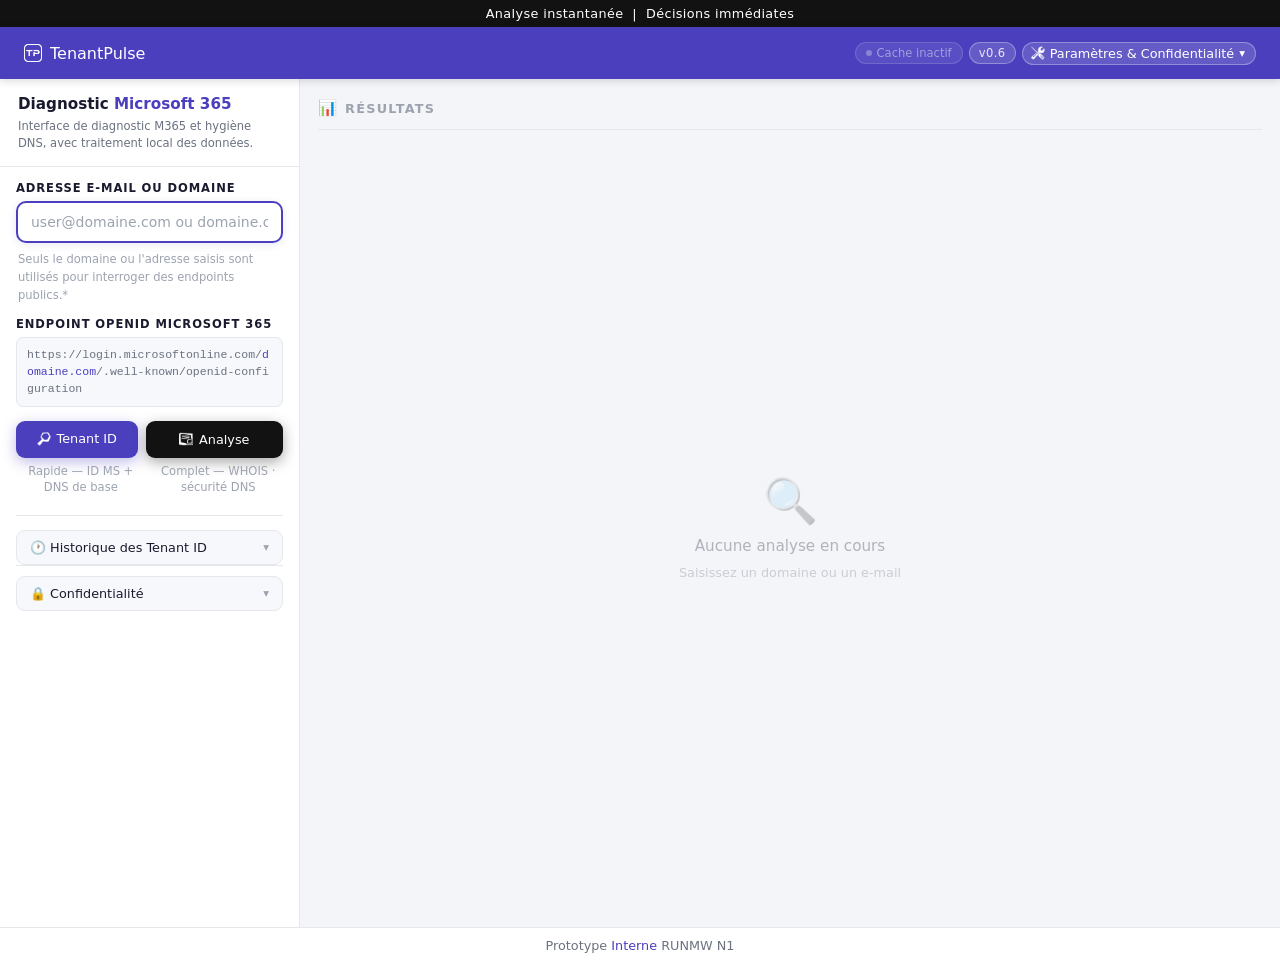
<file: index.html>
<!DOCTYPE html>
<html lang="fr" data-theme="light">
<head>
<meta charset="UTF-8">
<meta name="viewport" content="width=device-width, initial-scale=1.0">
<!--
  CSP : 'unsafe-inline' supprimé — le JS est externalisé dans tenantpulse.js.
  script-src 'self' est actif : seuls les scripts chargés depuis la même origine sont autorisés. "https://rdap..." non intéroger à supprimer
-->
<meta http-equiv="Content-Security-Policy" content="
  default-src 'self';
  script-src 'self';
  style-src 'self';
  img-src 'self' https://www.google.com https://*.gstatic.com data:;
  connect-src 'self'
    https://dns.google
    https://login.microsoftonline.com
    https://accounts.google.com
    https://rdap.org
    https://rdap.publicinterestregistry.org
    https://rdap.verisign.com
    https://rdap.nominet.uk
    https://rdap.nic.fr
    https://rdap.denic.de
    https://rdap.dns.be
    https://rdap.sidn.nl
    https://rdap.switch.ch
    https://rdap.nic.ch
    https://rdap.nic.it
    https://rdap.nic.es
    https://rdap.eu
    https://rdap.cira.ca
    https://rdap.auda.org.au
    https://rdap.centralnic.com
    https://rdap.donuts.co
    https://rdap.afilias.net
    https://rdap.identitydigital.services
    https://rdap.arin.net
    https://rdap.apnic.net
    https://rdap.lacnic.net
    https://rdap.afrinic.net
    https://rdap.ripe.net
    https://lookup.icann.org;
  font-src 'self';
  object-src 'none';
  base-uri 'self';
  form-action 'none';
">
<title>TenantPulse — v0.6</title>
<link rel="icon" type="image/png" href="assets/TP.png" id="favicon">

<link rel="stylesheet" href="tenantpulse.css">
<body>

<div class="confirm-modal-overlay" id="deleteConfirmModal">
  <div class="confirm-modal">
    <div class="confirm-modal-title">Désactiver l'historique</div>
    <div class="confirm-modal-desc">Des entrées sont présentes dans le cache local. Souhaitez-vous les supprimer ?</div>
    <div class="confirm-modal-actions">
      <button class="confirm-btn-delete" id="btnDisableDelete">🗑 Désactiver et supprimer les données</button>
      <button class="confirm-btn-keep"   id="btnDisableKeep">Désactiver sans supprimer</button>
      <button class="confirm-btn-cancel" id="btnDisableCancel">Annuler</button>
    </div>
  </div>
</div>

<div class="cache-clear-bar" id="cacheClearBar"><div class="cache-clear-bar-fill" id="cacheClearFill"></div></div>
<div class="topbar">Analyse instantanée &nbsp;|&nbsp; Décisions immédiates</div>

<nav>
  <a class="nav-logo" href="#">
    <img src="assets/TP.png" class="nav-logo-icon" alt="TenantPulse">
    TenantPulse
  </a>
  <div class="nav-right">
    <div class="cache-indicator state-inactive" id="cacheIndicator">
      <span class="cache-dot"></span>
      <span id="cacheIndicatorLabel">Cache inactif</span>
    </div>
    <div class="nav-badge">v0.6</div>
    <div class="nav-dropdown" id="mainDropdown">
      <button class="nav-drop-btn" id="mainDropBtn">
        <img src="assets/option.png" width="14" height="14" alt="" > Paramètres & Confidentialité <span class="drop-arrow">▾</span>
      </button>
      <div class="drop-menu" id="dropMenu">

        <!-- Apparence -->
        <button class="drop-section-btn open" data-drop-section>
          <span>🎨 Apparence</span><span class="ds-arrow">▾</span>
        </button>
        <div class="drop-section-body open">
          <div class="drop-toggle" id="toggleDarkBtn">
            <div class="drop-toggle-left">
              <span class="drop-toggle-icon">🎨</span>
              <span class="drop-toggle-label" id="darkLabel">Mode sombre</span>
            </div>
            <div class="drop-toggle-switch" id="darkSwitch"></div>
          </div>
        </div>

        <!-- Données -->
        <button class="drop-section-btn open" data-drop-section>
          <span>💾 Données</span><span class="ds-arrow">▾</span>
        </button>
        <div class="drop-section-body open">
          <div class="drop-toggle" id="toggleHistoryBtn">
            <div class="drop-toggle-left">
              <span class="drop-toggle-icon">🕐</span>
              <span class="drop-toggle-label">Historique des Tenant ID</span>
            </div>
            <div class="drop-toggle-switch" id="historyOptSwitch"></div>
          </div>
          <div class="drop-info-row">
            <span>ℹ️</span>
            <span>L'historique utilise le stockage local (localStorage) de votre navigateur. Aucune donnée n'est transmise à un serveur.</span>
          </div>
        </div>

        <!-- Indicateur de cache -->
        <button class="drop-section-btn" data-drop-section>
          <span>🔵 Indicateur de cache</span><span class="ds-arrow">▾</span>
        </button>
        <div class="drop-section-body">
          <div class="cache-legend">
            <div class="cache-legend-row"><span class="cache-legend-dot active"></span><span class="cache-legend-label"><strong>X entrée(s) en cache</strong> — historique activé et données présentes</span></div>
            <div class="cache-legend-row"><span class="cache-legend-dot inactive"></span><span class="cache-legend-label"><strong>Cache vide</strong> — activé, aucune entrée</span></div>
            <div class="cache-legend-row"><span class="cache-legend-dot inactive"></span><span class="cache-legend-label"><strong>Cache désactivé</strong> — désactivé, données encore présentes</span></div>
            <div class="cache-legend-row"><span class="cache-legend-dot inactive"></span><span class="cache-legend-label"><strong>Cache inactif</strong> — désactivé et aucune donnée</span></div>
            <div class="cache-legend-row"><span class="cache-legend-dot clearing"></span><span class="cache-legend-label"><strong>Suppression…</strong> — vidage en cours</span></div>
          </div>
        </div>

        <!-- APIs utilisées -->
        <button class="drop-section-btn" data-drop-section>
          <span>🌐 APIs utilisées</span><span class="ds-arrow">▾</span>
        </button>
        <div class="drop-section-body">
          <div class="proxy-row" data-proxy-key="dnsgoogle"><span class="proxy-row-icon">🌐</span><span class="proxy-row-title">dns.google</span><span class="proxy-row-chev">›</span></div>
          <div class="proxy-row" data-proxy-key="rdap"><span class="proxy-row-icon">🌐</span><span class="proxy-row-title">rdap.org</span><span class="proxy-row-chev">›</span></div>
          <div class="proxy-row" data-proxy-key="mslogin"><span class="proxy-row-icon">🔍</span><span class="proxy-row-title">login.microsoftonline.com</span><span class="proxy-row-chev">›</span></div>
          <div class="proxy-row" data-proxy-key="googleaccounts"><span class="proxy-row-icon">🔵</span><span class="proxy-row-title">accounts.google.com</span><span class="proxy-row-chev">›</span></div>
          <div class="drop-info-row"><span>✅</span><span>Requêtes directes vers APIs officielles Microsoft, Google DNS, Google Accounts et RDAP. Aucun proxy tiers. Aucune donnée stockée côté serveur.</span></div>
        </div>

        <!-- Stockage local -->
        <button class="drop-section-btn" data-drop-section>
          <span>🗄️ Stockage local</span><span class="ds-arrow">▾</span>
        </button>
        <div class="drop-section-body">
          <div class="proxy-row" id="btnShowStorage">
            <span class="proxy-row-icon">💾</span>
            <span class="proxy-row-title">Inspecter les données stockées</span>
            <span class="proxy-row-chev">›</span>
          </div>
        </div>

      </div>
    </div>
    <div class="proxy-detail-overlay" id="proxyOverlay">
      <div class="proxy-detail-panel" id="proxyDetailPanel">
        <div class="proxy-detail-back" id="proxyDetailBack">‹ Retour</div>
        <div class="proxy-detail-title" id="pdTitle"></div>
        <div class="proxy-detail-desc" id="pdDesc"></div>
        <div class="proxy-detail-url" id="pdUrl"></div>
      </div>
    </div>
  </div>
</nav>

<!-- Storage inspector modal -->
<div class="confirm-modal-overlay" id="storageModal">
  <div class="confirm-modal storage-modal" id="storageModalInner">
    <div>
      <div class="confirm-modal-title">💾 Données stockées localement</div><button class="panel-close" id="btnStorageClose">✕</button>
    </div>
    <div id="storageInspectorBody"></div>
    <div>
      <button class="confirm-btn-delete" id="btnClearAllStorage">🗑 Tout vider</button>
      <button class="confirm-btn-keep" id="btnStorageCloseFooter">Fermer</button>
    </div>
  </div>
</div>

<div class="app">
  <aside class="sidebar">
    <div class="sb-head">
      <h1>Diagnostic <span>Microsoft 365</span></h1>
      <p>Interface de diagnostic M365 et hygiène DNS, avec traitement local des données.</p>
    </div>
    <div class="sb-body">
      <label class="flabel">Adresse e-mail ou domaine</label>
      <div class="input-wrap">
        <input type="text" id="emailInput" placeholder="user@domaine.com ou domaine.com" autocomplete="off"/>
      </div>
      <p class="sb-privacy-note">Seuls le domaine ou l'adresse saisis sont utilisés pour interroger des endpoints publics.*</p>
      <label class="flabel">Endpoint OpenID Microsoft 365</label>
      <div class="ep-preview" id="endpointPreview">https://login.microsoftonline.com/<span class="domain">domaine.com</span>/.well-known/openid-configuration</div>
      <div class="btn-row">
        <button class="btn-go" id="checkBtnFast">
          <span id="btnFastText"><img src="assets/LOUPE.png" width="14" height="14" alt="">Tenant ID</span>
          <div class="spinner" id="spinnerFast"></div>
        </button>
        <button class="btn-full-analysis" id="checkBtnFull">
          <span id="btnFullText"><img src="assets/Analyse.png" width="14" height="14" alt="">Analyse</span>
          <div class="spinner-blue" id="spinnerFull"></div>
        </button>
      </div>
      <div class="btn-hints">
        <div class="btn-hint">Rapide — ID MS + DNS de base</div>
        <div class="btn-hint">Complet — WHOIS · sécurité DNS</div>
      </div>
      <button class="btn-export" id="exportBtn">📋 Copier le rapport</button>
      <div class="prog-list" id="progList">
        <div class="p-step" id="step-ms"><span class="p-step-icon"><img src="assets/Microsoft.png" width="14" height="14" alt="Microsoft"></span><span class="p-step-label">Microsoft 365…</span><button class="p-step-cancel" data-step="ms">✕ Annuler</button><button class="p-step-retry" data-step="ms">↺ Relancer</button></div>
        <div class="p-step" id="step-google"><span class="p-step-icon">🔵</span><span class="p-step-label">Google Workspace…</span><button class="p-step-cancel" data-step="google">✕ Annuler</button><button class="p-step-retry" data-step="google">↺ Relancer</button></div>
        <div class="p-step" id="step-dns"><span class="p-step-icon">🌐</span><span class="p-step-label">DNS…</span><button class="p-step-cancel" data-step="dns">✕ Annuler</button><button class="p-step-retry" data-step="dns">↺ Relancer</button></div>
        <div class="p-step" id="step-health"><span class="p-step-icon">🛡️</span><span class="p-step-label">Sécurité…</span><button class="p-step-cancel" data-step="health">✕ Annuler</button><button class="p-step-retry" data-step="health">↺ Relancer</button></div>
        <div class="p-step" id="step-others"><span class="p-step-icon">🔍</span><span class="p-step-label">Autres services…</span><button class="p-step-cancel" data-step="others">✕ Annuler</button><button class="p-step-retry" data-step="others">↺ Relancer</button></div>
        <div class="p-step" id="step-host"><span class="p-step-icon">🏠</span><span class="p-step-label">Hébergeur…</span><button class="p-step-cancel" data-step="host">✕ Annuler</button><button class="p-step-retry" data-step="host">↺ Relancer</button></div>
      </div>
      <div class="err-box" id="errBox"></div>

      <div class="msa-check-block">
        <button class="collapsible-btn" id="btnHistoryToggle">
          <span>🕐 Historique des Tenant ID</span>
          <span class="coll-arrow" id="historyArrow">▾</span>
        </button>
        <div class="collapsible-body" id="historyBody">
          <div id="historyList"><div class="history-empty">Aucune analyse effectuée</div></div>
          <button class="btn-clear-history" id="btnClearHistory">🗑 Effacer l'historique</button>
        </div>
      </div>

      <div class="privacy-block">
        <button class="collapsible-btn" id="btnPrivacyToggle">
          <span>🔒 Confidentialité</span>
          <span class="coll-arrow" id="privacyArrow">▾</span>
        </button>
        <div class="collapsible-body" id="privacyBody">
          <div class="privacy-body">
            <p class="privacy-intro">Cet outil effectue des requêtes <strong>directement depuis votre navigateur</strong> vers des APIs publiques. Aucun serveur intermédiaire ne reçoit ou ne conserve vos données.</p>
            <div>
              <div class="privacy-section-lbl">APIs contactées lors d'une analyse</div>
              <div class="privacy-api-list">
                <div class="privacy-api-item"><span class="privacy-api-item-icon">🌐</span><span class="privacy-api-item-name">dns.google</span><span class="privacy-api-item-tag">DNS</span></div>
                <div class="privacy-api-item"><span class="privacy-api-item-icon">🔍</span><span class="privacy-api-item-name">login.microsoftonline.com</span><span class="privacy-api-item-tag">Microsoft</span></div>
                <div class="privacy-api-item"><span class="privacy-api-item-icon">🔵</span><span class="privacy-api-item-name">accounts.google.com</span><span class="privacy-api-item-tag">Google</span></div>
                <div class="privacy-api-item"><span class="privacy-api-item-icon">🌐</span><span class="privacy-api-item-name">rdap.org</span><span class="privacy-api-item-tag">WHOIS</span></div>
              </div>
            </div>
            <div>
              <div class="privacy-section-lbl">Ressources chargées lors d'une analyse</div>
              <div class="privacy-api-list">
                <div class="privacy-api-item"><span class="privacy-api-item-icon">🖼️</span><span class="privacy-api-item-name">google.com/s2/favicons</span><span class="privacy-api-item-tag">Icônes</span></div>
              </div>
            </div>
            <div class="privacy-storage-row">
              <span class="privacy-storage-icon">💾</span>
              <span>Aucun stockage par défaut. L'historique (optionnel) utilise uniquement le <strong>localStorage</strong> de votre navigateur — jamais transmis.</span>
            </div>
            <button class="privacy-cta" id="btnPrivacyCta">
              ⚙️ Détail de chaque connexion dans Paramètres & Confidentialité
            </button>
          </div>
        </div>
      </div>
    </div>
  </aside>

  <main class="center" id="centerCol">
    <div class="col-header">
      <span class="col-header-icon">📊</span>
      <span class="col-header-title">Résultats</span>
    </div>
    <div class="empty-state">
      <div class="empty-state-icon">🔍</div>
      <div class="empty-state-title">Aucune analyse en cours</div>
      <div class="empty-state-sub">Saisissez un domaine ou un e-mail</div>
    </div>
  </main>

  <aside class="detail-panel" id="detailPanel">
    <div class="panel-head">
      <span class="panel-title" id="panelTitle">Détails</span>
      <button class="panel-close" id="btnPanelClose">✕</button>
    </div>
    <div class="panel-body" id="panelBody"></div>
  </aside>
</div>

<footer><div class="powered">Prototype <span> Interne</span> RUNMW N1</div></footer>

<!--
  Le JS est externalisé dans tenantpulse.js — script-src 'self' est actif.
-->
<script src="tenantpulse.js" defer></script>
<div class="conf-tooltip" id="confTooltip"></div>
</body>
</html>
</file>
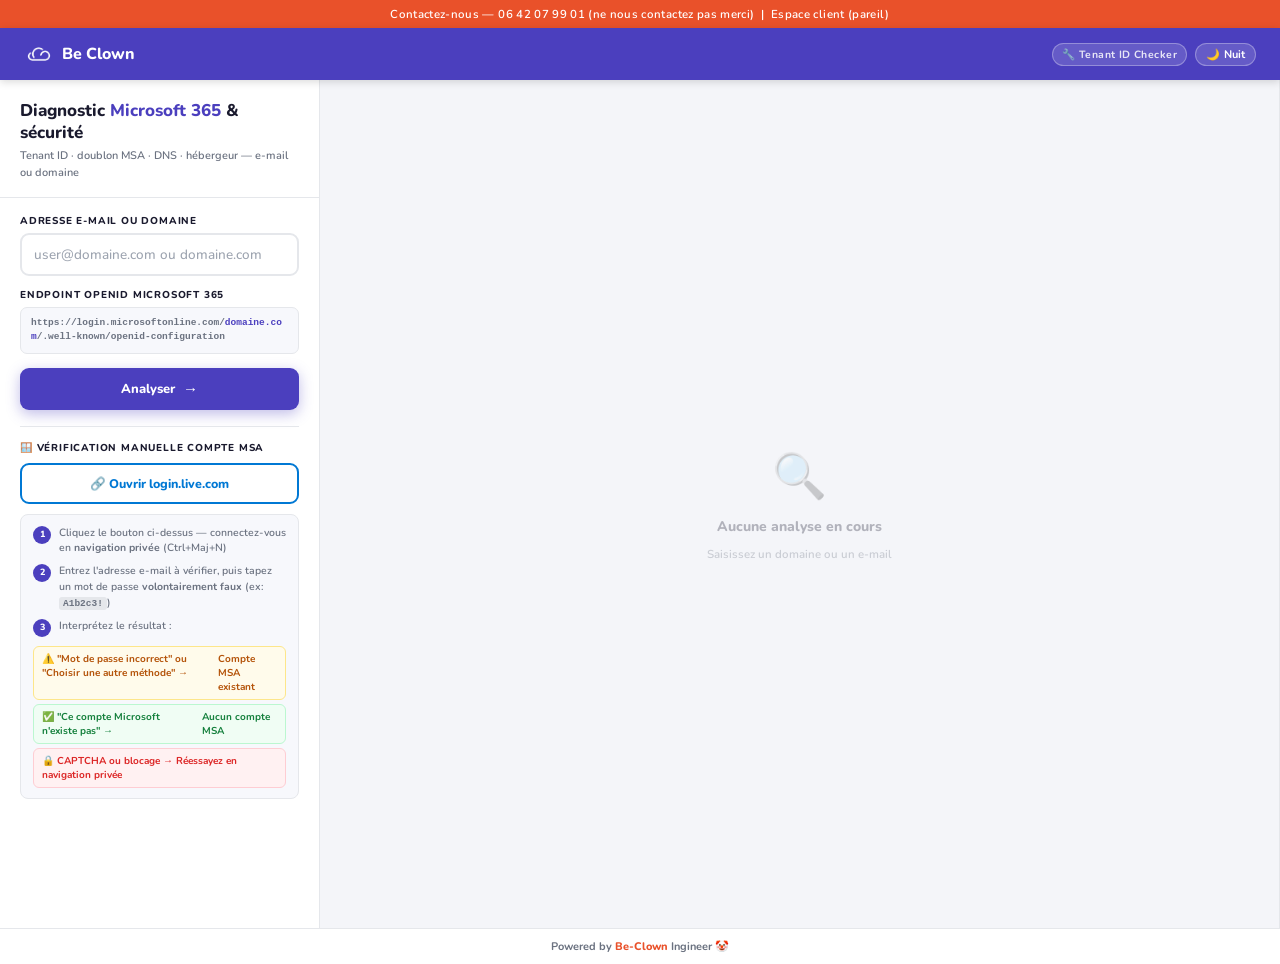
<file: index2.html>
<!DOCTYPE html>
<html lang="fr" data-theme="light">
<head>
<meta charset="UTF-8">
<meta name="viewport" content="width=device-width, initial-scale=1.0">
<title>Diagnostic Microsoft 365 — Be Clown</title>
<style>
@import url('https://fonts.googleapis.com/css2?family=Nunito:wght@400;600;700;800&display=swap');
*,*::before,*::after{box-sizing:border-box;margin:0;padding:0}
 
:root{
  --orange:#e9512a;
  --blue:#4B3FBE;
  --blue-dark:#3730A3;
  --ms:#0078d4;
  --google:#4285F4;
  --bg:#f4f5f9;
  --surface:#ffffff;
  --border:#e5e7eb;
  --text:#1a1a2e;
  --soft:#6b7280;
  --muted:#9ca3af;
  --row:#f7f8fc;
  --acc-hover:#fafbff;
  --step-bg:#f7f8fc;
  --panel-w:420px;
}
[data-theme="dark"]{
  --bg:#383630;
  --surface:#2e2c2a;
  --border:#4a4845;
  --text:#f0ede8;
  --soft:#b0ada8;
  --muted:#7a7874;
  --row:#333230;
  --acc-hover:#333230;
  --step-bg:#333230;
}
 
body{background:var(--bg);font-family:'Nunito',sans-serif;color:var(--text);min-height:100vh;display:flex;flex-direction:column;transition:background .25s,color .25s}
 
/* NAV — topbar orange, nav blue */
.topbar{background:#e9512a!important;color:#fff;text-align:center;font-size:11.5px;font-weight:600;padding:6px 20px;letter-spacing:.03em}
nav{background:#4B3FBE!important;padding:0 24px;height:52px;display:flex;align-items:center;justify-content:space-between;position:sticky;top:0;z-index:300;box-shadow:0 2px 8px rgba(0,0,0,.15)}
.nav-logo{display:flex;align-items:center;gap:8px;font-size:16px;font-weight:800;color:#fff;text-decoration:none}
.nav-logo img{width:30px;height:30px;object-fit:contain;filter:brightness(0) invert(1);}
.nav-right{display:flex;align-items:center;gap:8px}
.nav-badge{font-size:10.5px;font-weight:700;color:rgba(255,255,255,.85);background:rgba(255,255,255,.15);border:1.5px solid rgba(255,255,255,.3);padding:3px 9px;border-radius:20px;letter-spacing:.04em}
.dark-toggle{background:rgba(255,255,255,.15);border:1.5px solid rgba(255,255,255,.3);border-radius:20px;padding:3px 10px;cursor:pointer;font-size:11px;font-weight:700;color:#fff;font-family:'Nunito',sans-serif;display:flex;align-items:center;gap:4px;transition:background .15s}
.dark-toggle:hover{background:rgba(255,255,255,.25)}
 
/* 3-COLUMN LAYOUT */
.app{flex:1;display:flex;min-height:0}
 
/* LEFT — search sidebar */
.sidebar{width:320px;flex-shrink:0;background:var(--surface);border-right:1px solid var(--border);display:flex;flex-direction:column;position:sticky;top:52px;height:calc(100vh - 52px);overflow-y:auto;transition:background .25s}
.sb-head{padding:20px 20px 16px;border-bottom:1px solid var(--border)}
.sb-head h1{font-size:17px;font-weight:800;color:var(--text);line-height:1.3;margin-bottom:4px}
.sb-head h1 span{color:var(--blue)}
[data-theme="dark"] .sb-head h1 span{color:#8b80f8}
.sb-head p{font-size:11px;color:var(--soft);font-weight:600;line-height:1.5}
.sb-body{padding:16px 20px;flex:1}
.flabel{display:block;font-size:10px;font-weight:800;color:var(--text);text-transform:uppercase;letter-spacing:.08em;margin-bottom:5px}
.input-wrap{margin-bottom:12px}
.input-wrap input{width:100%;border:2px solid var(--border);border-radius:9px;padding:10px 12px;font-family:'Nunito',sans-serif;font-size:13.5px;font-weight:600;color:var(--text);outline:none;transition:border-color .2s,box-shadow .2s,background .25s;background:var(--surface)}
.input-wrap input:focus{border-color:var(--blue);box-shadow:0 0 0 3px rgba(75,63,190,.1)}
input::placeholder{color:var(--muted);font-weight:500}
.ep-preview{background:var(--row);border:1.5px solid var(--border);border-radius:7px;padding:8px 10px;font-size:9.5px;font-weight:600;color:var(--soft);word-break:break-all;margin-bottom:14px;font-family:'Courier New',monospace;line-height:1.5;transition:background .25s}
.ep-preview .domain{color:var(--blue);font-weight:800}
[data-theme="dark"] .ep-preview .domain{color:#8b80f8}
.btn-go{width:100%;padding:11px;background:var(--blue);border:none;border-radius:9px;font-family:'Nunito',sans-serif;font-size:13px;font-weight:800;color:#fff;cursor:pointer;transition:background .2s,transform .1s,box-shadow .2s;display:flex;align-items:center;justify-content:center;gap:8px;box-shadow:0 4px 14px rgba(75,63,190,.35)}
.btn-go:hover{background:var(--blue-dark);box-shadow:0 6px 20px rgba(75,63,190,.45)}
.btn-go:active{transform:scale(.99)}
.btn-go:disabled{opacity:.55;cursor:not-allowed;box-shadow:none}
.btn-arrow{font-size:15px;transition:transform .2s}
.btn-go:hover .btn-arrow{transform:translateX(4px)}
.spinner{display:none;width:14px;height:14px;border:2.5px solid rgba(255,255,255,.3);border-top-color:#fff;border-radius:50%;animation:spin .7s linear infinite}
@keyframes spin{to{transform:rotate(360deg)}}
 
.prog-list{margin-top:12px;display:none;flex-direction:column;gap:4px}
.p-step{display:flex;align-items:center;gap:7px;font-size:10.5px;font-weight:700;color:var(--soft);padding:5px 8px;border-radius:6px;background:var(--step-bg);border:1.5px solid var(--border);transition:all .2s}
.p-step.active{color:var(--blue);border-color:#c7d2fe;background:#eef2ff}
.p-step.done{color:#16a34a;border-color:#bbf7d0;background:#f0fdf4}
.p-step.fail{color:var(--muted);text-decoration:line-through;opacity:.6}
[data-theme="dark"] .p-step.active{background:#2a2860;border-color:#5b52cc;color:#a5b4fc}
[data-theme="dark"] .p-step.done{background:#1a2e1a;border-color:#4a7c4a;color:#86efac}
.p-step-icon{font-size:11px;flex-shrink:0}
.err-box{margin-top:10px;background:#fff1f2;border:1.5px solid #fecdd3;border-radius:7px;padding:9px 12px;font-size:11.5px;font-weight:700;color:#dc2626;display:none}
[data-theme="dark"] .err-box{background:#2d1515;border-color:#7f1d1d;color:#fca5a5}
 
/* CENTER — results */
.center{flex:1;padding:24px 20px;overflow-y:auto;display:flex;flex-direction:column;gap:14px;min-height:calc(100vh - 52px)}
 
.empty-state{flex:1;display:flex;flex-direction:column;align-items:center;justify-content:center;gap:10px;opacity:.3;padding:60px 0}
.empty-state-icon{font-size:44px}
.empty-state-title{font-size:14px;font-weight:800;color:var(--text)}
.empty-state-sub{font-size:11.5px;font-weight:600;color:var(--soft)}
 
/* TENANT HERO */
.tenant-hero{background:linear-gradient(135deg,#3730A3 0%,#4B3FBE 55%,#6d5ce8 100%);border-radius:14px;padding:22px 26px 18px;position:relative;overflow:hidden;box-shadow:0 6px 28px rgba(75,63,190,.25);cursor:default}
.tenant-hero::after{content:'🪟';position:absolute;right:16px;top:50%;transform:translateY(-50%);font-size:72px;opacity:.06;pointer-events:none}
.hero-label{font-size:9px;font-weight:800;text-transform:uppercase;letter-spacing:.18em;color:rgba(255,255,255,.55);margin-bottom:8px}
.hero-guid{font-size:19px;font-weight:800;color:#fff;word-break:break-all;letter-spacing:.015em;display:flex;align-items:center;gap:12px;flex-wrap:wrap;text-shadow:0 1px 6px rgba(0,0,0,.18);margin-bottom:6px}
.hero-copy-btn{background:rgba(255,255,255,.14);border:1.5px solid rgba(255,255,255,.32);border-radius:6px;color:#fff;font-size:10.5px;font-weight:700;font-family:'Nunito',sans-serif;padding:4px 12px;cursor:pointer;white-space:nowrap;transition:all .15s;flex-shrink:0}
.hero-copy-btn:hover{background:rgba(255,255,255,.26)}
.hero-copy-btn.copied{background:rgba(22,163,74,.28);border-color:#86efac;color:#86efac}
.hero-domain{font-size:11px;font-weight:700;color:rgba(255,255,255,.45);letter-spacing:.03em}
.hero-none{font-size:13px;font-weight:700;color:rgba(255,255,255,.55);font-style:italic;margin-bottom:6px}
.dup-alert{display:flex;align-items:flex-start;gap:9px;margin-top:12px;padding:10px 12px;border-radius:8px}
.dup-alert.warn{background:rgba(251,191,36,.16);border:1.5px solid rgba(251,191,36,.45)}
.dup-alert.ok{background:rgba(34,197,94,.12);border:1.5px solid rgba(34,197,94,.3)}
.dup-alert.info{background:rgba(56,189,248,.12);border:1.5px solid rgba(56,189,248,.4)}
.dup-icon{font-size:13px;flex-shrink:0;margin-top:1px}
.dup-body{flex:1}
.dup-title{font-size:11px;font-weight:800;margin-bottom:2px}
.dup-alert.warn .dup-title{color:#fef3c7}
.dup-alert.ok .dup-title{color:#bbf7d0}
.dup-alert.info .dup-title{color:#bae6fd}
.dup-desc{font-size:10px;font-weight:600;color:rgba(255,255,255,.6);line-height:1.5}
 
/* PILLS */
.pills-block{display:flex;flex-direction:column;gap:6px}
.pills-label{font-size:9.5px;font-weight:700;text-transform:uppercase;letter-spacing:.1em;color:var(--muted)}
.pills-row{display:flex;flex-wrap:wrap;gap:5px}
.pill{display:inline-flex;align-items:center;gap:4px;font-size:10.5px;font-weight:700;padding:3px 9px;border-radius:20px;border:1.5px solid;white-space:nowrap}
.pill.on{background:#f0fdf4;color:#15803d;border-color:#bbf7d0}
.pill.off{background:var(--row);color:var(--muted);border-color:var(--border);font-weight:600}
[data-theme="dark"] .pill.on{background:#1a2e1a;color:#86efac;border-color:#4a7c4a}
 
/* RESULT CARDS (center column) */
.result-card{background:var(--surface);border:1.5px solid var(--border);border-radius:11px;overflow:hidden;cursor:pointer;transition:border-color .2s,box-shadow .2s,background .25s;user-select:none}
.result-card:hover{border-color:#c7d2fe;box-shadow:0 2px 12px rgba(75,63,190,.1)}
.result-card.selected{border-color:var(--blue);box-shadow:0 0 0 2px rgba(75,63,190,.2)}
.result-card.sel-google{border-color:var(--google);box-shadow:0 0 0 2px rgba(66,133,244,.2)}
.result-card.sel-health{border-color:#10b981;box-shadow:0 0 0 2px rgba(16,185,129,.2)}
.result-card.sel-host{border-color:#ec4899;box-shadow:0 0 0 2px rgba(236,72,153,.2)}
.result-card.sel-dns{border-color:#6b7280;box-shadow:0 0 0 2px rgba(107,114,128,.2)}
 
.card-row{display:flex;align-items:center;justify-content:space-between;padding:12px 14px;gap:10px}
.card-left{display:flex;align-items:center;gap:10px;flex:1;min-width:0}
.card-icon-wrap{width:34px;height:34px;border-radius:8px;display:flex;align-items:center;justify-content:center;flex-shrink:0;font-size:16px}
.card-icon-wrap.ms-clr{background:#eff6ff}
.card-icon-wrap.gg-clr{background:#fef9c3}
.card-icon-wrap.hl-clr{background:#f0fdf4}
.card-icon-wrap.hs-clr{background:#fce7f3}
.card-icon-wrap.dn-clr{background:#f9fafb}
[data-theme="dark"] .card-icon-wrap.ms-clr{background:#1a2040}
[data-theme="dark"] .card-icon-wrap.gg-clr{background:#1e1a00}
[data-theme="dark"] .card-icon-wrap.hl-clr{background:#0d1f0d}
[data-theme="dark"] .card-icon-wrap.hs-clr{background:#1f0d14}
[data-theme="dark"] .card-icon-wrap.dn-clr{background:var(--row)}
.card-title{font-size:12.5px;font-weight:800;color:var(--text)}
.card-sub{font-size:10px;font-weight:600;color:var(--soft);margin-top:1px}
.card-badge{font-size:9.5px;font-weight:800;padding:2px 8px;border-radius:20px;white-space:nowrap;flex-shrink:0}
.card-badge.ms-b{background:#e0e7ff;color:var(--blue)}
.card-badge.gg-b{background:#fef3c7;color:#b45309}
.card-badge.hl-b{background:#dcfce7;color:#15803d}
.card-badge.hs-b{background:#fce7f3;color:#be185d}
.card-badge.dn-b{background:var(--row);color:var(--soft);border:1px solid var(--border)}
[data-theme="dark"] .card-badge.ms-b{background:#2a2860;color:#a5b4fc}
[data-theme="dark"] .card-badge.gg-b{background:#2a2010;color:#fcd34d}
[data-theme="dark"] .card-badge.hl-b{background:#1a2e1a;color:#86efac}
[data-theme="dark"] .card-badge.hs-b{background:#2d1520;color:#f9a8d4}
[data-theme="dark"] .card-badge.dn-b{background:var(--row);color:var(--soft)}
.card-chevron{font-size:10px;color:var(--muted);transition:transform .2s}
.result-card.selected .card-chevron,.result-card.sel-google .card-chevron,.result-card.sel-health .card-chevron,.result-card.sel-host .card-chevron,.result-card.sel-dns .card-chevron{transform:rotate(90deg)}
 
/* MS card SVG logo */
.ms-logo svg,.gg-logo svg{width:20px;height:20px}
 
/* RIGHT PANEL — detail drawer */
.detail-panel{width:0;flex-shrink:0;overflow:hidden;transition:width .28s cubic-bezier(.4,0,.2,1);background:var(--surface);border-left:1px solid var(--border);position:sticky;top:52px;height:calc(100vh - 52px);display:flex;flex-direction:column;transition:width .28s cubic-bezier(.4,0,.2,1),background .25s}
.detail-panel.open{width:var(--panel-w)}
.panel-head{padding:14px 16px 12px;border-bottom:1px solid var(--border);display:flex;align-items:center;justify-content:space-between;gap:10px;flex-shrink:0}
.panel-title{font-size:13px;font-weight:800;color:var(--text);white-space:nowrap;overflow:hidden;text-overflow:ellipsis}
.panel-close{background:none;border:none;cursor:pointer;font-size:16px;color:var(--muted);padding:2px 6px;border-radius:5px;transition:background .15s}
.panel-close:hover{background:var(--row)}
.panel-body{flex:1;overflow-y:auto;padding:14px 16px 20px;display:flex;flex-direction:column;gap:10px;min-width:var(--panel-w)}
 
/* DATA ROWS inside panel */
.d-row{background:var(--row);border:1.5px solid var(--border);border-radius:7px;padding:9px 11px;transition:background .25s}
.d-row.hi-google{border-color:#bfdbfe;background:#fffbeb}
[data-theme="dark"] .d-row.hi-google{background:#1e1a00;border-color:#92781a}
.d-label{font-size:9px;font-weight:800;color:var(--soft);text-transform:uppercase;letter-spacing:.09em;margin-bottom:3px}
.d-value{font-size:11.5px;font-weight:700;color:var(--text);word-break:break-all;display:flex;align-items:center;gap:8px;flex-wrap:wrap}
.copy-btn{background:var(--surface);border:1.5px solid var(--border);border-radius:5px;color:var(--soft);font-size:9px;font-weight:700;font-family:'Nunito',sans-serif;padding:2px 7px;cursor:pointer;white-space:nowrap;transition:all .15s;flex-shrink:0}
.copy-btn:hover{border-color:var(--orange);color:var(--orange)}
.copy-btn.copied{border-color:#16a34a;color:#16a34a}
 
/* HOST SUMMARY */
.host-summary{display:flex;align-items:center;gap:12px;padding:12px 13px;border-radius:9px;background:var(--row);border:1.5px solid var(--border)}
.host-logo{width:36px;height:36px;border-radius:8px;background:linear-gradient(135deg,#f9a8d4,#c084fc);display:flex;align-items:center;justify-content:center;font-size:17px;flex-shrink:0}
.host-name{font-size:13.5px;font-weight:800;color:var(--text)}
.host-sub{font-size:10px;font-weight:600;color:var(--soft);margin-top:2px}
 
/* HEALTH */
.score-block{display:flex;align-items:center;gap:14px;padding:12px 13px;border-radius:9px;border:1.5px solid var(--border);margin-bottom:2px}
.score-ring{position:relative;width:52px;height:52px;flex-shrink:0}
.score-ring svg{width:52px;height:52px;transform:rotate(-90deg)}
.score-ring .trk{fill:none;stroke:var(--border);stroke-width:5}
.score-ring .fll{fill:none;stroke-width:5;stroke-linecap:round;transition:stroke-dashoffset .9s ease}
.score-ring .lbl{position:absolute;top:50%;left:50%;transform:translate(-50%,-50%);font-size:12px;font-weight:800;color:var(--text)}
.score-info{flex:1}
.score-title{font-size:12.5px;font-weight:800;margin-bottom:2px}
.score-desc{font-size:10px;font-weight:600;color:var(--soft);line-height:1.4}
.hc-list{display:flex;flex-direction:column;gap:6px}
.hc-item{display:flex;align-items:flex-start;gap:8px;padding:9px 11px;border-radius:7px;border:1.5px solid}
.hc-item.ok{background:#f0fdf4;border-color:#bbf7d0}
.hc-item.warn{background:#fffbeb;border-color:#fde68a}
.hc-item.error{background:#fff1f2;border-color:#fecdd3}
.hc-item.info{background:#f0f9ff;border-color:#bae6fd}
[data-theme="dark"] .hc-item.ok{background:#1a2e1a;border-color:#4a7c4a}
[data-theme="dark"] .hc-item.warn{background:#2a2010;border-color:#92781a}
[data-theme="dark"] .hc-item.error{background:#2d1515;border-color:#7f1d1d}
[data-theme="dark"] .hc-item.info{background:#0d2030;border-color:#1e5a7a}
.hc-icon{font-size:13px;flex-shrink:0;margin-top:1px}
.hc-body{flex:1;min-width:0}
.hc-title{font-size:11px;font-weight:800;margin-bottom:2px}
.hc-item.ok .hc-title{color:#15803d}
.hc-item.warn .hc-title{color:#b45309}
.hc-item.error .hc-title{color:#dc2626}
.hc-item.info .hc-title{color:#0369a1}
[data-theme="dark"] .hc-item.ok .hc-title{color:#86efac}
[data-theme="dark"] .hc-item.warn .hc-title{color:#fcd34d}
[data-theme="dark"] .hc-item.error .hc-title{color:#fca5a5}
[data-theme="dark"] .hc-item.info .hc-title{color:#7dd3fc}
.hc-desc{font-size:10px;font-weight:600;color:var(--soft);line-height:1.5;word-break:break-all}
.ext-link{display:flex;align-items:center;gap:7px;padding:9px 11px;background:var(--row);border:1.5px solid #c7d2fe;border-radius:7px;font-size:10.5px;font-weight:700;color:var(--blue);text-decoration:none;transition:background .15s}
.ext-link:hover{background:#eef2ff}
[data-theme="dark"] .ext-link{border-color:#3a3580;color:#a5b4fc}
[data-theme="dark"] .ext-link:hover{background:#2a2860}
 
/* FOOTER */
footer{background:var(--surface);border-top:1px solid var(--border);padding:10px 24px;display:flex;align-items:center;justify-content:center;transition:background .25s}
.powered{font-size:11px;font-weight:700;color:var(--soft)}
.powered span{color:var(--orange);font-weight:800}
 
@media(max-width:768px){
  .app{flex-direction:column}
  .sidebar{
    width:100%;height:auto;position:static;
    border-right:none;border-bottom:1px solid var(--border);
  }
  .center{padding:16px 12px;gap:10px}
  .detail-panel{
    width:100%!important;height:auto;position:static;
    border-left:none;border-top:1px solid var(--border);
  }
  .detail-panel.open{display:flex;flex-direction:column}
  .tenant-hero{padding:18px 16px 14px}
  .hero-guid{font-size:15px}
  nav{padding:0 16px}
  .nav-badge{display:none}
}
 
/* MSA manual check block */
.msa-check-block{margin-top:16px;border-top:1px solid var(--border);padding-top:14px}
.msa-check-title{font-size:10px;font-weight:800;text-transform:uppercase;letter-spacing:.08em;color:var(--text);margin-bottom:8px}
.btn-msa{width:100%;padding:10px;background:transparent;border:2px solid var(--ms);border-radius:9px;font-family:'Nunito',sans-serif;font-size:12.5px;font-weight:800;color:var(--ms);cursor:pointer;display:flex;align-items:center;justify-content:center;gap:7px;transition:all .2s;text-decoration:none}
.btn-msa:hover{background:var(--ms);color:#fff}
[data-theme="dark"] .btn-msa{border-color:#3b82f6;color:#3b82f6}
[data-theme="dark"] .btn-msa:hover{background:#3b82f6;color:#fff}
.msa-procedure{margin-top:10px;background:var(--row);border:1.5px solid var(--border);border-radius:8px;padding:10px 12px;display:flex;flex-direction:column;gap:7px}
.msa-step{display:flex;align-items:flex-start;gap:8px;font-size:10.5px;font-weight:600;color:var(--soft);line-height:1.5}
.msa-step-num{width:18px;height:18px;border-radius:50%;background:var(--blue);color:#fff;font-size:9px;font-weight:800;display:flex;align-items:center;justify-content:center;flex-shrink:0;margin-top:1px}
.msa-result{display:flex;flex-direction:column;gap:4px;margin-top:2px}
.msa-result-row{display:flex;align-items:flex-start;gap:6px;font-size:10px;font-weight:700;padding:5px 8px;border-radius:6px;border:1.5px solid}
.msa-result-row.ok{background:#f0fdf4;border-color:#bbf7d0;color:#15803d}
.msa-result-row.warn{background:#fffbeb;border-color:#fde68a;color:#b45309}
.msa-result-row.err{background:#fff1f2;border-color:#fecdd3;color:#dc2626}
[data-theme="dark"] .msa-result-row.ok{background:#1a2e1a;border-color:#4a7c4a;color:#86efac}
[data-theme="dark"] .msa-result-row.warn{background:#2a2010;border-color:#92781a;color:#fcd34d}
[data-theme="dark"] .msa-result-row.err{background:#2d1515;border-color:#7f1d1d;color:#fca5a5}
</style>
</head>
<body>
 
<div class="topbar">Contactez-nous — 06 42 07 99 01 (ne nous contactez pas merci) &nbsp;|&nbsp; Espace client (pareil)</div>
 
<nav>
  <div class="nav-logo">
    <img id="navLogo" alt="Be Clown">
    Be Clown
  </div>
  <div class="nav-right">
    <div class="nav-badge">🔧 Tenant ID Checker</div>
    <button class="dark-toggle" onclick="toggleDark()"><span id="darkIcon">🌙</span><span id="darkLabel">Nuit</span></button>
  </div>
</nav>
 
<div class="app">
 
  <!-- LEFT -->
  <aside class="sidebar">
    <div class="sb-head">
      <h1>Diagnostic <span>Microsoft 365</span> & sécurité</h1>
      <p>Tenant ID · doublon MSA · DNS · hébergeur — e-mail ou domaine</p>
    </div>
    <div class="sb-body">
      <label class="flabel">Adresse e-mail ou domaine</label>
      <div class="input-wrap">
        <input type="text" id="emailInput" placeholder="user@domaine.com ou domaine.com" autocomplete="off"/>
      </div>
      <label class="flabel">Endpoint OpenID Microsoft 365</label>
      <div class="ep-preview" id="endpointPreview">https://login.microsoftonline.com/<span class="domain">domaine.com</span>/.well-known/openid-configuration</div>
      <button class="btn-go" id="checkBtn" onclick="checkTenant()">
        <span id="btnText">Analyser</span>
        <span class="btn-arrow" id="btnArrow">→</span>
        <div class="spinner" id="spinner"></div>
      </button>
      <div class="prog-list" id="progList">
        <div class="p-step" id="step-ms"><span class="p-step-icon">🪟</span><span>Microsoft 365…</span></div>
        <div class="p-step" id="step-google"><span class="p-step-icon">🔵</span><span>Google Workspace…</span></div>
        <div class="p-step" id="step-dns"><span class="p-step-icon">🌐</span><span>DNS…</span></div>
        <div class="p-step" id="step-health"><span class="p-step-icon">🛡️</span><span>Sécurité…</span></div>
        <div class="p-step" id="step-others"><span class="p-step-icon">🔍</span><span>Autres services…</span></div>
        <div class="p-step" id="step-dup"><span class="p-step-icon">⚠️</span><span>Doublon MSA…</span></div>
        <div class="p-step" id="step-host"><span class="p-step-icon">🏠</span><span>Hébergeur…</span></div>
      </div>
      <div class="err-box" id="errBox"></div>
 
      <!-- MSA manual check -->
      <div class="msa-check-block">
        <div class="msa-check-title">🪟 Vérification manuelle compte MSA</div>
        <a id="btnMsa" href="https://login.live.com/login.srf" target="_blank" rel="noopener" class="btn-msa">
          🔗 Ouvrir login.live.com
        </a>
        <div class="msa-procedure">
          <div class="msa-step">
            <div class="msa-step-num">1</div>
            <span>Cliquez le bouton ci-dessus — connectez-vous en <strong>navigation privée</strong> (Ctrl+Maj+N)</span>
          </div>
          <div class="msa-step">
            <div class="msa-step-num">2</div>
            <span>Entrez l'adresse e-mail à vérifier, puis tapez un mot de passe <strong>volontairement faux</strong> (ex: <code style="background:var(--border);padding:1px 4px;border-radius:3px;font-size:9.5px">A1b2c3!</code>)</span>
          </div>
          <div class="msa-step">
            <div class="msa-step-num">3</div>
            <span>Interprétez le résultat :</span>
          </div>
          <div class="msa-result">
            <div class="msa-result-row warn">⚠️ "Mot de passe incorrect" ou "Choisir une autre méthode" → <strong>Compte MSA existant</strong></div>
            <div class="msa-result-row ok">✅ "Ce compte Microsoft n'existe pas" → <strong>Aucun compte MSA</strong></div>
            <div class="msa-result-row err">🔒 CAPTCHA ou blocage → Réessayez en navigation privée</div>
          </div>
        </div>
      </div>
    </div>
  </aside>
 
  <!-- CENTER -->
  <main class="center" id="centerCol">
    <div class="empty-state">
      <div class="empty-state-icon">🔍</div>
      <div class="empty-state-title">Aucune analyse en cours</div>
      <div class="empty-state-sub">Saisissez un domaine ou un e-mail</div>
    </div>
  </main>
 
  <!-- RIGHT PANEL -->
  <aside class="detail-panel" id="detailPanel">
    <div class="panel-head">
      <span class="panel-title" id="panelTitle">Détails</span>
      <button class="panel-close" onclick="closePanel()">✕</button>
    </div>
    <div class="panel-body" id="panelBody"></div>
  </aside>
 
</div>
 
<footer><div class="powered">Powered by <span>Be-Clown</span> Ingineer 🤡</div></footer>
 
<script>
// inject logo
(function(){
  const LOGO_B64 = 'iVBORw0KGgoAAAANSUhEUgAAAk8AAAJPCAYAAABlxzBuAAEAAElEQVR4nOz9abAs6Znfh/2e930zaznb3Xrfu9FodKOBxj4ABpgZgDPD2URyyBElU6IpSrIUDDoc1gfbsmwr7LC/WOEIBW2HQ7bFRaJM0jRpjoYezpAazQpyFgDd2Jfegd6Xu5ytqjLzfd/HH97Mqjrn3tvovhfAnTv3+XWcrnvqZGVlZVVl/vNZ/[base64]/6dtYjV5u3QC4SzxPvsxK3vp5lovKpZc3DONPPuFab4BhGFeI8M4uf9ZP9P2J3+NwQF5bJAO6vGe1+EAvQ8pyx55fLiEmlnfJsdu3u81y6fW65aocCqTjGzjsH+3vHF7c+ka5vFpG1//mlpvpju2LYd0Z006GcaNi4skwrlcudebuxcbAuui49OL5EsKJiwSO9g+Wfpml5NKLlz3OUr/o+i/H/v0WG3k54XQxZcvQvFpAe9G0LoAGMTXcfclQWl7+uhRlvYg7LhgNw7jxsMOAYVynCG4ZORrIa/+Ho3rg4khJPhqdueho4FjGd3LgaEjHUWRFAxJXD1kTWXA0SrW6Jy9vBxGWj91/fCsux/qSlxKHx1+SO3a/Y0SJLWWU1N+u7Zfj+ycHwLMUadpdtL2GYfzJxyJPhnFdMwgZYClBPKAXCaejvzmQtZqf4yJB15aDsuwyYrOe/xqevxcTlxA/cFwAuYtuByl1qaXTkd8uIbKkv9XV1lxOvOmx27S2VOZ4dOr4gwKopxw21wWkiSfDuNGwyJNhXLc45IhU0LX/D1yqXieXdJZc5qT/Ngq6RYf03lp0iiGnpW9RL3SxjDu66kGsHft9+cT98wy3g8jra5akf85L1YGn4zVXsrb9Q81T/+M5Lkul3063ts0ZE0+GcWNikSfDuF6RvCY81k/gFyfyLvVYoIioi+67zEMAt5aWUyAdKZCS/l/[base64]/541qvqf77XFdhxQTX8OwDjfh3rEZx0mdv1lzUsn9fuT2s/638THA6HIPheQK2qnLrl41frdEcE1XK/yFr0rResFnkyjBsTE0+GcZ2yFAHrkSdXMlyqkHO5Q/rKqGGhCg9AQoGK4AIxRzIRhyK9fCil4XrkIOH7W6UIn2n50U2BzTFsT+HkBpzenLA1GjHxFae3ttiebiApkmMiAJULqGbuuPtuDg8P2N8/YL5YlHWHIsciQkqJ18+dJ6VETJlzuxeYLzLzObx4AG8AM5AOaIEGmAeY0Wfg1jd+LRQmOgiqgC7jXaV+Sdf8s1z/gvO68uv3uQB6tJrdMIwbBBNPhnGdIsAIjkROYBU9WU+2eedQ1T7NVXAIHkHJCJlNP4LUkPp+vaEpfzApmILechJuu+UmbrvpDDefnHDrVmIaIuOqZuwClSqjLNTAGMfs3C5bozETF9DYITFTO0HUEXOHG4/[base64]/ltugYNddpww0USYz5G2YSKKzx0uZ6SqmGdQHxDt41w5IQpeBC8OcjHQ1JTJOeOcIwSHqtClFqlqspQibVVFVcmqSxfvMBoTY8T5kj9bLFrUCeOqpssdSERyxmXw6qlzhaiD5IjqiKEijmvayZjDyvNqs+D5N1/j6Zdf4OXzM7743ShDZEqBVmAuJe3XlV1c0BJx8uIgal9IXmw1j4+yMQzjTz4mngzjusVBNeqDSvFIR1oQqCQjKVELhDVbgADceQZ95OYd3jNO/OgjD7Cztc3iYJ9KHD5ltOnYqCrSfM44eAJaapV8QDQVQeMcGY+qIlkhF/HjRPDe45wjtR3OuRIBUyXL4DogJDKtgMoqR6aq4ATnHM45Fm27FF3O9b1z3uHFkTVRSQZNSBoeXyrBNClZPZqFhKAIPoxxVY0idDkV4Tc9yTOvn+VLTz/Ll7/zOk9HOAuyTxFQDb0v5poHVABqBB8Cs9hhZU+GceNh4skwrlscOLdyB0dwOeFypqak4YbI0hi4fxN9/4O38OC9d3DzyR1O+8zN8wu4w11GVU3lPG3TsDGZMqlH7O/[base64]/Fjx61xk+dP/d3LWzyTQ3VHHOhoeJ9zQHCyajKU6LsBEyi8MZOWe2dzZp25aqqkh9b56rPDEnuq5biiqHLMWPXxNAOWe8K51z6sqhJqMkzYhIKViXgFsrYhfKduSc+3WkEnFKZZmq78RLKSHOIcEvH6sKWY8lLnMmUQQeFPElIjiF5JRYZ6JmyIIQcH5CYsQsew4JPPfmHp9/5jv8wXNneRFkjz4iFXrRtDSyMgzjRsLEk2FcBUdMAC437mTNoHJ5nr3oDi79bdSL/7Ru6j3q00iBEmHaAt61jX7g/jt56Pabuf/MSbZIbOSWcTtnkhJTyYTY0jYRptssuvIkwfUT5pxDpER3VBUJQpciUTO+KrVJGSWEAL3IuWi/aBFKDkfSvEzHiQgqRfF5hEql1ENpLCk/5wjilmIn5xLt0pxL5Mv5pTALVU2TY/8sstwuAJEimNIwskaGgSr9707AJTqaUg+WhEo9QQMuB9CK1o1owphZPeGcVHzr3Dk+9+RTfP6Zs7yekYZST37cV+ptRaOOm6SvpVWH9/hy67mUl6lhGD9cTDwZxhUiOHxvqJigjPoQjo456X98f5Yrrt4sv3mSwbsSzUGAUJV2+K4Dhboa0TXNkZNqKk9O0MwZYBO4FfQDd4/5xEMP8tCtN7EliTw/YOwyTiNeMyFn6gQhlx8VaLwjDuPkLnMmXnchz2/ziOFKlmx5+1bLHeedHJTerni41DaoaHltUgrOnbri/9TXTSVxRPV0wdG5QKxruirw+v4e33j6aR5/fo/fPY/sUtJ6g1NURxFVCIj2ac+cltvqK0eWUkRfZjg7iJlaS+TQra2vXd8hOhh+rr0usgkow7gGmHgyjCtkcK5eRgjWxdOacFp2onGxeOLIdJW+fql3utzY3uZw9zyjukJSRGNizGqcyRT49B21Pnr7GT5w7/3ctb3BxnyOm+0xoWNae7q4IC9n4Dl89rjsqHLZ7i5k0uUiZjcAWZZ7HihiB1aiLmag8mRVOjKEilBXxJR4M1V88U144sU3+cKTz/GKFl+pKLCgFz79eipfl5Rl6lbp1sHltFfEta68tQbbhJa1z8sQhdRVhMqyhoZxbTDxZBhXylLo0J/BVuNN/PoiPas5b2t/CK6ERaIiOMZhRI6JOFQZVQq59HNtAlsJbgf9mXfdzgceuJvTp6eMXGRTlWlKTGNHFRtCjiAJ9UrXP0WJBBXxVKIsQ1TJxNPlxJOKx1eBhDJrFjQ54kIg1CPE1YibMgsjnt0/4HNPP8tvPfUaT81KkXnroBrVxA5y1H7CS5+QE6UKjtSV93Y1SqZ4d5UGP1dElNDPMMxHhJawShsahvHDxcSTYVwp6xGE/pzoWRub0nNRLYxQUjUulwV9Da3iVfv6JY+SgEgCJv2iZ4C/8LE79KceeS+3JMUtZkgNopGqi4xSYpQyIUecKCpK6zPRQ3SD67gUQ8lcxJOQjxRs32h8L/GUtNguZC9kVZIrkaA2ZnLbUPcu6e10h4PRlDeo+PobF/jNr3ybP3h2Twa7gwg450kq5H5/e0pXZO6XWUUkHWS3nq07Kp5ysZ4Y0nsWeTKMHz4mngzjalj7Bq2n544zDJtdLd4Pn/WAlJoXT2aMA+KyAPxm0Js9/NRjd/PpRx9i2zW4xQHjCrRbIF1iKoGJ91QZfEzk2Fs3eqV1paYpOkh9obYoeHU4Bac3ungqt4NYGt6f5e/iSX0hehbwIeCCL8HC3BLdDDSRGyAGfNgmj7Z4rck8d9jy333rW3z59X2enpWUngZwYUpsM+RE1Q8mbul9OB3l8wDLIirpx+UMLF3QwZSTYVwjTDwZxlVwuS/QEM9YneOOyqplpq+uIEbIiQ3JVFo8mTaA90zQj957Mz/[base64]/5F7W/7i+QF5aGYiu3L/HlBTdz77/Dn72sfdydwVy7nXqNGNrXNPRsmgaQgjFdbvLtG2LH7tiAplKRbhfq7rKUAbtrm1GlcvY4EE8RSekG/go8L3Ek/eeGCMp9dGmfsZezhlNic0woo0NcyKpAipBNRGSUiXHhAk5BWZScTCe8God+Mr5N/iNr3+V33uu2By0HBPhy/Qdy+iTVwis/pBwpD6vZ7P1DOOHzw182DSMq2SIEniPqIdOcSjDsJLi162loy4Nzj3gpeinESU9dxPoT9xzkp//2Id55NQ28fxrxNk5NqYgdCXW0EeLfA74XE6gWaDzSpLBo6nfIF0XcGVLkFLbFFQRzXjNqDiiuL4W6sYk9/VFS/E0pOvepiApHYulI24oJs+Azw6vUEtFztBmpXHQTgJN8JyPc15aOP6LX/4yz+ciouZAGpfxL4OKkjTIJdc7X0h/O7QggEWeDOOHz4171DSMq0WA0agYWibXD90VBCnCyTuiduAiOKhrBwd5GWnaAT5+m9Mfe+9DfOSee5kuGvL5N5lIYjINSEi0aQGSy8k4Q8gBnwXU9eKpj57oIJbc0fqq3opg6KoTFK9xFdSQgN7Ah4GrEU9D1Gqob1tG+HS1/x0s5/FFjcUA1UPMiQupIp58N7/8h4/zz772HN+liKim935yEqhywOFoi8sUKgk3CqgmtEsrPzHDMH6o3LhHTcO4ahw+1KQYCQgjPEKpfWkA/FqxSgTp4EwuoumxCfoLH30/j54ZcfOGwzlhsVjgcmKzHuO7yHz/gOm4LskZl9E+wuR6x3JRhxJ6C4KC9n5Ow/lU3RDGKNEnUQWJK5GgYa1160bk0v2RS7f1tzAQLeKzPL4U3/ePW3dkVwVfxs2kpEhWvDiCcyRq9mOg3TjBV86d45efeILfey3KLqDB0+SKlEukqXIeKlikWVn/sNmrgKZhGD9EbuSjpmFcFYPDuPTCyeHo6Igo0WkRTyNKa1WEnQh3gP7Se2/jFx77KKfznB3OEhfnaVTxozHeBXKXCdFTS5njtkoL5bVxIopXweW6iChZnUOLgMq9Jlo9hr7dvtxXTvQhDeNIblSuTjxlKWlS10f31v6yFLLiyzI5ZiQWm4iKUAYeB8+b84bFdJvZxgk+/9Lr/Ld/8DhfO8iyD2RGzEj9SJ64MhIb3rKIiSfDuAbcyEdNw7gqPI4KR+iTPJFMIpeszagUFZNgmmEzwwe20X/jow/zI7ffyfa8YUMbZvF16pEwchW5UXJUnFQ4Pyo1SXklgpBMlkx2iSwZp45RV63E05owgrz8vVBEWBFispw7F/Kq8+5GRPr6ML2sSDp2/9oAQOnF67BcdhGVRHZxab6pTlAttWqSPS5VuOQgCeoybb1gsjGFrmY2U2K9w+tU/NOvfZN/+K3n5A1gj+LTNeRaXQ0kyBFL2RnGNcLEk2FcIaXGyVFRsyASB4txVyIMI4UtShfdz7/3DD//kQ9wqyh+9yybKRJcJI1KSs23inZKLRVVNaZTaGIHoSpCp0+95f4kn532kSOPY5iZ15/oj5zgh5P/EJ0Ssri+1icT8o3t9SRafJyuRDyhgs/l8VlyHxnUtUhfxuHJMeE0EFzASU0u/pgkl2ndIcFB3Th8qqjqbZrxFs90Hd88POS//pef56l95JxCK6AeYqJ3h/dkG85iGNcEE0+GcRUIjlBVdLkrM1TGAQ4jWxnuBH23g1/6xIf49AN3M272iIs3EVkgdcTXFXEhaHRUApUP5NjSLhp85RlvTJl37ZGSJFHpfZpKtKQ4FGjvF7ReHN4PkB3GfKhD8ag4krhlnZS7wfM+g3gaGETUyt7h+L45FuqRjK4JUyhzA8vwZQg5o6kXU5WQg9BIpHUJRNioJiwODkldZDKZ4Jxj3kZaPyJu7vBik/nVL36Jf/7tGW+AHABzHMoUQoB4QMndGYbxw8TEk3GDMxT85rUIztqfNfRfkpIz0cGnSVaPl/EIbeeQYeJh3BXh9POP3MVf/MhH2dg/[base64]/8vlv8PgFZA/o2GABFJeo7pil2Krzcvl5OLYr09rfDcN455h4Mm5gHPRTw2q6fqpcX1/St4uTJgRCP2gl0dLP4fCUYvAmgFSEZs4J4ATwAOhf/LH7+ci9dzFpD5mkjpAjXnN/[base64]//vXe1S0ZJLT3sKpPD70Pk7l/ZB+fE5xgc+iLDRz6Cvkplt5er/h7//u5/m9FxvZAw6BKBWtpqKURwGiQlfye46AEvF0+LX5eAlol5YW5lBuGFeCiSfjBmYQT0ogLk8l68W55BGeqhcViY4WGWWyT/3lu0eaxEngFPDZW53++z/3p5jOznPCJ+jmeI3L5ytWA27N1PJqan7dquCZEiVBIira2xKsncR1eFGrlJ0KtLkD37fPq+D6E7imIqhyLifWiJRIjBNwgrqy7VX/mpau6SIIHvq/N/MFIkVADSJoOfoEJWkup24ZxEhP/3vVO3o7MmRFSUjWsm19JC2LwyME5/EiZdtTeXzqGsKopqprxAttSsSUUCd470hd04vMfl+qMHhl5b7LcUjlSf+Mg7gpqTp3xT5Z0ksvoEgbLQNYvGZ87kWwRPzGBi/sHrBfT2lP38k/+6Ov8k++/CK7IOeAzgspD2E0h68niHpi0/RDhRNhTSCV5s/hCsHEk2FcCSaejBsWASqOCaZ8NGIQRhOapkOA2gVSbstU+xpImVGC2ytwHfwPPnqf/tyHHsGffZU7phVp701GweE0L80Y0WINcKnBLe/8Baxcpof5datRKyW95/LK7Xo9DQcl3dWF4oLuoyIp4pPiRHEOnFcIHpz26alMzhHVBKpoFpxMSBmiKlm1RKbEETUTETa3t4hJaVMsM+H6+IcqqGbGfr2onaVoGgSW5gQp40QJziM5kVOicp6qqsixJKCSZlJKqCriK7wU44A6BNoYiW2LquJdhXPFdymqgp+UCIxkVGL//Km3HSimok6l1I6pQ9Tj+n8nV9Kmly82f3vv3zKdKkXQFHEW8SRqD7Nmgd/YoQljXmsd8/FJnnzlAv+ff/WH/P6BSlNDaHvXAhmz0FiMWYND2iHi5EhHhN4qAmoYxjvHxJNxwyKUafWJtVRd38lU02ftvJD6NJMIVKnEChTHmMhJ4CTo//jP/AgfuOtW0msvcNvIE2b71FrqmFZ1VKvIxpCVu+ITL/QtVy1ZlCxS6pj6CJOoI6RStDzUP9FvR3J5OU4kJwhrEaESXRHEg/[base64]/7gX/F7z++LAlUYcTY2xaB18BfLQ31YBQSQITndu2ua1YFhXBEmnowbGs/aMFaA7BAyVf9rB4Spp+tHYYyCp26g0sQp4OEa/bd/7gPcvrnBaHHIndMxHOwRugXb0wnzpjtyclwWqB8RT1ceuciuLe3xCJkA6vtiZUedHFVajRqJLtOERBMy8yrjM0xbpdaAeiF6ISo0KdElJWfYmm4BrowXoZQstaJkcczCiNdlwtk2c2Fvn7O7Fzi3t8/Z/X3OHRyyt4DzMzjsq7EGObI+UWTd73H43a3dDu/RFujNp8ac2tpha3PKqZ0T3LI94c5t4eQINn3FKGUmXcc0Q9205GbGODicz0SJdLR0QZFxIDslZ8GnGp89dSqdcVUeUmlFYLaepbWDU3DZly66UqVP9PmqxBOiZIToShfkMFpHpKXKCW1nbE9HzPYP6CLsnLqNwxb25onxzXfzbBv55ce/xD/55mtyAWg85NrRNhkRKEG9ADpilYuO4Bv6Mj4TUIZxBZh4Mm5cjn/69ejJe0hsyAj60h+qCFsKd4P+qfvv4y/82LupF68zRdkJDn94gI8t02pEM5vjx2MyjiwlGjOotL5P7KrFE8S+m8wto06DePK5jHEZDDajU5oQaUKmDYrPcCrXaFSarLROiKEi12NyNSb5ir39hhxqEhWLmDm/d8iLr7/Bi6++yisHCz5/Icus31erWE0RnYlVjEOB7EBcKN1+mstOHdTTcp5Mv739ezGpK+hKmjAMedX+IWNgAmyC3jaGu06PuP+Wm3nwlpu559RpTo0r2oNzjL0SXEZzQ5YOkUzUSG47Jm5E3RuFhj7FCaVePgu0Xvq6p3K/X0bySuTsiL/WO337AKfa11b5NQEF0hd6V0SkXTCpR5Ay81lkunkCFzZ44c1dJrfcyWsu8P/+ylf4J196RV4FFqXWH1dV5A7oRfXqnelWochBzRqG8Y4w8WTcuIgrg1oVSJFSrlvOJ4mS4pIQ0FQG+zqBzd6G4M8/cBd/5sOPctN0Rtp/lY06wHyBj5HTm5t0Xcdi3iLVmNSn1NYH9g41NVeVtgOGFKDvu7SGWqHsSit9ckpyq+eStYJnpw6VQE6eTiH7MV0YsfAjdkU4L57vHix4+o1zfOWZ7/DUq3NpWRkRBGBOEUiDcFruO1biU/uaHsShKujKMKAUZcnF6aNiAqn97UrQDtNJ1n8f9uBwXwA2gRMB/eSjZ3j49tt45NabOYVQHxwybjq2fGAjCGlxHiGShKV4iU6WBeOXG98CxVzU6ZWbjHpVQv/YhCe6QHR9nFAijsQ0ONr5AUJkOp4AjoPDBUpgY/MUs3nmQobmtjP8/quv8H/9ta/xfIvoZuBgJpBHLPPRa7YGpVvTdJNhXCkmnowbl0E8AcSVeEr0hdfLiE6m8jCJcAvwrz96q/7SYx/gRHeANOfYqCF3cyqBGke3aHDOEeopnZYC6nVjytKjVawEru7k5RANy/Z2YdVtl3rH61wmgax8jdT1PlGlzf3Aj4lhQnaeWYJXdw/5+gsv8sRzr/LtAzgLMmclknwYg3pSUpSOTLfcmlX5etl3Im4ZsVuJEBmsJHFe6FLLRfPj1naKAH1JE6os3yNYeRWlUj2FqyFqWm7EhkCIxeV9B/Q+4OP3nuTD9z/E3SdOMcktY3eAY96Pruk73wbvqbUarEvteyipvqsRT1UunZhJwjI6udqHEWJbhkNrx2JROher0RjF0XVK0IBUNfuinK0rHt895P/1uW/yxHkkjsYcNoPUjECzFJy+381DVNAwjHeGiSfjxkUoAsoVgYQq0jsqqvPlbO2VsYdJk3iXoH/tpz/MR247hZx7mdt2xsTZrMRVNPcCpkeLT5DiLxJOSMYNsZplOuVKcOQoeO9xQUh0pL5jLOeI5kRwgZxgNN6kaRNNctSTTdos7FJxdnyCb75+jq89/RRf/+6rvLJADlml3YYfGKJLoXc7csUw1HVvfRTRi/99sf/RMa+n5b8ubba5/tgSeSrbkoaF1hrKvJaOyhEwpYivGrgtVPrgbTfx4++7jzu2a26ejBl1DeFwjzq3JdXnM7kf9Rx7yacqOBWC1tQhrLoPKYX06/YOzpVascshKF5jL6JDb1yw8v1yy1hesZ7IlCL/UkPXp/dU0Kbj5GTK7mzBYvs0r442+U//wX/H12aUOqh+n0guBvgay37IQMPq/[base64]/rLdw+8fjZLs3BWUgLRuOAeIgx4sUxrsbkqMxmc3wIpXNPhJTKe+q9x7m+diq/RVSqr1lbOqLTWyEsfcBWgntwO09CH00sJqciQp2USROpCOzFzGzrFM+FEf+P3/49fuulJLsAI2haCDoIyGKbOac18WQYV4CJJ+OGZUhhhACdelJyEKZI8GhzyNYoM1p0PDpG/4OfeIyP3HKSzcPzTFziMO7jQoWk0co/SYbaov4JlifE9ahThKEtHijFvFf4NRSlWRww2RhTTcZ0JGZtQ2ojEh2OQB22mUePP3Err0Thc88+z28/+SRfObuQA46mbYba4aHQOw0eosdNqXqVIxnc0AIPffk0JSK1XHj491ERMSST/Npfde32ojY81n6/qMD82PYd+X14b0qELqGQEkMqK4RiGD8GtoH3jNAP3nmaj917B++56RS3TgJ5/zwhN4wCNHHGwWwPX1ds75zk8KClCmOgiCvVYoMAkFJaiqhLkZwSfVymVH0uM/H8mq9UoYjVdZsJ7VOxQRxds2BrMiXN54QMyXvkppt44tx5/sE3v8kvf6OVXcBvVMwPFY+ncp4utyTy2vtlGMbbxcSTccMyiKetKezPADciuRqNLVsjR9XM+fAm+r/5S/[base64]/9ZFHuffEhFvGnpEuGLmW6UiI3YK9vT0mk5MIoTirSx9/VCWlREqJEI4OHl4nOaUJJSLp+s7IoePPZ1m6x6+Lp6EeK/dRP+89h4eHbGxtktuGqXfEdsEsR9LNN/EtDfyjL32bf/jEOdl1oDoCqSG3HC3zNwzjnWDiybhxkdJBJ7mc/gVPRghENoFHN9H/9S/9DJtnX+Lh0xt0e2fZO9jl5E1naDul6cBJTRkiuxJPWbQvzpblUN5CXyS+FE/DzLkrF085t0TNaPZIGEM9ZeZrXlkkXmgin3vqGX7n2+d5o0/LUQltcqQseOfR3ABrzuTHIz75yNNdhF/zrloJn0EkHd3XF52kFWp1y+TUMW12qU1Ysi5HSxJO155yJQiG7Fdaf9AQTRtWHDni7xVY1UmdBO7aRD/x0O382MPv4t6JR86+zriZcWI6pVGlaTtyztR1XaJbvdO59/4t03bFoXwo5i91c4Oh6TDvDjxl7t2l1xFCIKXE4XzG5s4mh4tdQu0Z1RNe2W/Qm+7lOab8J3/3l/lmg6SNrd6sq2VUBZpmftntMwzj8ph4Mm5chtxRhq1RRVp0VJTurHdP0P/pL36Wh2vl5GKf7tzLbG1OyFVg1iamky329+dUYQJksmTU9XPl6AvHdRVBWJ7spUiDlUXBlYunLFCNahYx0WpFqjc4kBHffOMcv/HVb/F7L8/lHLAH6IbQNUOBUI1XIecO77XvzutXeixIRD5qD7AeHeq3frU9HIsYXcSxpRUCa/vmMpvglv8vglOWwnO1/OopVxu+DEb1aa6L0oF93ZWuKyvxfQdmQjTiUknpnQTevYH+2AM386MP3s89G5uMFvtshURqZkdSdDmXWqSqqohxSM9eTIkildLt9bl5y+7Dvukgr1mGrgZDD+LQEUKgbeZUo4pZN8ePJxw0iclNd/HMucjvPPsqf/OL35Q3gdnGGLpYlHBKZpJpGFeIiSfjBqZ02oWNMfHwgNMjGM/hQYf+7/7yT3J3pci5N3DzXU5tb9B1HYdNy2S6RZeEnEu6p8yuy6hL5XZtKK/PAZBl6k4lL0dy9Hdc8dYnccw6wZ04xXnxfPG7L/EvvvokX3gT2QeGAvCuf63lZF5mvCGl0fByXfbDDLiu644dJI7LpXz5l3DEcsAtZZL0/y9jftfEwluhRTxJP9ZlEFPHH3mxDnC9XippNVHt05OuF4WRIA7EM8+xCBVP2aZBaEWYKEy1mHLeDPpjH3g3v/DBhzlz9hnurJW6rmnbtuyvvr7qrTrtoLeNyKE3Mu27JCWhvc1Ecr27+VqE0qG4vOpPnKPU3rHpoZ0tqKqauU54Zj8R7nqIX3n82/yDJ74ue4AfVbzRdGUU0abAXI86mxqG8bYx8WRct6yux4+lnWCZA7p049cQZejTItJRk9nO8Omb0L/+M5/hASL13nm2KikeO7Ej1BVCYN42iAvUYYTrEgKkPuqUJfZddSvxJP1stOVmSXGVVlnGqPoT6LF0leixRn1HlkASR8KzCBWLyQkef/5FfvMrX+WJN+ENitVAEyAmSv1TG6lcIOYOR8RXQsxKHvJkFKPQYWAuWcm6imxwLNKz2s1rJp/HI1fHao/66Xlre7806EeJ79zqYP2u48VNx9blXUVK2te3CdKLNofDIyiL5UMj/efICXhZKcu+ij5QutVqys+toP/hj9zLh249yR2nTqCLQ5gdsFF7glOaZl6aDwRWMwdZdtP5fv6gU3rhVD5Dw8iX5FYDn1HXf6aOGnMuXGRS16QLe0zrDbo84pxMSHc9wv/t136TX3v6JTkLTMcjzi+asosmcJj6fdWPuDMM451h4sm4bvGUupRE72UzOCgOLWMZRhTvHeccSSFqn+qoamLXQRAktpwBPjhB/+Nf/Cz30LKxe44TtSemjuQyjfNLjx0ok+QkO6o0KhkQF3tTykR2sT/BDcW/bimOMvSRhb7dXAXnPKNcIhUx94LECxKgmc8YTaagnqgjOhlxKCPOJXhu0fGPv/xNvvrKWTnf9Z1zHuZ9NsYFT45Hox8XGXMeFz0XcWnxtHo1bw9Zrusoeimrg0txVaml9YjX8b/0xpjrT3OpLr+8EuvDbUXxjnrfiZH+0sc/ykfuOMP0wsvssGBnDPsH5+iCQqhQPCIVtVa4DkLM1HI0OpVc7j2cVv8ej6Y0sSHHiKjiRJHcf/4k06ZDxvWI0AQS2xzWJ3hRRvzacy/zNz//NTlLGdcSdLXtrYAOwxsjJp4M4wow8WRctwziKQOLYV7I0LrViyevR9vhx6MNZk3LMBQjkNmgzKr7n/+ZT/DBrYrtvXPcUjm62R5S1bTe0Xi/nHfmSAhlsK5PZfzFIJ5UEsWZusSUBvG0nrYbTpBZIEXF+4BkQRNUVUU9rujigv3ZPpPJiC5lolScaxz+9B0009P808/9Ef/kK8/weuXltW7l1BNCIOf81v5CxvcNoaTyTgGfvmWi/9anP8pddSSff41bTowJIbFYzEEcIhV0sBEmjKTicP+AUBebz6GTrkSacj8eJjPbnzGe1IyqqhTs51iiVqIIiapWZoct4+kt7OmUl5nw699+nv/nl56SPQe7w0Ymjjroh9X9Jp4M451j4sm4bhHK1X+mtN1f0o8Ihw8BYuyLcvtKnSD4qJygtKX/h//ax3jfTTucWeyxOd9jJzjS/ABCRZRA5zxZhghGxGuZu6a9NBsKwYf6Had52WlXUnauT9OtogqiykaoaZqGxnt8PULbSDubMw7C1vaUWTMjhcCuBpoTN/O7z77GP/yNr/GylvTcOWDBUTdr5xw55+9Zc2NcHevBzs0RaFNsDn7x/Wf0L33iE2wfnmeyv8u2z8Q4Q0QIozF7B3O6NnH6pjPM2xn0glp7s8xSN9d/UrMwrgNeHF3Tol3EI6VOK/XjYybbvJ48FzZ2+NVvPMN//YXvyJvA/vCd0BJ5Gi4iEv33Zb0DwDCMd4SJJ+O6RvozwHD8Xx92knDgAySlqitS2xAoNUpSwaiDe0D/+p/+IA/dvMNtU0f36ne5aRwYayZ2LUggSSBRMaR/vEa8pj5SIEsh5KAM56UUAzOIJtxajZNbRp9EM1UX8d7TVkISR5BSi5MWLbPFnDCdknZO8rJ6/tav/w6/82qZNXdIGa3RAFJViAht2672Sz8qxPjBIUDloKrgsCtRzjNTcIdwP+hf+5kP8/Fbb8KdfZWTlbJRO/Znh7gqEEYjdg8PcHXorS2OemANeHHF+iCVWinvAt6VOinNntgJ8/GUVydj/tGXvso//Oqb8gbQjaDrZ+t4dYS+S3EwcYhDHtI+IoZxRZh4Mq5j3LJlTPqpYIN4UsrAWFxNyoobBXJ7iJfMVg1pUSJOf+XR0/zZjzzG4YXXOTERRtIwFpgf7LMx3qBLoFSgNVA8eISM11Lc24Yi3AZ/Hq8On4Gh+bwfCjwYGypuaaQpmvEKOXZ4yUjtaCUSOxi5KX7zNC/NIn/w0mv81//qSZ7vvZoaIExq9uftZc99zjmcc2/ZKm9cJceinaFk4PCp1ELtAL/03lv1px9+kAengXDhLBtOqZ0yTy1SVbSUbjpH7j8PQ7OBLp+k6zoygaqeouJoYyJlUD/Cj7Z5zQn/v6e/zd/+/PPykoM4AVqKVUZ0vf/70N24bvigvSeX5e0M451i4sm4junFE300iPX65zJkVYdYUwXoDO9h3JQalX//o3fpL77rHrZmFzhxcsq5N19he2dCTAu6LjGqJ6TokFwhGkoKjlxScmSSS3ShiBOXHVWGkPo0nYZlq/lQ3zR0hg1mk46MeE+OLWhEPHTB06hnpmP2wzZ/7zf/gD98bcZ3KENeI+DHFW3bgQensiwKH1yu1wfTWu3TDxa/VmeXIpTPZIk+TrSk8T64g/7SR97Px+6+ldH+BUbxkEnt6bqGHGoUtxws7TWXlDAlJeerIv6TepCaNgltLvfnyTYvd47fePIp/uYTT8rrwGyLIpzw0Agjik1D5ugoHt/Lp0Sy8SyGcQWYeDKuY1bT0XxfxD2UTvtlM3qNOM9C5mWIWYYzEf7iA1v6P/rUJzl57iXuObnBq2++yolbTvD6+ddJmjl5+ib2dg+p3BiXeuGkvceQRESPiqeQHCGHYoqZQ18U7tZmkZUTlNfyM0xxOegOmW5v0WniYNEy3b6JZuMkv/q1J/lvPvc03wE5AFoqCGPaKqPd4bKmK3hIse9l660GBodr4wfLUDbkirtDieh4D05IsRR21xSTzbsq9Cffdxc/+76HuKtWwvk3GGuH+MG/Kq1Fn3Rpgpmi4pwna0VMHldNCPWULiqv5Ipfee4l/vbjT8kF4DBA9oCr8HNlQkCJJEpdXMknS99I4fp68c7Ek2FcASaejOuYlXiSPiGhvVWBV4fHE6hpicTQMN70sJv4xGn0f/uzP8W9i0NOxEPi4VnCtOYwLti+5QxvnD+HdzW1H6NRlkaG0vvx6BEzw0E8BXz2y3lkSi+c3OCFVArMq1zml4UsJFH89pjXDvbowoRq52a+c27OP3v8G/zz7+zxHZBZcHTJ973lCtKBj6uXvx5O6FmfsWb84BAcgUDuGxF87Wna4qU0Go1o2gYfArmLjCjO9R86jf6Zjz7CR26/hfF8nwmJKkecZipNuGX0qaSDo4IbTZmrY5YgTTZpxfHtZ1/g9575Lr/yispBgPPDDEIfoC2CbUKgJdKRaYevSl+L55NFngzjajDxZFzHFONFQcgByN2yDsWnsEyPiWQ6MlOFhzfQv/aTH+ZjvuYu7fDpECQRXSY6lv5LTj2SHWGwGuifUSX2oigdcRIvab0ingbhlKX3fcqRKjjGwdPuL/Ctsj3epCVyOIGXDw7ZvuU9PH0Af+NXf4s/2o9yKI5DXAlRSWYw4q7pu6V8n7JM+fI24cYPmJV4H2w2h9+GWuyhv7NyRTSPKSnjT757Qz/zyEM8NJlyk3NMFNyipWoaJiJ4IGqmDY55XbE/GfOaKF8/+wa//+zTPP5sx0sL5GCY29dvgtdQzDz7uyKRBo56oGWHJI8HE0+GcYWYeDKuW0raJIA4ku9bi6D3IuhnoAkEgUmGM8D/5LOP6sdvOcVdXcN0cYDzmeTKbLckkJ0UN2ddmVuuOzonF4leiX6IOJUoF+rJ/RlK6e0IXMR7OJztsjGdkLqI74QT0226w44LbcfixJhm+zS/8+Xn+Ht/9F2+BbJfb9AMIzvKqa+kWjJUWk7ILSNwrvTHqxWFXxuGmjuBPtXm14SIAtV4zKIpLua+T+NVlNsd4KOb6AOntnjgtju4/eQpbt7cYGc0hqzMYwujmm+//gp/9PyzfPHF83xrhpwHDocJxoPJZV7vqitkMu0wnHB9+nLqxX6/jIknw3jnmHgyrluGkRtJQL30c8hKwXZpyy7OgDs1bM/gf/i+2/Qvf+BD7ByeZ1pnZvtnCXVdnMOh99YpozOkr00qHXTl7JRdmUvX+fJvgCqVESyKL47hvZ+TSgRJdHHOiZ1Nzp07x3g0YTTaYP/CnPFomzTZ5sXs+OXHv8Q/+9Y5XgLZAxqpyomx9tAuoE/1ob0/jwZKPxfAnGF6nfFDZjB6UiA6fF9lV6wAUoka9h149FHDup/6kih/mlDEVOgXO25Vlij6KAISoPNCo9CVDyzkEpUMlDq/Qby3AC6ubMUH37M8NCz0pq0mnAzjigjfexHD+ONJObloX/KjvahweHEoCdefqPwMPnEK/XPvf5QzB3uE+QFRE26jLuNQhsGrOCQPM8RW0aYs9LVO2pthFoY5ZbA8PxYjTcnLv09HNbvnL3Dq5GnO78/YPWiYnL6FVw5aGkb84y98jV9+8py8CfjtMc3+AlzCjUfk+Xx50tPldlBqVvqpeKvXb/zQkaO3fY9juZWVYeogsNquaB1HoGJCCBXn4x5ZEiL9rMFyRbASPV5K4VMEcp9X1rKA9GGnwaKjnyJTpLQDfP9ZXBNOqzFBw+feMIwrwcSTcV2jw/E/A32HHZrIZCot8Zm7QP/az/04t3Zzxs0BVci82hywsX2KNFuUOmztDS7Xhs9m6QuN+oJvPSKcSoSqnCgzSfrxLfQyrI9c1dmj1Fy4cEC1fZpzDey5Mbvb2/zNX/nv+NzZKPuU5Fy3tyiZoJDxiznSZ+OSQFrOmCmFK75P5yWLHFw7BnfuQVxT5icCS7GyFEG9HX6MUGcIZIhNqTtSLXpIWatL6tcTVx9It3QKL515ie7Iu58pkSqlj8JqbyG+JpzWg1CGYVw5Jp6M65c1k0LJUjyPcMQ+KlNRJt//5U/fw/21Z7p3nspFqCC4isPFIRUOp6kv+mYpnnJvL5D7iNN6NAl1q+67YS6Z63uu+miVz+VEV2fPvM2MN7fZTx45cYpnzh/y93/zN/niWZWzQK6mdN2sPC5AakEVNmrPYdvXcfVdfOTcpySznQCvMUOEMuvg4bU25FjLqBViXokiAULA5xqJiUTC+ZLo05RXs+YEcB4Rh3YdKDhxkAebSyH1739a25Z+C1b/6Ov3yHnZPLFaxq2bohmG8Q4x8WRc35SWIWotcac5qzlym8CfeuAUP/+eR0kvPsvGxDNPDZ1T/KhmMV8w8qFkSXTQYr0oEcii5N5uAPo6KFxfC1WKWZKj76xzKHkZkfIKVRKa2Zybz9zMi/tzdrvIt3bf4O/9yy/y+QvILtAIiOvwdUVqO2gdlS8+UXttBkKJjKXcJ4Ty0Vl+Fka4Zqy66UrUckjeDmaopX6ugihrydXEXGbM198/KnBlfh0Zckq4VDzBhQoQosalH3gnuioAl+VqQTN+yPkp5LTaDo4Ibne0gNwwjHeMiSfjjweXa1047mG0ftfwi9DPuANICA2nBO4R9N/61Mfxr73KbSe3Odh9HZ0EWsnkRcf2eIoO8+D6oazDap2uZtHJMrJAqYlSwWWOnCRDkn678nL5zjn8ZJNXDiL51F187bnv8n//3a/zLMjcUzrqPGjXEbVEw4IEmtSV1EsIxbZahzKY3KdlWEXd7OR3DSm2FLKUUIWsLD8LXmpUFRkqkpwnDg6pQ5FSLuGrRCaUxDOrT2KRXQFXapkk93Ng0tE033LIr/bb4/C9XBqygMvPzTKf+P1M+Q7rO377dh53NbyT13Cp57rU448vZ6lx42Ks2864xvQHKslH0nBLUTCUfOhq6SMnggAkGPtNuq4h1MqojdwH+h//1CN84sQmW/GQrvdxUhmiQorTIWrUD13N9J16q+67TC+ipBSQF5dxevGUmceGjY0N0l7D1tYW+80hB+2C7ZM7NBH25g538z38+pMv8nc+9wW+rchsKEWRtcPysrTFXVIPydoBfHUSxMTTNWdwCF+hx/5+9G9rqb3lB211sr78ATkfvWg4vnAfgRTcsVN/PnLqv2gdV0Pftdf723Pl4ulKN+YtZvMdX+WQ9l7+Ydi+1bS/o9u0Tj52axhXL/sN44fCcOgbWB4bk+CrMYuuYWNaQxs5Cfy5957kvac22YiHBO1Q0d5KIICWMSquP/gPXUe5X+kytQGrsSy62oJBUKk4dk6c5sL5fbZ3dtg7f46QlVtOnWJ3f5+zXSTefgf/9BtP8t/80RM8pcg+jlRNwAs6pNzWzrark8HRn4sWtXTdHxPKCfUSb+Xy77r2c2Th5VXA+vt8uZ811h+f19dT1nX0v6MM1yeDHQff6+et+IFdeuslbi+3cY6Ljw6XY31HHdlpa6znQ+XYfWus/9m4IbG0nXGNWTu8Hz9g62CEWbgoS6WAelITQSKzWccJ4P4x+pMf+ygb3YzUzYmUVFulZc4crKfc+i4klWWqDkqn3ar2afW8MqQ9FBTH7v6c7TNneHV2gdHUsTmqWOzNqPMUTt/NrzzzHf7el7/Bkw3SACMy2szJXspzmQAyrpbLh73WuFQkyPXp7tUKLjK+uGh9F0dfVl5Rl7t9K642mlP1P+vRo8zFrvtDqvTY/Xrs70ssrmC8NSaejGvK8rCtR4/Tx0XTcYbokCBUVUWbIrUW1+Zf+vEPMO5aXGqLNU6W4hSeKG1wUtr/Vx1zR7vshvUPHXc6tH33gkqUZe3RImckZ2QUyKnj3N4u2ydvZT5zvLDf8nd/+6t8KyIHAhubY+L+oh+98X3ZfYbxPbhcOmr497r9+GUExxLl6DrWU2ZXIpyOcSWRnD56vHrOSxRJXjWXeC32/b3hMfFk/LFhfS7YxVUHpZstH6kJKsN/K5SkxdPp5x7a1h+97w7ca68Q6uL4ncRR54ygkCGJ9CJJlgJK1yJMRTTp8r5hCwal5VjVK1WTSXEmz8q8WXDixEmePThgcdP9/Gd/51d5LhfhpB4OZgsC5TpZxOPy0HBuGFeGwFueyNe/K5d4ZP//leA5Wkp3fMVvo7boshtyqdTXZQTWW63zojqvtPbLMeH2VutZhpKP/W51TcbbxMSTcU3pm+WWyYOLo00rsXREOPUpr4AndYdsAmdA/9ynPoycfZUTTqlzoqPUJonmVa0HikrpSfLHwvtFOHFMOLESTmsF7A5wlafrOiQmtk7dzEsHDYubb+c//Tu/ylczMgNCHei6CAIaymgNTZF+uIzJJ+MHyOXSUcOn7ipG+8iaSPme9VFDvdeaiBr+PXS6Lpc5/ti1f18yjfh2CsYvs13DAegijheRm6gyjmLiybjmDNeM65GnoetMe3ejZYv+0K3UH7AzLRPgBPDnPn4TJ9oZp2hxbYevapKTIwaBjsFc0B8pDB9qnC4VcRo8oGDdSNORyaTmAK/CdHKSl87Pmd1+J/+nf/zP+UJCFr3TQIiCILRZSTVl1Eafcvz+t4wbxqUL14/errEmHi563PEIzfJ+t7r/UsXTlxVT688fSkh2aMbQS6T+RC9xP0dsSr4ny+/vIIZWA/+UuFrfRdtt30vj8ph4Mq4tawetY7XiS1G18jY6Ho6PeIQR8CN31vrpBx5g2hywUztydrTdguAnxcBy8GkaDqTrJ4y+pim7fFHEaUjrLR3I1zZQRHGitHj2syOduZP/8p//Hn/[base64]/m5OFWX8QojF4iLBrLipFgWuCogztF0DZO6YpYzZ/2Yf/GNZ/m15w7kHP1U++BJbULQ5fDWnECTI0rkis5whrHk4hZ9vUy0xPVH+nyspvpIk4Yr3aQ5Dn8MlFOEwPAJlrD2oBEwpq529OTJk2xubjKqJ4zHYzY2tphMJsSYEBFyAhFhPJ4yGo1o25bDw31CpaRc5jSKKF3XMV/MaJoG1cTLL79IFxsWi4V07YKVgBLEdWjeA4nlALJ8IcP3qjy36tBDWEYbCYL0y6S1Dl+Rsg9Uj67u0lyuyN64UTDxZFx71tJwg2iCfm6XZnCZnJVhQnxzcAgKGx7GCT7z4Bl978kTnOku4HIm50yoHIvZHO/GIGWMCpQIkqMXa0vt4voZdqtNGiJNi4NDTm7tEBcNKSrT6ZSD2YyDRcOZm09zsJjTjjb42rl9/vYffFsWOOZUVHVN1x6Wzj7KayvX2Y5E7/FkVgXG94XLf5CqCrqOtVEtrDR7hqp2pKTkpGh0vcx3iNRIqPv7AlU1ZmO6rTs7Jzlx8jQ3n7mVnZ2bmU5O42WM9x5VLevK5TLIOUfsMt73/vg5E0JNCIGUEs3WIT5ksraIo18OYmxRVZyDT31yQkqRpmn04GCP8+fPc+78m5w/t8t8scsbbz4jaMeq9kn673dCSSXSLBGk7ADNxXNde3UkshJK66JJBJwTUrIvqHFpTDwZ15a1mgnVVRnDqsYpwqiGYYxKL2pGQEhwG+iPP3IfZ1CmMZUaqZwJVUWbEn4ZVcqlSDy5IoxkVfytcvGpRyh/r6qa1LRUrkIkcThrCOMNNsebvHowJ03G7G+e4P/8D36DPeCACmWEi7LMZqiU+bBlNl75ifB2Lm8N46oYMsOujyqlQWM4h6tGdE2R9OLqXlA4vB8zHm2qDyPuuesBTp66mVtvuZNTJ2/C+4p50xGbREJxfkTKlIYISnRJfPnQZwDfR2qlXEXEHNFccueuqvEhIHktHQeEkBERnBd2d2c4F/B+xM6JHU6cvJt7NZEzqEaERtvukLNn3+D555/lu995lkW723+jWzJdn17MILmIJQDp42mumOYi5aKrCL+MKiacjLfExJNxbdHV7cU1m0NxeDnwkcELTJ2QkzIBfvpDt/DAiQn53FlqL0QXSLk4K1ejmpwSWWRpLaBD6aiWIvEll2ibFoVxPWK2e8i4Kgf7xaL4NPnJmIOc2B9t8rd+9Tc4B7KgFKJXrqKNM0ZVTRMXK3HIoJe0jxVYyN+4OoT1ocNr9HeNJmO6riMvJ0n3qb7kyKnCuW1y9mh2bG7u6P333s8D73oPJ3bOkJMAAVyFV8/hIbRtS84Q/Ji6rsvYIO0YwrbO+SKUxPViTFEtkdacIedcokoSSp1h8uQsaBaUtBRwIiW1Nh2fJOdMyh3tIqGaAIdzDudqVEYIY24+fZI7b3+Y6seF/YML+tzzT/HCd5/hzbMvSYqHdGkfNKB0iCRc74gbI/Sx4ZLOw0Of6hNZRagM4zhWdGFcO9a7dPri6mHA7zLy5CnCxpcK7DEw6SM49zv0//jv/AR3pEMm5+acnkxZLGaoRKJkfOWImlEcSQSnjpBLEfiqVqHv5nOZ7CBLmXnnNFNl8FEgK1kdbjQiViPOLg5ZOMHddjd/5/ef4B898YqEGl5voaEmuUDKHau5WRz9pmkZJgsXR7wM453g8CirnJyu/WVVsB3A1SXCogJUOF9Thanedcd7uOe+d3PvXXfjqppm1tAlCL7G+4quzYgPBKmK5QcOEb8UNzE1lEiNLn8GgQQUgdWLkdxHmJwr61BVUuyjVeIZviuy1h4bYyx/d+Vxy9e59nzeexyldirnkqITlxBtSTrj9dde5Lnnv80rr35XDg/PAQ1DO4oXv1xfJjJcYpVInZLSer7z6J4v2AXQjYpFnoxrj6501EWN+5WHmBHRZSpNKGm7n/jAg9waMqP984wnU7JAahQ/qql8ZKEdyZf4js8e0dUBT5RVG7SUVJ6uddMNKb0uJ2pf4cOIw5SYx4b61AkOuoYnnnmWf/[base64]/zVJ2rDyuhrsQ4b0nX05jctj4sm4dqwJiPW+oSOH0pTKsTMqQcsHtgbu3d7Qjzz8EO7Cs4zbQ/JoxEHXMQojJGb8ZMQstrS+1Dz51veDUPu2a0mIFnepQbANTuMytGUr1HXFommo6zFRHbtdy9ZkxKu7Z/mHv/EtzgH7bY3Q4GLG1WVlOTWEjW3iQQc4qtJ/R6d9YXpg5cVgF6/G9xkRh1AhBOpqg1On79IH7n8P9933CCd2bqJtEvt7c8gTkvStDL6P+vafR+dK6k28UIVSrVe61JQYIzG2hDACKT1s5NwXXa+EkPcetHSqDhEkKCJIguD6FBwUMVbSZeVCJpEYj2qypj51V9brvMP36cHFYsFkMmJrtEHXdTTzlna2wHtPCFs0bYNIRXBKHU5w5vStbG/dx733fIy2Oa+//bv/WNpul0U7650XYn8hJ99DOtmX9kbH0nbGNWflHLOyKCj2ASWX5yeBdBAJClvASeBn3n2H/tUf/yC37z3Dti7Y7QLoiDP1SQ72LlBve3bjPnEkZHFMOk9IYZkyc3R9vYbv66EcyQ0dd0qdwKngJNDEROcgT6fMxmOePTjg1x7/Kr/yTJIXccTRDsRdyH1B6tDZHQPkClmKp0Si7/wb7G3WMnuGcTEXDyoCLmNKOXywSh2QY8T7P/Ajeustd3HbbfczqjeZzyKzRaQKNZPJFl3MxJhX6a9eMKmmEiWiRJFSSsTYIuIJwfXLCULoU3Jl20pKb61qsY84DdYAuozqFHGWUjoinkQE74swGh4LLG+PvOS+Iy/nTCzFS1S+dPPlVGwP6qoqz5ozokNN1RAFaxmPF7zy2rM8/fS3+O4Lz8je4VlKWi/i3cpG4Xu/L2vvjXFDYOLJuKYsi8QFSjhmUBXNslyDCmRe47OyJYmbNfNf/dXP6i2HrzLJEZ8hSWmH9rmk4LKLJFHyYFGQS83T6nnXw/JlbooKRB9xWZlEwWcHYcQb+/ucuOUEuyReTcJX9yL/+3/2ZXkdWOCKOQxx1So4oKt4mqyFmJbnueEXyw7cwKwlqi8piIrPkndVX0fXXeTo7ZxHc0BzBUw4sXOnPvTQB7nvnvdQj3f6WidfZjAeH4nyjkwjBzPMVb3galvleOj2jx2rzVpt/yiMWSwOqaoIbsYzz3+JLzz+u3J4+BJVncm6IKV8tLFFPEHq0jk43Nmv17lVahG+9wn2j+eeMt4OlrYzrhkX1TgJvUvd0YMVETQrFR6046c/cLeeTHtsxRlKjeL7GqUSrUr9Ecup4I6UhKyuDJeHNln5I6S+484BvrcWaJMy3dzgoG058J5dX/OPf+eLXADKmN8MGjm24rXnu0xhuF2kGm+Dzc0phwdzUu6tOiiRUxFw3oMbExcZGHHy5B368MMf5b57HmE8OUXqalLuR6BAXzqUVyriHeuct3DpXq7zj68cWPm4DblDz8GhUtcnUJ2TOuXBd32YB971bn3mma/wtW/8oZx98wWgw/[base64]/XS/vgjCVd31NMyWmBxmGgPlY3Nk7z7XZ/krjsf1ZdeeoZvP/kVXn7lKUmpozibJ4TcF7QXC4b1rOKQYuy6YrsAw/ts/EnCxJNxzVkajC8tBAb3ymIV4FSpa0fVRn7k3tu5LQhVm8kql5yM9bafVx1OA0kyyXVkiVR9nq/znmFu16ztSFsn+NLLr/P/feKs7PWP19wdLW43jCtm+CQfa4HvT8o5QY4RGBHqbRwb5FTxpz77M3pi5wzbW6fI6rhwbkHsHOPpDtsnTnBwOFt7jiHqtN6lcCPPestUdWK2OAup2CqgU+YHHcEFJuNN7rpjm7vveIQXX35Kv/jF3+HC/suiecFo4lnM90v0bn0Wpit1YzEOx7H1aN1bDGc2rjtMPBnXlOG44ymHmjQMA5USUfIEhJYQW6bAjz14N5sHuzi3Zt99Nc+v5aCWJKNOcSkj6lgEEM1UUWlz5iUR/v7nv8lZYOZhy0Gyub7GVXO8z3RNNAmMxkLTlNRyNdqia2piO+GRhz+oH/+Rz+BlSopC15bap62NMRlH20bOnTtPPRqtrdNipEeQTJcbcBmhIiPU1ZS6rumajt0LM06cvJ357Bx33fl+7rjjHr715Of1iS//K1nMLyCuRlwHomV+sULKqXQFLuvJSnfi0T3v1mqhTEhdr5h4Mv5YoGvhbV2mMkr3UIXH5cRHbh3pe85scKo7xKdElu/Px3fwfxLt/Z0kEz2gHp89fvsUv/alb/DlXeRQIItn1iXrtjCukuMF20PrZX9CVWjmioQx2gndouK++9+vH/3YT3DqxG1cON/gcARGxbAyKgvtQB1VVbG5WdN23THRZBGndbz3eF+j0dMslGZ+SBUStd9ge2vK7PAAH7ZAFogmHnr3R7nn3nfpU099lS996V+J5kMGnyhxDs1rJQfBLbsAjT95mHgyrimrPpWhbjuvpfBKpUBA2QZ+6oOPsJ0O2WBBp7kUgujVXbmplJNVndyy1iq54dbR1mOePrvHv/jqa+wJaBhDhlYS3vWeOHZBb1wxgkPJg3A60q0ZgDHaTbjllnfpe9/3Ee68436yOnb3Fown29BtINQgxVLAa1mPCsSL3LHX6qsMUIeXKfPDOTlnxqMNJtMxbROZt3uICHVdEVMHmnEywlcV2+Md3vPubXa2b9cnn/oiZ8+/KO1ijuaMBEVTA5qJub3EzKlLFd1b9Ol6xMSTcc0p+uMSs+VYCap7R+iH7rkNee0ZYu5wYQNdpuyu7OBT/J3KY6tUak6SK5EvIZNEmI2m/PoffJHXIhIF0ApySzUJdI1dVRpXQxEzuY82HclAa7EdgC3e+74f1fc+/BEm0x1ycoSquHzPZgsm1RY5Fl+m9XqmTELJxaTy+Pfj6BP9QF/hH28ci0UkhHEZEAzFy8op9Uh6f6s54hTvA4gjthFNwnRyB3ffvcNdd93H41/8V/qNbz0u0KKp620gmoutS6C/2HOX+INxvWHiybhmDIf64ufkISVUy/BfFEQV6AjATzxyLzvNjNpHsrZUfoOuLb4qV04mucxGPWX+Zks9rpFNYW++yzh4clXzR2fP8k+/M5MOCDomxogbBbqmgYrip2cYb0FpW/fEGHtjR7fmBVQEuPe97EkAIybj04xGN+kv/Py/jbKBY4LGGidCjqB0jOoNclqN/Fl16SmufIGW69chRahrw4HJfX3hDSqgVPCuLrVKqT8a9QK06Mu8rONP/WQCkVE/4NghBMSN+LFP/yIPPPAB/cM/+m1ef+NJQTKEDJc12CwO8HDUjd24vrAYrnFNWRpGai4nAKFYEGjGE6mITIAfefA+8rk3GdWCHwcWiwWjqr66JxfFB5gd7LE52YTsaduO6eYWrQYO3Ijfevp53gASjpqKIwW9VjBufA+89+Sc6bpuaZwIKx8g7R3pYwbnJohsAZvcftuj+ud/8d9F2UB0iuoItCJrQLMja41qH1WSCJSBuMvok6yJqUvxjg0y/6SzLiIHEXp83w37LAAOpSI2Y/Z2A7ff8hB/+qf+PA8//HElj8t0AQnLcTRQBLL3JeKUNZOvsuTAuLZY5Mm4pogMiYPVFdgw3aQ3F+d9t4z1gTM78MKLvXu4X45yuFpcTmSU6B1QQ9fiJhOa8Yivn9vjd5+ayQEwpSKQ8GRSaldOzVavYLwFOV/8+VjeJ+B88QkiB2JXMRnfxkc+8hl9+KEPEdsKUUXwvc4ZUj4BSdKf3OMxwTQsV9Ah921cjGgRnBd9h1e+W8cFpsq6IA34sIH3noPDXarRCT75yZ/m9M2n9YnHf1sO918pyw81lAlQ7ecOOhNP1zkmnoxrii7/R59+KHPNXVRGwBT4Ux9+hPb8a9y2tcFhcw7vPXU9om3bq7547rqOra0tds/vM9nYJnQjDhrl/MYG//03vsybCZIXuiRAKuNCUwRXF2dxPeKRbhhHKINuhRDKDLj17isnrqTdCMAmt9z6kP7ox3+Gm07fw+F+RsXhXECkH1IrQ6pPS72fSu8xdFw4vY3CcHmLqNQNw/F9cKyYe7027IiD+tAN6Qi+Zj5vqKoxOULbwbvuf4yT2zv6xJc/x4svPi2kGUMnpYiUlC0d3vsy+sW4LrG4rXFt0WM/CLmfzhKAO0Hff8fNtPtnqYNHo+BTRVVVFMffq+y2U0VFSFWmo4NQ07gJXzs/418+myQB3lc0JBpyKfUcyknsit54G6wG6xbh5JwjhABSg26DnubRRz+rf/pP/5vsnLiL3b2IC1NCNQYny/ob1XUrA4Xem0wlr32FHCqu3OLWoicrOw7RvPy5YeudemT9R4ttiWRBsi//7n840pzSp0qlo4mHbG5PSDkzm7dMxydxbLI5uZ0/9RN/gUce+qROp3cBm3i/xXi0sVxPzpb3v56xyJNx7dG+7En6ZpRccg018PH7N9hOM7YmFfuHh4z9hEoCMSVcGKw1rxwJYy4c7rO9ucHe4QytT7Dvx3zuW9/iTcr1Ytd1aN8dMwk1GpUuDxEEu3I03ppLpe5i7xY+mdyjn/zkz3DP3Q/SNoriGY+mxKz4Ye7iEtfPYsx9Lc2loiaspZQv8belWLJC5VJAv/ZvuIzpbj4acVq7fzL17O69Th0qtrZ2mM9mVPWIna07OJxd4MMf+AynT96u3/jGH3H2wgsyT/PSASmZi5wkjOsKE0/GNUXEgyZ8f2zq1lyWp8DH3/0uxosZoYLF4YJT1Q45KpmM84Mf1JWREQiO2CUqIiId+5XwjXPneOLbb7Ic/akKQUGgSwnB4UlkbK6d8fYJIZBzJudMCIHN6a382I//JUbVrWieEKrEfH7IeCyM6pr9/X1G9YRyki9tX6L9/6R0ci276N5REuEyoutGQwXR6thdQz3aoGzK73JMxGp/nDp34RVOnjiNSMV8tkCkZrFIzA8z0/FJJpPTPPzQDpN6whee+G09t/usOJcJlWO+yBa9vo4x8XSdU66ThoGirr/jqEvxcC21Xp2jqwevDJWGK9b1LpPLFkZ/fwqmVUtMx7EyxhRgU+CkQ+89vcUJaTiYzdmqa1yXifMFTEZEFBEtruBXSCIzHo9pD+b4aoPzowlfePk7vAwScXgEIaFVaQOMOS2/NN55Uk52/DPWOGp+GIIjDnUtTsnRARNuv/Xd+thjn+X0iXtRndIs5mSNVNWInBNN0zCZTIp1gcrS00zWvJxEpLgNiCsBKWF1m+Xo74PoumgbufyIo4tSemvfdcnvoGPvrY4RaxGfK0whvrOHrr+GIfK0fiwbLByGlb71ce7EiW0OZ/uggbqaQC6pUu89Ksr583ts7Ux414OPMd0e8+Uv/Z4+992vStdlfOVI2bzirldMPF3HFNFRDmAJD7i1rpxu6b7tdOheK/7dkUySleWLjAM6z+WLj+AqT04dzkHu+vXKmmeJAkdG8l6hgOqP2S4EYhep/YgqBSoOqRQee8CxITNoZmz6EXVUQmxwtbDnPNFByPHKnx9FNbKYtZyoTnNea17Sml9/8hXZAyKZMYERjkWbe2+7vIx2pXwDX7UbAAwTgga7Hi8VKee+jkaKy7dANYKuTcAm9933Cf3Ih3+e2p8mJoAF3iteeisM9QiD51NJ1S3lzXBC17D8HJb6pbU/U3zLyy0lwgK9tcExcn/Z1XtRJc3EGBERqhCIMZI1gSsXKkpCtYwmct5DqtBcttH1pms5l/oskWI0ebTl/2jUKyfwLiDOk1K39MEaCqvXWXlj9a9RBF972hghFzHpXSnMX4/wIdrvl+OF9Q69qGN3TRAeefp8JBol/euIrVL7PjqYi7B1vpj+Js342tN0iSYlTp6+j0c/UDPrRvraK8+LaoO4N4BYuo7zeiR9Na7qrbALt2uHiafrmCHaVL5ew4FBjywgCqNQQ8pEjctEkw/FW0ZGDl1E6tGk1PK0LbkrfkvO0ZdI/2BFQuoP7ikpQiZQvJU/8OA9VNoQciQzKicJIk5d7w5+9dtVecHVNXuzTD51kt//1tO8soCmj8aVZ3CXGQNj9U43NEON3nIEx1oEmIz3pflhcytwsB9BKz78kZ/[base64]/DqOHPmHj79qR2+8tXH9clv/b5Ahfdpua9Ho6r3BUvFTNUOMX9sMfF0XeNIDF/ovnOjF0wllVUhjGgiZLoSpZbY2wM48AGdtQQF4nyIXTHdqLlw0BKbilUYe+0cgQNZ6xS52sufVFJfiYgUVxtOC/qeu+/D7b5WXukQ7RG37D66WunkAJcU8TUzhAPn+cOvPM1wwU+GpJHlwbQ/Bufvi2wz/qTgXN/llnwfyMkoiaTFAf9gN+Nkh0ce/ZS+9z2fZjS6idkMYtrn6gX4pT+JepHn07BcOnKbJZIloyjeVziRpfu1iCJS6rQ0JTR7EEdKJQKURJmMxqQ4RIR6AZbL+lTBiSzrtVhGeYZEfWY0dnSxJcW8FCw5KSIe7z2CR7WIsJTLMiKC4HDOsVmPaWLDbH+GqhJCTQgBEU+OcW0IiqzSdOs6aWnZMOyfUpB/xN1yfT/qsB539HGDqDqWAi37xRF8RUwNqolbb70dgMPDs/rSC4eSkgNaING0HbL0/1q9d7LcPrOY+OOCiafrHdG+/qAk0nxeFznlINRoSW1p6K+SYp+ii5GxwEYFsVtdC8aDlhPjCQddRZcair/R8FEZZqf0T3SV32NXVeSun0qOUFGMMR+6vWIjKn69/EpKI15ya23XV/HcopAWETeeojs7PPnGm7wwK4dT6dOaaQj3a1heeWp/nzk83eD0J2IBch4uPQZyP8KjBsa895Gf0I99+KdouxF7uw3TzQ0WiwOCH1/[base64]/wObmDj/6ic/yzY2pfuNbfySJA6oQ6dKsjKgKvXnqcvu/D2USxvcVE0/XM7LK4YuuXLmhfL0SkchuUSPDndlRhWmZ5JBmjBRCB1vAPXeh/7P/5b/Jb/3+1/gv/u7XJBNXESYNuP4ZEu3KHOUqWdYwSH/Y1gYPfORdD+IODgiDGOxTEK0vnS5CLh16V0k5iAfmG5v89u8/QUPvf9lfoB85hOajJ0fDGDxTi6JOVHVNzkqKxR9f2eJD7/sJfeThT0E6haZMXZXUVF2H3iTzyuOYqzQhrITAemH4ujhgtdzy/O8Q8eVCIqVl+s4hiFOcgHdFjHjvcSgxtjRtQmXG4eIVZouz7O8ecGHvPOfPnuPchfPSNfP+uS91hbWW3vOBnDpW0ShPqDY4c+qMnj5zK5PRlJ0Tp7n5zG1sbG7jNNDGGbHL5OgYjzbJRNrFAVEzgj9iSOp8OfipHNtHfZxdaC/evuW+GmqfXC+65Nj96xYGl34PRQTnHF2X8L5iZ/sU88UBzSJx6uRtfPzjP03sVL/5zB9JF/epxyO62BBjXzaR1vfY6v2U1RWycY0w8XS903951g8N5TAOcZhzAv3BUpCcce2MGhj1Pz/1o+i/82/8ad71rtvxk0jbnOZv/V2oRokL7Wr90v8fQhFVg4C6ii+wdrFcvYeA5IikUu/03jvvYCftU2m5Sh4OGyq+2EBRiindVRQFOBUqP+EAz/MHh/z+d/dYsOaA40rkqVycC7omTa/ulGf8yWC9NqZcyKSs5KjACMcWjz364/qe93yC6fRWZgcJX09wLtM0h9SjwPf37LcWYYG1brFVpOlSj1EVNKfS+eqU4IXgSkjtcHaOykNdB5DI7u4FXnzhOzz//LOcPf+ixPQaMF+tbjire4fz0keVj9Y4rf+eB33lK0Q82imx2+XV116TV1//dr9/y0WbdxO2tnb0tlvv4J577uOWm28v9U1+jDiHz32tVT/yRlxGcCjSdx2u12860Eg5lh3veDu2ncMx7lIC6nv4ZTnxhFAxnx/StpHNzSnBj1g0c9oGclPzqU/+LKFy+tVvfU7aRYP09nXOD+Ip9/tgPQz/lk9r/BAw8XQ9ow6h6kvGu2LoSP/99pQvfdXf2TlqKSNPxsAdJ9D3PAD/wb/3ER667wy+PWTsn2Rv7yyf+cR7efRB9EtPZfG9gBBiv9KK7/s313s0lu6+ANy/iZ6RwPZQZzS8XHHE/pjllKsSTgNCYEHgC899h1f6nsJuqIuQvtQp9xGqvvT2yAHVuMEJlBxT6cbMOYEEJpObuefOx/QDj32WrhvRLDLVeERKibbtEBdom7wsgr5Shvq/I6JgyRB1ckcd8YVVfVFvSCuUCIkPApJo2n3miwNObI949dXv8MwzT/LCi88ym58XiIDiXcb5hqyxv8JYVpNDZiWM1rdl+fxr9QUAuUPpawcUEMFJQNXhpKZ05s25sHtOLuw+x7e//Yd4N+bO2x/SO+9+gPvuvo96PKVr57RtqTGqR2NitwAJoAHRvBJQ6vr7h312PEJ3iWjUssv4MsscoaxTRMg54/sU5OFBQ6gco3pK7IS93QUP3H8njz32Kc7vndMXX/6qaNoH6Yhx2H8ZtDv2Hlvk+1pj4uk6Zgh0l4471w+h5OjxswEyjDQzVrgpwI9+BP0Lv/AuPv3Jd9G1Z6l5iXHdUoeM1BdoZ0/zF//sbXz7b7xCd2SCwNoQzeOFl1fCEDUbBIqUqNMDt57GH+5Ta0PqL/by8pgcUMmEHJFS1XXFT59xzJNyqMJXX36ZOaVsc1UTQZ9O7LcTSINwgsEI3bih6bu1YFUO6Da4755H9GMf+UnIU5wfgwg5R1QzVVWB88TY9qLjKj5Eg5HTJWOha5GoIXICRz6zTjIqpfXeeQVJLBZ7vP7GS5x94wW+8Y3HpYszYAG0iCRUSzQprQ04Xm6Oc8v5e0P7/UWsv9z1GnItm+gcpKjL8SUpD8JhOOI5Mg05Nzz34pfluRe/zu///oibztyq73rgPdx97wOEsMOimRP8hNwft1TCancNAlJrVkXYaxGyy83+O7K/vxcO52AxbxiNRmxt7bBYLAi+FMMf7h9w26138sJ3X2Pn5Al+8rN/ln/5B5U+9fSXRJijOj8m5tbTieHYfcYPGxNP1zHFZ7uhqselxkIy1BlS7r9TY0LybLNgTOKj70H/w3/3YT7x4duQ7jzSPMf2GOa7b1KNAtIlxq4juEN+4acf5b/4O69od64fgQVEIpX3xNSWmDLpqsVDVdd03QIqR26LTcEnHn03JyqPn3VopaRBrOBWtQuiOC19b1cqoJI4/HSTN5rEF19qZO4pHUVZV8em/[base64]/Wuux7gnrsfRDWgOeLcGNen3mIXSUkQAqPRlBhb2rahqh0hVGRNpNQd9akaok9HCsUvJ17K/Tk7qqrYD7RNxoknJSWlSDUaczCfsbm1Q9PMGE9P8omP/yxdRJ9//stS0oSH4PvmlKEmA4CAc46UF2+xDcYPEhNP1zkq0KZFac+oPHSRjZOnOHzjHCNdcFpgS+Cv/zvv0n/vL/8ouXuS+e43OHFiSmob8jyxOfI4JxATQYTULtiqZ/ylPzfiP/8vGyYOWilF1E2alSfOx9XEldENoa2YGQlsK3rzuKLqWmpXkoVZSlRqeMGCW5neXUXlUXSOAxf49qsvcQA0w5lBpTfB4khhfEna9SeJ4QRi0acbGheUnBRScSc7dfpe/dmf/tfpmjGLNuP6zjY9XoR8yfqjd87h4T6hrhiFEUDfbZbJucE5h3NC13W0XcO4rpic2GCxWNC0C06enLBo3+SZZ7/Bt5/8Om+89opoLhEmlkUAsb/NR74LMFxQDPU4V8LxMPlbsf4lG+qMynYpEPOqNqptG558aleefOrrnDpxm37wQz/Cffc+xOH8AvPDzObWCUb1mMNZZHO6xeHhnJQSGxtTQvDs7Z8jpY6dE9u0bXuJ7/c7fe+OpdnWOvdUE1HBuwntokHzBg+/+0fQhH7nhSckBCWmA9RBqEpzgmZXUppZL1638UPDxNP1jEDYHJdxJRIhRqp6g8XrF7ilqvBdx1/5+Q396//uZ7jjpswbL/w2J09tsXniDGf3XmZzOiEuhMnGDnQtRMH5gGtrKnfIv/7zP87f+tv/gnOpHEJLBKhDQo2oHrsSukJUccGTU6JSuGsMN40CbrEPEskCiiMPdgzZ9a67Vx+yjs5zUI14/LsvscpOrqU21lIKWkrwufhAeFWbYFzn5KyMxmOaeY2TU3zm03+BEG4iBE/KghJXbfCD3QXAMDnxalJ2lG6u2hcvphhj6bp1xdm7qipi2+BcZDIZkbqGc2/usrk5RSXx9a89zree/hznd1+UuFjAcHHg+u9WTheLvGOhpfJdbLhyjp+C8mX+fWnEDy39ZZt90L4Dsoi+3X2V//43/wnT6Wn9kY99igfuf4Q2zmmaQzY2TnD+/Ktsb53BuRGLxYK2y4xGE1RrmkXbR56OdzMOpQuXqDO7yO/pLV5Db8gXc4evJsSuIiXhrrsfIVSON8+9poeH3xHEob1ILKVlxYKmeNAZ1woTT9c5cbboUwZAhtAdMgXuPZH1//C/+Bl+7MMT3OIZ2LvAma2Obn6BRRfY2tpBVamChxzo2gXej3A6ofaew71d7jh1J5/9BPrLnys9NOLKl1cl4pLiddXddzUE52nLnAredaZiUxOSOiIRDbrWZgwuBRwR52CYMH+lV75RHGfF8fVXm2XyRKQf+5vbVf3rMsrVX/FelMMzbli0XHfABp/+1C/oyZ27OJyVAr7pdEzbNf1n9FiE5Xu0uL9d6nqMqtC2LarKqCo1PClFUs74kBBNHOy/QT0STt805jvffZovPfFFXnvzGYE3QA7BO3zlkKzEbpg1w+pz/vbzce+Q4YIE3tbF0DG7pUHbDN/TIpoiSIV3Qkq7QM1s9or81m//t3zly1/Q9z/2Ie66425iTOzsnCblOU3TIVL8mFKK5JwZjUbEGFeFW3KpKM/VvX/eDy7ojuBLgXuOFadP3smHPvij/N7nzpZi8TwvR5/+ok5cApuLd00x8XQ90x8wxl6Ic2UKbDr4K7800r/+V3+c7fAG+WCXkJt+1hTUUwd1TZNgPu/YChNS7OhcMaxs50JdTQhxDw7f4C/+uY/wG7//[base64]/z3vP7Gi1KmXM6px0rMlLEmbT4qjNY/5sv7S6pttdhVnsCX3YLfa5lLkxOwFhzSpXNAR0qJUI2J3SHl6NJy9vzT8lu//Ry3nLld3/PIB7nzrvcRwjbiMymCY0KoKmIHbdv28/rWfZ1c/14eS8MdjyB+r4hiH5lKmvFVIPUCu6oq5vMW7zzvuv99nH3zFX3+u1+V2ewVSB0iCRElazEvNq4dJp6uYwQYe9C5sgXsePhf/UcP6l/4mXexWX2HxYXvUIcxzo+KwaODrJn5wS6dVkzGW+TYkbXFjRKERHOo1Dpma1TRpD0ee+Qu3vsw+srXkNLeC5BLdYEEnHZX9RUuYxwyIlAp3HvzzdSxwzkF11cZyer04jN4heTKTylavbLn7pzjq999kcNh3azqmhxC1gB0yzKocjwcrpTfwdWy8ScUz2wGd932iL7/0R/h8GDBeHoLh7OO0WRKO8v9yXcQ+nF1lj9eA3Ul9I7ZqmUAriA0zRwENrcmiOvI6ZAu7fG7n/sC3/zW4zIUgCsRcUqzaFc1fdL3gVBSYXpR1Gn43K+rmbdbc3Op1/k2vzvf6/utK9HkvCzn9aWYiXFWxJUkqkpIMZJS5rU3n5bXfvcFbrr1KX3ssU9w91330bVCTnMqLwQCi3mHc6Oj274uoL4PxBgZj6ekthSRj+sRMSopNtSjMR/+4KdIudFvP7krsKCuoGkPgUxVC11rIfBrhYmn6xhPcQffFrj/DvQ/+Y9+lE8+dhKdPcfZvRe49e4zLM6+yXinJnaZRROZTLYYuwmubfE0qLa4OrPw+yRpoJqieYFUUKc5I/86P/dzp/ndp86yiCvLW8H1NQ/fH4LAyQq9ZWubUdwtNUbhqB3lMvpEGiZzXdVzZhEef+YFGsqxsO7blzOKkxGNtuiaueAgoEqRbFg7fpqAujGpmda36E9+5hdpY6kxOpzt4tyU+WGkrnZIOYF04BqQtp/R6JAc+H7YrHpf0bVaUs2xpWkaNrfG1F54/c1XefnlZ/n6N/+Ivf3XZDxSum5ROrT6lHRwVYmyivYO431bPysLkRWXEnxv97N/qXTXIELWLAIuuU8udV858tSjUan36opTeI6Q08XRMNVI2x6AltclUtJlb7z6pPzL2b6+/sbDvPvB97G1cYaDg/Norjl54hbms/VuyGMRKFjVNh0xJr3U6z22jn457ys0Qyb1w84TLghZK9qmZWvzDA89+AHmB/v63Ze/KV03X778lE04XUtMPF1TjkUwJC+/eyv/pnw0st/bwniKJ9IO8O//xVv0r/5bP87W6Dyy+A7TqmHn1ptozl5gNN2gW7REPL4KxKSIJryD2DalsDSUDjt1HePxNqlbELQrgyyz4+d/+kf4G//NP2PvteIGTnAQIaHoVXV7lK4R0ZYJcMumsFU56iy0i0zwDkRwSyucTHaDZ8uwfxyI609K+Wi4XIXc/624kZe/JfE0PjALY57dRZJfz9AlFIe6jKa+m+VYms4a7P4kcbkI4lsJhED5Bo75M3/mL7O3n7nltlvZO1iQNFMHR6hqFvOOENzyM3j5KM0V1D5p8TzSLGjOiCjeOXxI1FXH2Quv8vkv/BbfffHbAodAw6JpKNGvPniSKeNYjnkIeVeKkfNlT87f74uF9ePg8f1w3NH7KG3TgSihqkkpon0dkPPlWzqMNxmMz5XeM06LP5erI/O9F+Urj7/Cm2+8pB/+0Ce59ZZ7ia3j8OBNnN/oLSgG0QNHSwa+V73lW7+vdTUqHX2ihMqRctvPEQwgcP78Iffe/V7aectrr71Gk14nhETSdmVCeuRtOv58dmH3g8LE0zXFAVX/heygH5y5GjHqUBdotC1zVHo/virDOMEZgf/sP7lbP/7YDmem36Gdn6f2EUTpmo7RxhYxdqgEPFKEjqbl1Z5zxaMlLjqmfrM3WclkPIkM9Qinjqrr+PM/fa/+jf/qeZklIGcSDn98ZMAVvP6sninCKCvvv2sbH2dF7KRAyDVeOlSUkEA004RyoPE4VCuyE1C3HCCc3Po4CF+EkAiVZjyKtpE8rrlQbfKl13ZpgPbIHLtU5GpKq2PSuh5b/isfuzWuP94q/TqcFPs0blVOwKl1hHqb2Ho+8NhntZ6cph5NODhUxI2oK0fKEXROVQ3PkhHtu+2OPHdpvjh+33oNjUNp25a6Li7bi8WCUT1mNJpweNAgPjMKVRmwG1rG48i3n/wSj3/pc+ztvyylE25NNA0NEIl+6pwCR5xwifmtPtPfr8/75UTk5XiL4gCF2A37sdRtlRE5a4tcUgdmcrtPPRrTtYmXX3hC9i68xEc+9Gm99973MhrtcHCwx87WrTStslgs2DqxQcrK/sE5trZ2iC0cdSgfXsd6ZMotlxFdv8DLdLFFHIhqKQyXIaovoBWj6gRvvH7Avfe+nwdeelG/9dQfSIxv4Kr+mu6YcFqN0DpavLb8bWn5YmUHV8vVx42Nq2PZDr8q1lx+vonEHKnG4+XxzSeoEpwM8F/+X35GP/HYNrefPKTKrxM4oAqKiNLGSBuLEEI9aPFGEj16lVnmtQV89vjciyHRpbP3yAXGJD71wQcZ6WrGcFUF2iKxruqlOxweZQKcnlQ4jaQY8VqRU9lm19c5QSb7RPRxOWYh4/pZd24VnFuLpEtvSkdWgireAS7Q1GOeP7tXxtms/RR9un41/lYmeHbguf6RS/7zyBIiqELqwNcTYpu57bb36Hse/iiqFUoo3yNdS8WVydsgaTnUZ3USvdyJazgBr058qkIIdXHgd47pdEqM8f/P3n9Hy5Jl533gb59zIiIz773vPlP1ynZVdZdpb9AgCEMABAhDSQSNRGlkhhKNFqmhNBQ1ixRntJY0WhxpcTiyI41ENyOCogEXSFAERQCEIRpoNBrd1bbala/qLvPKvKrnrsnMiDjn7PnjRERG5r3P1MvXeC6+Wln5bmZkZmRkxDnf2fvb32Z/f5/R2DEZW5ASl3uMm/O5z32CX//UP5Wd3VebiNMs2Zgc+G6LCf3g7XqgvxhZ5/bO4BxU5R6qM6yt2Nt9jd/8zZ+Xz3zmn3PhwimObhf4uI+vp4zGGdO9XebzOceP38FsumLR0FVQ9r/P5b5v82/pfQdpQkpq0GjZPnKSM2/v8f3f9yMc3b5TjZsQ/SKatrITwIJGHQq9VKRvwJViOHLXE+JJq8IZxIjVtOpo7ekqgSCReubZyDYpKjgS4T3H0L/9v/yEvvvdM06eTE0x5/M5MS56KQFX0DcrNj4tgKYJQIXG0E+RJgalfsoHHnsXW+PFaufAoueq0Va3wd13nEAkVQ+Ju/i+G13+d3s7dFtjkmkg2qUZgygewzMvvHBNvsGAmxmHhhVZtF2JybU7kvRwwZEVR/nwhz7GHXecZL0hdJVMQXc9aKqki0EZFWNiUPb3plhrGY0zIjPqsMPO3qtgL7Cz/yo/9ws/zZPPfE5clqJJSZYzEPxLIfaibCJp+eTDlOde+Kp85vF/ztnzL7M3fZONLVDmZJkltyPeenOH7SMnOTx50ydCmkh0svtdIVgtzAqhgfZkNMawu7vLsaMniBF+6Hf/GKIjkPGisnCJRKVlYFr+Db/9txMDebqeaKIpogsVhWkeDiYFjEyWIURktscR4AMn0Z/7qT/JfcfOMrZvMp++TTmfA3RVJt57RATrriArKwGjsUnppe1bN2SrisQa6n0KU/GB96K2mWCqukqVcmteoNJc+RPQu++4AyeGqIpxfVvxy7xHG7FTg1Gz9Lg0yzNjDCpQE5lHZb+u+dYZHbRLtzUuFbFoquOITSolBwo0ON776Ef0XQ8+zPlzO9dgH1YnzfazWzi8B5EMa1M/vBBLrPM4V7JxJHBu90V+7hd+ijdPPyNZHvH1DsYoGpfTcQer5g777NsLMcbGiT1VviFKlhtinPLa68/IL/zST6N6jiqcR3UfJBBC4I5j97BzYdZLfx367qRzyC8ikV108QrGTUljebsAnM9qThy/h4999LuVOAYzWfn85Shc1xGhj6Xtb+/ffl0MR+86Q0ikaaFzSm0sk6LTEYOynRsmwHe9C/3f//a/xaj8HA8em7MpM0yssNZSFAXOuW4wsNbi6/qin0vzWaYTQ1uiSCJO0nSXUjChZsMJpt7hve85kviMNuubtUvt2oscjuewPR6DBqSxKQiH6BwO2Kk05LP/eCJR6d8hhMZQU4jGUisE6zg3m7N3eTeWAbc6pE2TrJCJphWJdD3rMmDCPfe8Tz/w/u/E2TFlWbH2EJpCvUibVu9Hg5uCiul+iTMZ20eOEEPJfH4e5zw2n3L6zLP88q/8fZnNXhFkj7o6A5TEOMflfUfJ9XbzVoUITTub9pFAXe8D+9i8Zrr/qvyjn/1J+dbLXwWzTwj7jEY502mJJe/GnqUbvd+xO7/STZtGzN342fz+hxPoJIDNRhmzsiIvNpjtRz764e/h7rseVcKITpvXnK9LkoNhdPu2YiBPNxCW1gkxgyi44HGV54c/gv6tv/LHyP0zHBudwe+8ykg8RZ4aRKoq3vvkGp5lOOcWfeMuBWnaR2jSP0WBKLERuQLeU2SQWc9GDkVzxhTjvOmevu539ljgzm3IY4QYmtSjXwqpL+3y6sdKL9WxxOi0a+4ZmzEqWgtFwRs7u/TWgQMGcFgkRhUQi2oGbPBd3/lDbB25m92dko3J9noftyQmpjfJLtC6XosIs9mMqDXHjm+CzHjqyc/zT372b0mUHZApsA9SgtRsbI0WTuHDHHpRpN83kShr+2NHJOoMXImGM3zy135GTr3+HFnh2d09Q5FbrFvxuzqwmlzRMS1Fmw6J+nWpuwXhynLLfD5nVEwIHjI3wVcZP/C7/gVgjEiPQLVoNZ8X/d2Haf9aYDiK1xu6ECq3t/Zxq4EjwO/5rpH+d3/5X2J788uMzGnsfMrIWuq9KRKVuq474hRj0miISGPQdwlIq1xqVt5qUuf3PqKCeiTOsKYmNHysbvterRV9SgOEBU5uT5B5CcFjreC1M2lIw8mqjUr7FVQbK4KDMM3+WyeEUBNUCdYSspxvvfl26te3zu4PuPnRrNgv+pyS8ucUPPrIx/Tuu95NqB3BO6wrLpO2uRIc9vpUldVGMsbFCIKnnO3hjCfUe7z4wtd4/PO/LsicutzFupRizAuLdbC/O8VeNO19IwjEbxBI8n0yRghBMWLI8jxFcYKHWEJeY0c1v/ar/1Ae/+wvU4xrVPbw9V6jW+1Bba9wwPSi4ocQpy7ieBjxSmjTdqX3ZMUGVQ3WbnHkyL184P3fo8oIxK1YKQz47cBAnq4zlNRwt8mMo6R1REHJJpHveAT9S//3P8yJo28ynz5LrM9jnANjyZwj+tBFm4qiQFUpyxLv/RUIxvtYmUXai9GlNiVlWVIUedpSINYBybODb/[base64]/PKPItinyT3Qs13/c9P5K0eJovCFT7kx+6KDisOGE4B64WA3m6npDezTZLIDImJuco8NhR9G/9z7+PY6Mv4vdep3BjbDZOeqjKY03WRZhCCB1hco1Q/GJpr4NYFlkvds6m0IwdkeUbfOrTF5IGpA0Lh2tz4WXAvcePsmkMY+eoqpIo8ZASOrP0UFwZHFKdSa9yRQXrhLquU+rDGqLLCSbj2ddqVIbI020PJdlXNLBmseAQwJgCDZYf/9Hfr6Nim2ouiObE4IiHalXeGQyChog1jjxLTX5DSLo/a4FYkTtlPBa83+Ub3/g8n/3sJ8RXF4CKqiw7nw1f0kll6lrpT9yXCrDd1ljSSyZvOMhAMxqzdcS1G86Afb72jd+QT3/mZxmNpqhMk8mwr6jmJbkryOyI4EHIOhLVRZi69J7h4lFL00mhkk1GkmRkWY6PwnQeGY2PUnnLj/zI71PUYuwEsLg8a7RPXOYHH0jTuhjI0/WGzUgNpdKZfmRUYGLF3RP0f/97f4QteYYJp3A6B80JYvDSXuTS+B1dJdQQe9Gdxkazc0NWDGSbVJWQjY/z9nmoYlPBpjTGblf/8d1uAEfynMwHTJMOTMLKZr+UbqA5bLpS0a5CkG6r5v8hIjEQ1OODUsXIhUYsPrs2uz/gJoZIXxuiqZ0KaQWvMVkT3HPPw7qxeYKgliwfY1xG7QNZVqz9+TF6jEmFDfN5agWSNE6aek7amr3pW1T+PE8/+2U+8/gnpBhBMjMJyyZlkPad1agHDEP9RXBgAOgdt6b6uLVdSuvJORrPc+qNb8gTX/01RkUg6JS8EIqRYzabUVUVzuXUVaT12FvcVolTX9zde3yJWOniMW2iVppBzDh29F7uvudRjd5gs018HbvNs8slBq6k4m/ARTFcUdcTaiAoabCLGInE+R4bwK/9wr/DVv5VNsJ5Cg+iDsXijcUbwYsjyDUwiFdHxAABg29y9OkijViQgmkc8fa+8ub5RiUlNlkMXIPIUysrOT7ZxIWAtss9IwciS91r2rGkc/Nd/B2bVVsLKyltJyKoEYIYzu/PqegK0QfcxmjTNqnf2UL/JyYnNUAa8f73fpzJ+CgaUxWrMY66Dliz5vUnydA2y2wXYbA4MpsjGtBQITLjyBHDS9/6Kp/+7C+I6h7z2Vms0caGw63c2lxTug0Rp3eKfgpOGhLThHIErPEgJXu7p/jaN35Lvv7UZ9G4hzM1vpqS5SkTUM1rJqMNFim6PtrfqMGSkLMXOe9FoFJ1Xlz8LaDi2Dpykkce/SjGbhNiQ9Satw5h8dplIr0qXh9wNRjI0/VEK9gOJSZCHmDLwE/9jX9RdfZVmL+E04jEYsm/KOKIkiJDcU2TPm0jTBIRAjYKEpNxQiCn1AwdHeNTn3uW/Qq8AW2EjitDwFVDgGPjMZmPKfJEJB6IJjV7fKWhIm1omUSMSBMtE8Q4zuzuU0LnLj7g9kVr+prS3+kxIwaNOTDirpOP6r33vic1zzW2KWv3qBG8gq55BWgTdRARjFhELN775NVmajBzdqev85nP/YrALsoUYwMhVl16fjn/36ncWT67h8ny8oikRH6rQIU25dbW1XTpMIH59AyPP/6r8vKrTxF0jyyPOJMIcSLD/Tj5qtZIe/9exSFj+mENh9Vh2OC+ex7lIx/+LiUIkIMaipEjDJqEbysG8nQ9oZBlgcLARGEL+K//84f1o+89x/7Z59mYHIWwBXEDACFgWiNIvXhk5oo/XkCxqEh67ybyZJvVVhRLcBPmbPC//eITlALRAiFRLnuNTp8RMHEuEcVmcLiUDUKfQKlEYuOb0toR9LdTnzrFxxgJGgkIZy5caMT5w+k/oI0K9KvPUkTHsMn7HvsOxqOj+DqZ0PpQE0LNaDQirD07RZSaqp4Som/c9SN1FRCBvBAu7L7BP/4nf1fE7gH7iMyJYU5mHb6ue5RJe7fY84taFgUrh1Or2xcLOUA6Zr4Rgae0qPTTaanwGGuSf6/YSIzn+eKXfp3Tb73I9rGcstol1HM2Nyfs7Oz0Pqc1x2yFVLGxiVkxslwOLS3vale6t/hNq9pQFMd47/s+BiTdE2K5uNx1EIlfKwyzx/WE0BnPjoH/8I88rN/[base64]/26FMSLqKaFl5EMyFA1BJ90choj1nl2d1+Rr3z1cU6deoEsB5cZvK8YjXKWzCpbH69+u5aep9Oy79fqb9P3jGoGQhU0JNuMjclx3v/Bj2ubvq0rn9rzLGnhBlxLDEf0OkIUNEAOfN9H0D/9Rz/OvRs5ZtcQSwgi1LbG2wCxQOI4NfDVCFKB1GvnrhVLFINpXY86o8kUWzqzM+Vn/slnmMcmkC1N9Qj0Gp6uh+NHc7SucSimIU/9yNPFUnWLBVpMUScOWay1pKnRPWEte/vThjwNp//tDm2KI2TJFsOQ2y0+8P6PMSq2qeuItRkh1BgDeg1rNI0B1dBoqdKk6Zxjf3+fr339y7z+xosyGqe0+nS/4siWwdeKsw4jadGzSDNdyWJqtXz+dr8G2v4OLBEnkUaSIEmmoCpYKYACyNCYjlsIc7AVr556Wj77+CfZn+7gHMzm+2xsbHCAIPUJlISLjN990bqw5Ey+dANjcoK3BG94//s/hHMT2kiZXMTqZcC1we1+5awN6f+jp85sCv1Z1NGZRamYAcGQAZsCd+bw3/8/f4JCXqPcP8vkyHFiSFYDalof7JSua+3/TWO8pqZGTUhVd5pKbI2aRg0Vm+q5dnWViE9LONT4hoD1jN4ap/FAQSVbvHJG+aefQIIjWSTIGLCNsed6PjdtzeDmeET0daowMhY1FmmiUH25I9C0j0nfqxW3SxM5O+jQnJokS1RChFoNJYYLVdMNfRAF3PZouxu2E42IRSg4snVCH37kQ9QV+DoRGu891jWl43WdolaXSrscwMGJMsbkLSRN6jzqDHSft85+iy8/8RsCJfPZXsfzd3cjmQMffLPPQwpmfVz8GEpTlLLcBTO1zWn7cmYOYMap15+SF198giqcpxgZ9vbP0wnG22phJelLLxlFv8KMQnPuSVMZeGz7Xkaj40osyIsJMfTdg1e9qC7/9gMujYE8rYHEhUw6eTGLBYMkUtDSFQuIcem5Ij1osNwxgmMKP/nfPKzHsrOE+gLj7Yyd3bfIJjkYh6ggRAw1qfVCaITUiQQFu493MwIZqhuYOEY0w6riNJlOGiyOAmfHiHFEArWUBJlj3AzROfO6gtEGdVXio1CZY1TuXfzbf/rTsm9gGgTiEagsRCHi115/S3M4trOMzAVqPLU1VMGQ4XARDCmqJM3gE4wnmICN4ILDhgwTbUOqaoSAEImSqKMohDogNieYnB0En42bMWWot7vdIY3kOyT1N6o5SsFHPvq9eO/wmpEVY0JjmqghkluH1oIT102Gh6ZdlghUn9w355xafJUxGZ3AClT+AqPxHlV4hV/9tZ+S8agCZkBMnkOaImVVnVLTPoYDGqbL3a4srXe7IGnOlOY46sqNpqCACNQEnUOjh4rqm+pIgy8riiIC5/nSV39Jzu08R1aUOCdYU6TiA81A82TGGRUrJv27tR/ArEgxli0M2kXi8i3idYq4QIiWusz5Xd/z+4Ej+CpVRAttFC3puRbL+p4r+YCrwnD01sQB36FmvFwUDBusZKiE9EBIKxVHjZ/Dn/530A8/MiKXHbSeIRKwmaEOqbeb0Ubrg0fwiwq05oJTXBqkOwFi6LRBikEEgnpKX1LW82TAJ4ITgzOR6f55ipFjtHGM2W5EJndRuruQyWP8i//q32U/QgmgefMFU5ogRZ7WG3oNySBzkmc4J4hNvlXJ6FIRf8hKXUgGmkiqDGydfEWJndt4mia0R7o0WjyWYDLO7e+ln2pYfd3mWHSez/MR4BAK7jhxv548+QCRLBVUrFTU9ZvALnCpobRXGr7S38yanNm0JMS0OArxAr/0K/8IZ+fM5mdYsnHV9nPWHbYH4rTAynG4qKL+IunRZpuqLJvF25TPfeGT7O+dxuWBEJOeDXUYsTjJME2a0HWay97vudpluMPhaVbrFGNJBQ0y4fjR+3jgvg9o1FS5md4Tlk/hdnYa0rbrYDhya6LrYI2B6Lprqn3UY/FiaQdBawSdpojLo/ej//If+AG2tsbUdZUuNALWJsfwRSmyHsgERCHpoPxxJGxhmWPNOazsgJkRJCNIRm0NIfOEbEawM8QojpxCczLvODqZoBrYmdVU+R3Mx49wXh7lB3///49Xd5C50lRulCDnQXbAlE1R7/qnjwNy67pWMq3WaTVffxjPuUg7qOVtmj5/bc8/Ywxnzqy50wNuGbTnWRJ/pwnl0Uffy/b2sea8b6NIq5Ncf8J9B9fBkss0IIEsV2o/ZWOz4Gtfe4LTp09J1CbUdIDgDFGjGwlLuk8RQvC8+for8vwLTxJ1hjJfkkaIpBSe6hX0Hr0ChKCdRjTGyHg85v3v+yCp6s4N1ZXfRgzk6RogQhvfBXUpvE6iSyYbJdfiJkAS58rRPJXn//k/+10c3xb2dncQDYzyDIkpehJ93XTtPnjKx27FYLFhhI0ZVj1CmYTkTRg6iKHEJ8F5phjXCKiDIF7QCqwdce58hYzuZY97+MSXzvITf/R/4dUpsgfMOYQkNd8PWU8y3nKf5J0TU+l3iKlQvDG3hMU801oRqHDFNg2rDZKttVxYY58H3FpQTddKWdYYkzGabPHAA4/ga0XjIZGBDk00qXOMlsXjSymXXqR4tT0HELXE5YHxxHL6jVf48hOfFzFCjPUQGr0JoE01i7HSmGICBL729S/x2hsvYN0MlydxeAihSQmmxfG1qNYMIWBNRp4VBIUQIsfvuION0dHm/D2wxyx8pgYCvg4G8nTNEHvlXi5FZgQqP0t965rq1AkCFfz7f+SI/uB3ncTGPWI1o8gN48I1lTzphA4hNGmq3q33iclaQHGRZDHQ7kmT2grGU2lJkEA0UEelrkJDUlK+/vxbexy/8zEuzO/ib/zUF/lTf+GT8txZ5K0AM5vjMSiNwLGXfUiL8bASDr6qo5ZqwxuhQRspulilSOe2Cwd8nQ5D+17t+/WJ1FCMMiD1D0u6khgtD7/n/ToZH6WcB4xZCH2XSNSSdmlV20STcun5+XToE6dU5GCNp64vYE3Jpz/zCZQZGudYRyrFhcOvsQOpmAHXAy3/CUGZzyrAINYwn78lX/36Z6j8WaydYaQmBp+q4LDNcLc+ObYmAwxZ04tFRCjyMe997AOq/cFysccsBBcDcVoHA3laA/2gehP877qqafug8eRbGxAzJEKO8ujd6H/w7/4LVDsvUNg5mRUIAV+XhLrCGMhyexETPrOw3BdFqDDUSHSgGbEp+G+1UVYcVvKk/QlKRBFrIRuj7jibxz/Ezuwu/vx/9vP81b/7tkwzmKqBYosU+k0DfVsZZ9ov3r9fAxZw1uKMTTYFNJWEUZdWZn2i1BLJd4pVC4SBPA0ATY75kmEY8b7HPoqvBbEjrGl617U9yfqpuwN6FHqPx5WVRrPNEnFK22ZFBDPnmWe/wltvfUvywgE1me3pVQbc0CiK9FtFVUajMRpKbKa8/uqT8sbrzzGvzmLsYlHc2qasbyVgMMZRVRXeJwE7xuHciAceeoxkgpMdQp4G4nQtMJCnNdFfdKaquFZeurAmqPbOgY44ko9xwP/rL/5LhJ3n2c6mmDDDWTriRFQ0xkbvtDjru7z10vXmMTJFpEx+TTomUBDEJg8QhYwCFzJcsFgx2EKIec5UR7w9O8rZ2cP82B/63/jMV5EpsFuD2Z5ArMC1ZgumI06Lj29qCdes2FDA0toSNMexGVQutzK7Uu7WkjBVJYRFEvIaLPwG3CIQybjzjnt1+8hJ0AJnR01U4fAJTjo3/J6Qt0+crgiRqDNCvcsTT3wWqKnLXcBT1VOQw4TpA240pOEqnQNprIkYWwJTvv7k45w98wpKhZjQbG8PyAmuFgZLqBvJg0pTwWfZ2jzOffc9ql15NwxE/BpjIE/rQhOhWawnm3yytKvL5k4DvprxXR9AH7nfcDTfZ2w9Ws/JrMEZIctt407rCU213TIWP1dHopqBOoohiCEaCCZtK+qwpcGWgqsjVgBbMJcRb842eeHsJj/yh/4mr06RnUhaqAjE2V5KGfgaNHJY5vxa5Q2UheZJVTtDzGtp8NaSsFZUmV9m+wG3E1LpdoyGk3e/i3kZsW6SLAGqinQtL+Wqe69tTtb+Y0spvXiozql9TqiIYZ8z505xYed1gTlKSTHKrokeZsBvAwTm84CzOZnLqKoZWW6oy11sobz15jfl3IXX0DhFTEy2CNqSqPXHOGMMzmZkWYa1lroKRAzGjnjvox+hNfXs7+9Aoq4NBvK0Lnqa7nRetiWtbQUejDYKMqaMgf/sP/69mPAyWp4DDan6LtRYUQgB1YhzNnmIWNt1q1r9qbpVbyxQzQgC3npq09gZaPJAKqIjyyfU0x0MipeMc/4IL5zb5g//qV+SUxHZJQnD5xWtpQlED7HEEhp/kIXMMH1nvfLQz2WQZVlXEeecQ0So6/qarMxUFedc937GmK7l5xB5GqAoxqTWGx/64HfizAbgCF7J8ovQbDWXiS4tp0XaczvLMlSVui4pRo7K71PVu/zmb/6KQIkxSY9SV9NE6YZJ7qaBD57aJ9PgujHhDfUcbM3jn/sNmc7OEup9NjZGzOb7iBXq4C/1lleE4GOaJxqtaFEU1FXEB8e9972H1Pgrw9pR9xrTpBCcG6b/dTAcvXUgXILJp8HT5SPKnZINgf/zn3hEH7gbxnaf0cgSp1NMW6V3VUzEECmIZERDY9mfzBOSE3lEQ0U4/zaTO+9iXmdcmG/x4huGf+Pf+0XxG7ALTBlTkSVTyQg2gIvgFGxT29evz0jwwLVoD5MITnsLLETj1wLGmI6Itn8Pa/oBLURyYjQcP3afOrcBZoSQY1yGGG1KzPuTXDNkHpquXtWSGGIEXweszSjLkpTSUUKcMRpbnnr6q8ym54AapQY8Lmti2MOJeuPjcnqiWCF4nnzyCcYbht39tymKtEBsx6S1Pr4XVdcujewQcpQRd9/9HoWs69vYH1aH6OZ6GMjTtYAsyEWnSxJAI2Hq2bZwxxH4N/6VjzKSCxSikGWppUrjgr3MxGQl4tSrENPY3VBJUScKFvb/NrVxIWKkRMY1dsMy260hf4Cnv5XzR/[base64]/EacZf+eJnmHguSg+Q8/MgHgByaXnypl2I6na/V59+uGKaPa4gDQ6hChmfDwR/4MfSOjTNoeQarAcqAHW9d4t2uwP1VdKkKTdRgo8E2vd6iKGojjLc4V27x1edq/ux//Jvs1nBhDuST5mMWK6ZE1xYVdpAKWwN0feXQazeGG1KVigqINcQm+oQ52By4nb9a1/UrReuq/k6I2YDbA1FTUcQDDz6CSmqjEWJbmdk0b11q49Nel/2zv/F0ktVtDNZmoK4xaCVZkUgAKXnhxaeYzc4BPkUEmtd7nzQxnUduX5Q+tNS4sXBI5El6zxkxoIEQ9nnyqS+zuWHxIaX1vF8/bddF7emPbQahQHTEvfc8CFJAT7k6DIHXBsOVuC4aFtFYpS0iM5q8l7YsxDn8mT/x49jyDY6OBVSZVh41OZG+EZ9ZNtPr3dqqm8UjSVsVbYmaElGwwZEHiwupMbA38HYp7Ls7efHcUf7on/mcvD1NNpoaM6hCckXXCFJimKHMCNQEMjxjPAUBtzRniNBrG7MeEs1TEEFaU0zVA7YC3eHuEbc+oboStO+ZXX7TAbcF0rW2sXWCE8fvwVBgJEfEpXJyJyltJ74jNm0z6mSG2ya0D4k8NfYGKYoF81mFc44QSqKWlPUOX/v6FxpLA9Dom8k2yQ2Bpr3G6lgw4MbCwrOrfx5I56/U+Hll8PSzX5EQ93GZUtXzayJNaPMU7WenVjApOiqSMR5tc2T7ZDdztEOqHKKjHfDOMBy9awWhyTlnoEUSbJOK1v7ovz7R+0/kZGEPG+dJGGoL5rUSxCz8i9oTXC79syyIVCSaOdGUCB6nERcDLqbct2cCkwd4bfco//5/8mnOkzROnjFWCjonz7ggIUmymtr+VsTkLt72SOr5O6WLdn2bAg+dR4kxJnk4qaKmZ13Qizh13/0dkKZWW9DeHx3K7Qa0UOX++x5SsUn7FDVp5IK2E+Fqm5RLkZmDmidVsDZL7ZYyi7GKsZ43T7/MdPctAd+YYUZEoC+D8XWrYYHekuHafv8Ba2DlPJDl5wTX6dasRHx1gRe/+QzFSKjrMhlbXkmPqUug84tadTCmIfhY7r//QZJnnxCXxs2BkK+D4chdCywJx5N2CAoMsDWBf/9P/T7OnPoWeRTq+QWMDUhW4E2BYg9Gm5q/D+iLgHaANpDC/2YOJjnYWq1BS1APmuHjHczjw/yJ//[base64]/8ZXqOrZNTLJBHpRJ1icmoppvP8s737oYbAZS9pZWV+sfrtjuCLXRXvudtdQSqc5kp/Q7/wYmvMG24UjyyZkbox6JcSa3Bk6uWHz2qQdb0K/lyMnHelKQvKu67dAxQZTOcFf+7uf4SsvIKf3wU0MUWHsMqBGqFmYejaQ1VtnUEBbydHaA67LPdo9nvvUfRytFz5P2K7NjHYpE4NpvnMUJRglGE+U1D7GxvS8qHTtW2qt0zwXSvLgyeuKo/[base64]/vvvZ9q71lcfhfUBYQNMIHMRsL8PM7YpVYjAosyiEPKISIGI4vuRPgC1UAdPXaU4acezQp08yRf+MoF/t9/5yWZNkQozCIFhugrFE+1+nVgQQTb+/ZBrXvbRUL/NVd7+IASmKvBCRQaKYNgXIb3EXGGKAE0IL5IeXxtvoupUfEEA0YNeZUh6ogmtoUl3b9VA8bXHBnBrCy5bzQiYwZiel96wM0Hs5I6joecj2b53jQMRYBoOH7HIxr8JqNig7r2iC3x1YzMZmhMbVvS/Njo8cT33jOmKjkhVeBp1ntc08QYlKipCssZS5EZPv+Fx4E9iLP0nr2dbv9Z1qtX5+I7Xit/tQHrYoV8dNmCduCsCTE2FW5CrEsMI576+pf5nd95jCTzdqhcZBo+kGJjecUnmsbH1qJAm+tBBFFPauku1FXk2Pb9+vbbUxEMypxA6I3vA64GQ+RpDQiQmwxp6lWr2T55YVOgNkQ+8hh6z52O7Q3BSoSgEB1iLJnV1P3kQLg/rtwfRHvJqhjybMIo3yAGqOYeO9rgfGV4fafgP/kvf5NSAEkrjqRNjZ3pZb9v5NI11D7Q+S/0olpN5dHF1lvvBO27nt+fpSq7UCelgEnpjhCXI0+mncTUdJ5W2gwe/ahUChg0r3EWjOAMSDmj8J4tZ5sjMJz+tyT684tI0zw1RTPN0kRlufPE/VgzIcZEspUaMaEpJZeVlHqL5grsok/QakwihigLAbGxivfz5t9QzWecO/sWyZ7gSr7MO49GDPhtxFLWrk3VLci1se3zaUCNVLz15ms4GxGd07X0abZffu9L/d4Xi6S2WAjIrSm4/753AwVGClDhGlhM3fYYZo81oEAdQ2LxJjar2USeBPjX/tX3sjlyOJMR/Jzgp0QtaUWoQdcvVd3f3yd4ZbJ9AmfHTKMl33oX/8H/[base64]/58ogIrz73e/u/g2QZQN7WhfXf+a8yRGbCyLLky9LqDw5cPed6I/+ng+gfo5WgRg9IiHZdkvE62G96945RIS8KKjOX6AKjr16k8e//jbPvozsNpk2UbBNI9/QCMKTC+2NcQGd94g3hmAztPN3OuzYLDMmIemgFkSprThZ6LRiMz5Za/EaMc5y7OiRNMnJkAK5uXEl188h3l7NpGTdhDvuONlNKNba7pp854Lew/clRo/LLKoRK5FXT72E97N38L4DbmakiCYg4KyjJVcvvPgspmXZLUm6ag+vixEtg6oQQuTY0ROkHo4AQozDwLcuBvK0LmwqE63rNFE7UhvGH/sh2NrcwYYKiyWzYAowTgkmgFWMk7Xn7o2NTfb39ogC+egYwT7Mf/Dnvibn5kCWbAisguAx+C5lrkv+UtcPQmqlN1PwzhFVUodwwIrBqKS06GEOziv/jnJwq0gyEk3mVGAMHNkcJxsJPwwgtwci1qVzSIzDNMaVx46d0NFoQgiKiMUY1xGtNgJ1eRySzms1KCSD1qLIQDxVPeXll1/sthnMCm8RHPgdDy7+VEkFCI0W6ulnvoaYXuTpsrcGrVfLJUuNF5+dIvipuu7Eibu05UxVNUTc18VAntZFjGSTAhRMgDEeC/zE7/0Y1d4rFE5TYb+ki6aONXUMxF6/tauFKPiqoihGjI4c56U3p/ztf/A5SoF9YFoncpYuv5pEUxa4UcZuBc5NK2qbo0aI0TdVSk2JdifWjT2NCYhK5/3U11EuaSpFELH42BpvBorMNe0yr1B2MuAGRj9Ncvhwtuosn1bdluPH7kTjIlXXt8lo03jrIqUNPc4Ezl94izPnTid/QpEb5wIccPVY+g3j6gNL2qK6LgGPE9iZnZbdvbOsp2OLKxGneIBUiVgEi/eBu+++H8E0jbAZdE9rYiBP60AimEiMESNQSJqMH7sPfe9D22TsJsPKAESPNtVzkdSCJFwDybXGinlVcn4Ku/4Yf/V/fV3OVsmvyY0nRMZECmgNBqJpqoIiSM31F6EKAXjjwh4zSZUiRrTzKxFtNU894iRxYWnQ89tJr1kMYGkcSe9ZeQ/GoDEwzgwnihtF8TVgPVzZ+Rsb225VUmUcju3tE83fiaD7OiJYrMm66OflsBwEOKh3cVmyKDDW89bbr6FMMfjGl+CKPmLATYe2oGCha1vw8ICY1FT9m996bqG57AyaLnNb+owGlyBQMUaMSfYZR7ePASkSNZx762OYO9aFhVClKjGrKZrxoz94N5nuM7aKBI/GiGpEnCUrRmRu1KQI1lzZSiQvBFuMKOUkf+l/+C1mgJgNwOHLEsUsbA1aKClM1ms7cT3QBrcD8PZ0zlQN0VpM16alX+0Eyy66dO1hLuU2bkgRBR8D4pIvyji33LkJI7hBVF8D1sPFz+G2+XN7TqVqu9T7a3Nju4s2xRi7aNNCLH4ZdMTdHFjxt3DOMJ/tYaxyYeet1BVA+73yBtwa6NlX9NC2r8syITWOiCg1o9zy0svPL7Z/J32mLosFgfJ1xDQp6Twf0dqvwsKQdcDVYSBP66IRmJqQen7kwI/98IfI8Og8+Ww4AYwQolLVQgwWbQwdrwQiqQLNOde5ZMeGkO3PdwhmxHOnDJ/8MlIKTKOm6JI4kAql7uo6Ello6NQN8Ou3Fp2npxWVG4EI1hqqak7uMkQtRqUzzFx+scFE00SnUtQpNhV0nTRALCEoRdF0tdca4ysevPM4jiFtd+th+aRWAEk2BGnVrYBDMTz04CMprdGkdp3LURW8j6mh7zu4QFLPxYUeRaI0afWaI9ub7E/P89bbrxIpEYk4N1js3bo4SIyrShuNWyTEiqqecubs6xJjwDlDXZcYm0YjY0zyuZMr0aX2npeVyKcKWVYQgqAxne+GHJDmnL8W3/X2xQ0wfd4CMBbbtDp56G705LHAyCiZWmyzoIhd1DWd7EZdb+V6cbSr4rquqapFGxNjDGIso41jnJ9a/vu//glKoJS2AtAkjmQC2Nh5Olkitgkp3yjwwOvn9/A2w+siohRjm9M3ydOJJSnkyv0y2pLxZKOizWOpaUFG5O7tTXKGyNOtg/6E1U4mh22XzqfMjKFtjXTNPn81bWcwBrwvmZc7nDv3pkCNaoX3fkid3HJYJS+Hb5Xa/gQUz2y+ixjtChqUttpTryD6aVZSef39aLGI3os4ii76xFCwsCYG8rQuFDJjESoc8CM/POL4dkTqmkwLoDF6pEeg1CBNxORy0dpWwNqKV1viZIxBySnDBi+emvOpLyIxF8pkO07ucvq5d1hcUjcQb8JZRwBOvT3FZ6Pkxmw09QBTbaJzbTXdYVYF7b8auaaJy8+LdIOQiGBVKTTw0B3HKbixjsWAa4HDh7TlicgymRzRhertHQyD/WqnfqVCk1JeLYRqfaZ2ds/h/S5QJ+NEFinFAbcCLpKG1d790nkRUA28/fZpQiiTKSvJ0gbRJnV8hXm1pQqZuByB0mQ4rA2B2tw8ostGngOuFsMRXBcKdVlhqcmBH/2hj5LJPqEsMW1cQ7QjUJAmbKuCjZc//H0dhrW2IwMxRkpvqTjJP/vE09QCJTmIAQEf5mTpiuw+dCly07mHX7tDcTVQTWutN+YwR/[base64]/uLSqUQKJGsiXZpTYyzNJb37ER886dVkHD9Iy8+BgKwD3JmOiOq4L1PAezYTHZqYMWmABapuRar86A06T8rDmJTIR481nuOFjknzfX//gO+HVhcU23AaTlFIRzZOk5LpN5ZldMyFtHPPhY+T6l9ouell18EPDFUBF+ltmKDYPfWhBz2hzlkG+XcuTOAxzowNjWkVtKCWa+oLc9hkdPF9qramCGn8/zI1tFDth9wNRiO4jrQdEKO8nR6PnA/anSGSE1RZET1XVuRroxeKhKB0is6+G2KDhZ+Na143NotfvVTL3J6l65AX30JmMbNNgVobT/k1cwVllQZeP1PAIOSSN0bZ85hMoc0YWtrs04MfnGkL5V6ii1auBhiGp8CXfWUJflCWY1kUXnwnvEN8P0HXFtcgui0vmEYNje3UuRpXayWia9MdHmec+HCBXZ2zjSG/rExLRwiT7ckVn5SXdK1HiQ5s/kuxqYUrrWCMa2txiHO+FcBVWmE5+nfm5tbKJr6Ng5YC8PcsTYcpqkZ+13fv4VoiROIvsQ2rEXpVYtJsgi4rElsA9MTRhhjyLIM5xwhBPZmkb//M4+3HK6r5kAEWyQbyBSsJTErgbbxnsHgcCtd6a8PhBQNe/m117HWYlpB/Mrk0no9vZPrPvpAZjIkapPKizhVpKp4z/33D5GnWx1tWHgJhsl4c2Vi+/YghMBzzz0DRIhVty/GDGfe7YNDnMIBiEyn+4RQEWLy3DN2WaN5Ze99cSQrDtuJxkfFpHtu4O7rYaiXXQvpggh1OpA/8D3vY5SndiK70122NzcI3qfOII0+pyVMyyko0/3dEarm7+AVVcGowQHWGoJazs48r5yr+Oo3kSmNnimSwkl1oJxOMc1Ire3/Il15WRv3ut4FF4InACVw6q1dfAAfAgFP1Eguo2TuqQZR11vpL45f7P4fu0o9aI+JT2JMVbAWVcEagyv3eeDoFmPSb+f7mkttj0+TegHA03puth93ETnDgOuGlYo77f0tpMrTkB7L3EZj58Gy8PudQAVozsl2cUITXRaPENjdf4MXnv86UINGjEu7FcINIDgccO1x2Z/UsDhPI6E+L1W1pwaHdRmoJE9Ao6mgoP9+7Xm6tOruu+sfJFJJP5rkD6qCuEW+YTC5Xw/XP+xw08NiDUyADz64jaWkrmuOHDlOOa+wBLKomJAhocDEAtRRW09tWm2EIRgIJqJimnE8gNSMJgVgcCHDyQRq5cKsIr/zUT791ClmpJRXTTNXVKQme9REfPcckK6UkO49kZJIvI5mfW0gLHcZJYYXTk+RfBNVJS8Maiu82yeYChsLnB8j2hDNpqIkinYRqSQIN0h0xOaYmkKYVftgLUGFGovEwFYs+cDJo3xwc6KTZl9w6d4ZEAxChlBgyLAtFW09EWHx2IDrBEOK/[base64]/79rb142o0Vd2ndmmgS/tMDfjtQiOG7a6b9nEHWGKQxeMtMwayfELWS2FcTJibGqvGVMTQ9MBrNYd5nuO9xxjHxsYGYiAvLEjNa6ee48y5lzh16lnZ3ztNWuIsv/+gebpdcCnhd00MM0SSV6AR1+lcU+/T1fFuJcK0ZEsgTf3wIjyueLTRT0VMI+0wA3G6BhhG/rURQOGxR0CbhrZRU1XclcC0rsQootppoUyTo3YuT4Os8YQ4J6qQ5Zvs7QvPPntrBD7atNsMeOXtc9RZhoaIRG0cxIXYuocD18rY0Gjk0fvvWfg9SdoXH9thKjb00i+GvSHbcoPhYrHTQx7VxXPOGbI85bDTKn7hu9a/OWMhKhoDRkBQgq+pyjl1OUekZDxWqmoHjVOqchdnAuOx5Vd++RekKncX+yJCE7pKezHMYANQ5vM5IYRFFXVTGHQtzo/++y2/5zCIrYuBPK2FiJhU1fWhD45JqTaFGKjbpkaH0pvlw260eWTF3AwMeZ6n6os4x+bJ72hWCV/7+isp/H8TXwOtVVOq2A7UwDdOnSKMtghBsbVio2v0YhE1/pra8jgNPHb3CY6BujYqZ0DFNOW9kUScQlq9dTs9cKgbC3HxYyz9KMlwtb9ZauiV+osR68sWbXifFkTGQJbZ7pbnjvHIkuWe3f03yFyJMXPGE8Mbp1/iF/7ZP5Gq2gcUYwRjDeiVuEYPuN0wn88BunOjJTrX4lzpRzdbj0Aj2drvO2AgT2siItQ44H2PPURmFcHjMoOxqfS0VRbHfkqORRZBmjRbSu0lzUb6USyopfIBH2uCljA2RGMp65yf/8Vv4G+BcTgo5EVGm2L8yivnmY02EZOTY7DRNmaisettt5y6u3pY9bxra8TDm6knIQDGgqTmxCnxV6MHIk+J2Lb2EAOuJ5Z/gbYN0aWRrtsYkznhcrQpLt2cEZwVrIHgK6pyRjmf4uuSEGeo7pDnc8TssrUlPPHEb/JP/+lPS6j3STqnihgrYqibzwWDYMUtTHQH3LYwxjZGqrZL1clFqo2vBv3OFO2/i6JY+30HDNV2a0ObMOg99xwDdpJFgdFUydA1X2wjSodcDBJ7co2FuV4yhjSoRvLc4esdJBg8R8Ft89TTl7dPu+HRMEhtjlEAXtiFN6vIMeMa4aQhiIEm6hSX9Ee6FntxGpjEGR+67wS/9cwZdgKNAY8jxFZ4nMjvQjdmurThQJxudEQ0hkPKIiM2ixACMdpmudJu1K+GSmh1TzF6VJUss8lnTTxiPD7u8ebpN3n8c5/izNk3xEpNWe/jHHjfVjs11bSNu3NymB7OoAFQlm0xgSJGiLFNtbG2i28iTJLsaZqOE3me62yODOXC62EgT2tAACMwzuD4kQmOc/[base64]/h42mefurzPPnU1yVSk6pca/[base64]/qVxR1RlSDMYp26bNW2K3d31mTfq/rmr35DrPZjOl0yhtvvMFrrz3P7v4rks7aJJqzRhBRqnofiMT2rbpWLIsdzFxG5cur/vYDbg2EkE4OaTIVXVeJ9QLrS+jrqczQkfqaYCBPa8CQLJXe9xg63T3DxmiPUe4oqzmWAjEOpW70TisEoMHCLTtdLNKKxxWCJMF4HffJnKWslUDBL//qbzU96gpgzk1NnmIEayEGlPRtvvHqm/iH7iWYKVIqRpMuBaHThS2I59XDaETCnHEY8cMfv4/nv3AKYtn4KwZkyVslff63IQA2YA2knyN2v88CF4k8KUDgJ//WX5XGHrW5HXzXvpnh8n3/+faWHgsx/[base64]/[base64]/3/165XWJfWsPbi700WV8M59DtDmMMRVEsVdj1K+TWRSJN0qXqVLWxRhhY/7oYyNO6iOAszKd75M5Q5DkxQlXV5PmIyzZubMwfFUNqFcGCZEljlqZCxKKaYeyEV19vbTU9N/1F0PSqMJ27t6EEvvj8S8xGEyobUfFAaklgmuOCGuKalgUqUGsynT4aPT/6kQcYASOaOdD0Gnp2FXYDcbphoav9vWLn1N9BkuYp9TGqWPjzH0KKV197MawWFFyKYA0Y0EOMEedc4yemTVVn7Iwt10VrvNl+VoyR2Ww2hJ2uAQbytCaMwH333EWeOaxNWVCDEIKizaI2Sl/btDygR9oUVNu6xaTqO0mqpuZTiMFhZEyIOVPfjssVN/1E3owPIST5k2AR4PHnXmevKKht6tEEBqMOqxGjTSsbzBWoSy6OiIDLEIUNX/KD73+Eu0BzYJQLqhZDhiFbmpg7nc3NfuxvJywRmn7kqdU8xYO3rjKWi9/gykjSaoSsX8U54DaG4pzrRON9N/Br1b5n9X2q+iaWetxAGMjTGjCkqNP9993DKC+oy5JqNse5HGfznhV+SiMcOsbKYpuI603H2j1njCNGQcmZ7teLt5T6ylfHNyQiVlL/uLZrRZpTcl73yCsXdvA2mWMu2mdEpCGV67qNq4BmjnlVcgQ4mVu+8+GCDBDVhhs5UpPZJqU6THo3MFq/pivANf8dzcrNLd9fo5ZCA249tKaVq4aW16Iqrp8GhMbrqfUcHMaxtTBc0WsiepgUOd5XEGKKnjQnq7XZ8qB5CNFZaCPaho790vy0CnE2Q6NDo+Pc2V2giUndAgbFMQacLDxvHJaaSAl86ZlnqI02lYogmkwCFsdx/au/ikrwykhAdy7wOz7wPraAqm7f3iLdRMjSpDuMPTcQLktO+tfh8j/XuR0kTe1NVu6vZB8H3I5oydO3Q/PUvkcbzWoJ2WBXsD6GI3gtoB5fzclGGaNiQvDJNTadoEJriCm9HHZ74Fu1haCpx13jJdTpeTTgrMEoaICd3XmK0Ci3yK+X0piLqjZLRUqoPPH8W5RmTGUyKgPRpNiUideoSFRTd/EsyzDWo9UFPnTPnXzwJFoARZZj+2mc3o82EKcbFas2A9cL7ySnN+DmxarO7lLbrG4nwAjrJsl13ixSdukmLJ/Hh3xOR8ib91/xUtFo0NhU2MUaJNClqYdTcy3cEtPv9UaIJVluwCebgaqKTCYT6rpkKZokjZ/MygrUAC56XIyNbXiOagbqyCSi1R7WBKy1BLIUdVKwt4goNcTQ1UeV6qkQZsC3dpFnXt2lLo4zHwv7dg4mx5BjxRLqa+CTUyvFKONCdY4899wdPN9/790cAWy1T06JZQ4uNMYeqfqqcPJOkkQDvl1Y0jFdRLfUs7hYeo1eWs50JbeLfu7l9ucWuXZvb6xGGw/fRrBYk3XbGWOwBtKAssV73vMxAgFxFWo8Yg0xJMLT9lzsUhRtRkJoenyufn7rM5akDsQMYkZuLdYFXn7lGaBMbcWGSOhaGI7euhBIJ6xv0kltTqfn0US7TVy85ACBanupGRQBLFEMike0Tg2DrSUrRt2PFla9/W5idEfHRBBDuz56+pW3qYsj7FUVwUTUpL5gsY5kNlvxzHpnEFJ0qZ7OKYqcLBP8hXP8zkfew3tzdBMw1PjWRFEc2AwRS/A6EKcbDtfTRuJyxGnAbYOVgUFEevrXtuoNUqRoolUNdfCE6LvtjHFY04+w99POK4Peqvizp6MVDKigBBRPXe3RmsJeK0H67YqBPK0LPfSfCQfsqC93uA8OspkriBiqOlBVVSppvYrdvBHR1BYCqwvxlMYLwJdfPM/5aIjekKsQqQnGoyGSr2u/S8ShxNpjY4Z6R6U1d915hB/94IMcbfYpiIXooDYgkuwl1vzkAQMG3KLoDdAiLXFZNIiWhWCOEydO4mzeuYwDS9YCCxw24rSWNhefEdom1Ol9A/v7uyzEIgPWwUCergFUTM+KoO8Zw9IqYPGCww778gWwOLUFEZv0U9YQJSyMN427ZfJGEdJ3UQXVTjb/Qg3Pnj5LURzBqsVrABOxohg1a319oyChYpJnhDn4MrC5OWF+/i1++H0P8SioI3lQWckgSErNSto3O6zcBgwYcAmoBlRby5nYVNHZpuGv4dixE6RUnkOa+3Z+aO0LFnNJm8N7Z9FMJWJMEonv7+/39u1WWYZfHwzkaU1E6f+7H6Y/jN0fzI2n8vv2r+XXKMKsrIkKLi8oigyX9T+cmz5v3fkLdquxNmdvqIEdkMeff5VsvIURR9QKMYHMOqLXtb6/[base64]/AG3/ehh3nPCJ0AaCtOly7i5zXeMinUAQMGvFOsju8r02nf1kRARBsTTCGJxR133nE3IhbbaClbM17BLCJDqxGnA6TpMJjmc5UYWz1uYGf3vCwW9wPWwUCe1kBc8mhaeoauBL+xHzBtn6wDNVrNSU6r/1m4WKso1uWIWGKAEGqUavGqWypttFwxEjHUOOYYXi2RJ197g6lYxBo0RnwM14Y8RogBfFvFsr/[base64]/yhR3gwS75P1jTlvanVHpJd7t0HDBhwW6IZxw7KihJxyrIJk8kRLfJxsiUISePUBtONMTjXr7Zb1dBeivgsUnfGgGokqieEkthr6TVU262HgTytC4VXXj3NvPa40QjvPbHrV7TqJdC3Nm5XC5K8nXqriP5lkecFde0JIeCrKcePjamrWydr3am8VnrHJTIDjbkS/+Sp13j6/A5BJgg5psiY+zV7NKkhIMxqj2QBjSUOJbOOaVVT5Ja7jOcPffcjHAdMmGFM4x6fGzod6IABA25TtBrNNsC0XMRi265ObVAICziCNzz4wHtImnCDqjTpu1QcVPuqaUJ+BZ9/QPe0QIg1WS4Yq7zx5uu0KTtr7SAYXxMDeVoTETh/bh/UEeoIkoR+UUPv5FyEUluR8dJl0awS2jRgq5cSIqGOOGNBA8HPca7m5Ak0Mzc/gTpw6bbN7VYymyXCLsgTp96gKraozYiAkI2LJcH+O/58gSBN9EoCiG+ImxARhIibXeA7H7qbj91b6AaQxZosc4QqVbAMGDBgwMXQFsypgnZFJxloxsk771+j4KXV2B5SmNQLx4tAjB7VmrfffoPBe+zaYRj+14QAb7x5liwfU1eBLCtSuDUqTkziAYcRfIlor8eKdpVmLdK/Qwg4l0MMxDincDXvui+5i5tbsd6rHUwkggkYPB5lCvzW829zahop3YS5akNern4QiALBQJCI1ZR89Qa8uOTuHgymnnNyYvjxjzzGCWBETaz2U6HAMP4MGHDbo10WL/5aMUA2TfpODeAwFIwnJ/[base64]/chNiZH16w6uVivu8XjSsBYBQJnzpyWttolxkFzsC4G8rQmFHjjTVDJUSwxKt5HQogrgjyzcmI3rq/SEz33Q1TNv500y5YYyCTipOSB+wRLyp7fOj9gy0SaRsqt4JJIAEpNtgW//tQ3Oa0WiowkOrr6vL3RpgcUEaOOqBneJPG/i4Y8QCGW3Nccr/f4w9/[base64]/[base64]/LRezIsEOJBfcOAAQNudyxGtRBaOz6LavLxe/jhR7Emx5qi95rLNJRWWb5d4bgjIoQQeO2115r3aW0KrvKrDegwjPxrIHm2wr6HMzv7zH3A10qMQgxQVVWqoKNp3SIeQ4p0KBbFIiqLFiW9/y/0UQE1EI0kY8hguO+uO7ljC8077w96xKMNDS8eXni09ctob5yJf7FPvcqRfqFiBIjUWuOBL7w2lW/OlTOMUo851ST+FkNsvn8UiKIEo0TRphVLaocDZlHZ2MB0KdWISiRITM+roXA51YU97t7cZLy/x49+x4eZALmESxrkDRgw4NZGn+IsTGYMnahCwRrTpMvS8+964N3MS8izrTWq7RZWNwmeJaM8beQPREKc8vbZV8B4kNSbU+TGGf9vVgxHbw0oUAG1ha8+/zy1yZFsApoh3pC7AsWk1JOpk2e2Vilioi5tp4YmDU2USOwmbYviEAeVVNSiTLZP4KuM/XMX+IM/dpwJ4IRUztGQJ8OEIjuCkGRBRlqaZBBsE9dJ/5YbSDUlxGZVFFJCvp/Oj5DbiODJgBL46595ktN3Poy4HBdLohh2qojLNvHBgli8jXhbEW2Fi4oLBtuQpGRTAN44FIuNpN9FPMEGaheobESzDB8Nzo0o1DKezvnIyeN8/K5cCy2xA3kaMOC2RbI2WRVPGIQcocBIjvcRjRGTG2xWcOdd9+HcMaq66HWnOETTtFQ5pwdvgCHNIUhAKZMZpldCdElPa0tm5du8+eYzgp4DAWtAY0Yqh+kbcQ54J7gxZs6bFQK4jCDwwstnMaNNYoQiy3HOJb8nSYaPaXsPnU5JllYdrV/RIhqSnvOxBglEK8mI042Y5Jbv/thDTJomcMZmiDO4zBKJeJ/y3HXr0SntO97oq41e76b+ANJrxaQk4fjze1E++fwp9kxGreAVJpMtYoC6ronSdDPvifClV+Kbot+dXDxF57SNVvmOxEYVApIGIh+YAEVV8jsefYgxHGjMM2DAgNsM2sZ8VhvCG6IqCGlsriMf/ch3agxCXmxS+yuQdVwSBo2CqqAExIC1gnMOay1JMxt56+1Xgf3uo2LnN3UjzwU3Poajtw4UCJHg4QtfApEN9mZ7hDjFhzll2TpgG0QNoq7LoS3m9Dbw20vXtSFXbeJF1pIZiy/nGDzBz3j0kfuZjJrAbBVRHzHWAyVBp2R5TtTWvbt5XyB20aaAUnO9Bee9QPOhENMKHxfDUgDOlfBbTzzBGTFU4020FjaMBa2xDpwxWAUXBBMNUQRvU0quv3gzPVLWEVc1GDWIkmwnBKKFKtQ4qxhf8vHHHhvI04ABA1bQjlCeLpWmDmEEMuH97/sYRkaohk7MvQ5UNRGouBBmGFHQgEaPEHn5lZdWXpP0ngPWw0Ce1oRr/Pe/9TJItp2Yf6YYq9jMpFNUDTZYbDRd6xFEm5jHwrRMu9L3dC+ki8MgWDGpNF89hCmjUeCxRyBvd0QhagBTg9T4oCCSXA66d2s1UdLsw2/HEbo4en3C03FqImn9mzSDQlsk0poTeOC5N2t58swOs8kRghr8dIbGOZORSRYEPuJiqpxLKTq63oPSkCOB7vi3+2FoiVWT8LQWNUIVK5SADZ67xiPusak2b8CAAQMSIml0qlFqrBUQQ11ZHnn4Y1rkRyiKCbPZjCy7FmZxBmPSTVWb/njJUVy1pqymnDr1knQDWzOOylKEbMDVYCBPayKEAAIX9pG3zynGCSpzIjXiGhKkgo0OibZxtQ4YjVjVJpW3UlXRg6iiPhB9wBkhN4FJAVb3+AM/8SgCZCiiEGpwGSDJBE3JAIc2xmzpU9pmS1yusva3BV3ER1YfTGJLjbHTjIferQbOAr/8jed5NTjceItY1Wg9xxhPrMom8pSiSMHQRZ6QmCoYFYwqRhetcaKkqJ+NktJ4MSLOUpmAlxorkbFR7M4O7z25NSgGBgwYcADtOKOqoBnWbvOB9/0OfFUgmnqgGrs+eYlJt4ExaSRKxCkZY1oH5869hZ/v0a4Uuyo76S9dB1wNBvK0LlSJmoTjn//KN4lq8bGk9LPG3jFpbWy0GHUESdGPVm0Dkdjm8LTR1kjS4BgFZywaIxoCEhSJNZmpIe7wu3/XR5lkYPCMs6Ra9DUrJXatnWZvl+G6k6YOl9gPoTEIbfLzySc3HWsPzIHPvhrkiy+fJoy2cJMxxggSPCYGclfQfv9O1CmKUW2Of/vxesA2pa3OU1VUItFE1AnGREZGsdN9HrrjjiFtN2DAgCVob/xN+qKM9zz0QT15x7sR2aCulCzLDmgyr+qzYvpAabMVIlgHxnrEeF559UUgNOPeIoIv0o6mA64WA3laA0KqdhPSBfOZzz2HuDEuzzDO4jLTRTkkOkQNatJEDLFxuF69eBpRczObG+OwGKwYrCgaKup6F6P7bG6U/ND3O3UAtSZBeMs1MtcjJqb7lBsq073so3DgqbZKMDeu53winZqgBM4Bv/KVZ3hxZ5e6GKFGkBAoTI4hVSwmCwOzWG0t9XZq/44LYT+JuEqjOQsh4FHUpp/Gl1O2rGHTyHABDRhwG+NA0PzAeCZsbd3JB973XYhuIoyJwSYBudbrf76kkTI2JMpZgzWREGbMZud49ZXnAQ/GLPXiVImNwH2IPF0thrF/TaimU3Cu8MWv7TOtLXUQyuip6t7FoSlHdnimuam+61vuNyuSEOpksW8ynLFkziKhoiiUcv91/g//ynez4VJ8ZWI3GwsEk7RR+OZCbi+S1gukwY0Ufer2Ja62t+xC0orBZHm3vTcQnOFr56J85c03OU1kHgMxKM7l1LUniCGI6dJ0faz+vbQ7zXPWWiJJNI5JVS3z+ZzJaEQoq2t0AAYMGHBzY2UqbSucszEn73qX3n3PQ9SloyoFY3JUdcn76WphrU1V3bF1D48onrLaY2/nNLs7bwiiSbTRRZ3aVw/EaR0M5GlNWGs784HnX0bUHQW3jXWjzn5A2v+pIba97BrB+KVP4PScMQZ8xKgh1h5nIYZ9inyPD713zAN3oxlJfyUUECySmyai0u5dq8KuWKr7vxFwYD+WHXYrX9FZN/gaxIAYohr2PUyBf/CZ53nTGsz2HZTRUtYR63K8JLG4KLjY2BEsfVa/R9QyjEbquibLMkKMYA2zecXG1iazsgQ3JO0GDLidYXpDR1EUHWkqiuSOrCHnYx/9burS4KNlVGwQfMQZS+i8ZNZDCGmRLgZCrMkLQ+4CL7/8LFCDVsQQFsO+NlrdAWthIE9rQIEqeKzJieTUwKc+8zRn9wziNghBeyltISwd7YU9weLhVsGdquHayrDuOU2O5G3yyso+hbzJ/+mP3ksBZFRsZxNQg85983bJW6pNdgkhPXY5j4AbCIcdKbq/C+bAKyD/+HOfZ8fmlNmY89MadQXeplC6VVjVZ8ZDIm+rEaqiKPDeN8J1i8lz5gFCMeLJF18a1m4DBtzGMA17stYmQtKMq2VlQMe87/0f043xcULb2SBGvE+kybn1y01UlTzPERFEhKKwnH37dapql+eef1JSaU2PKN1E4/6NjoE8rQklTcIBhwd+9p99Czu5H5iQmawpd4dglNBGog47efWQCEhXQm/QA86zEUvJZrbLj/3A+3j4TvQINfP6PNL2hut5SS0s0Rbh2xviIupbE/Qeir3/dCUStfxyxQPngV96ppQvvHaacvMYcmSbuSyap3S2BLQGmdq8us0ZNl5cbWJVkoWEEgi1x2KxGNTmlDZjPhnzzekguRwwYEDSHnkfmzE8B5+zeeRe3vfYd5IVRwheGqLVjmdckw4PofkPYmo0YVLF9em3XqGqztOV1wyk6ZpjIE/rwkAdPEgSZf/WFxHPHezPhBikI0pBSEJxTT7fbX9H05bldw1xF31JVHpVYGqJjQC6pQGCp5CSPJzl3/m3PpB04tQYPC63i4ullz7sfvCeceZ1wyUu5gWn6pEmiQd9oFAihrkk8fj//vlneHEWcHfexYX5HEhtVwx01YzNX401QaKWre+T6UhWTM/VHoOQ4QhBmPtIlY/55oVddkgqsgEDBtyeCCHinME30oKNjWOgObDJd3z8B3Vz6y6CTx5M1ipIwFpBxFDX6y+9EmnzSbJhlGq+x+bmmGef/hppdOp/xkrblxtF83qTYiBP60BIXk6SWH8ApgF+/dPPgWwSfHt2pgq70BGhJgbUJzXaiw2JNpVfKWGVJnnTiMFtuieJoGVeU+g+v/9feD/33pW0TxZPrAFJBKofdek+EHNjXDwrZGipAm/p1idQ6SZdTM4hmTAFHj+H/MKTz/BqFahchlXIQkS0abeCLPWiaiN6RtvGwdC37jQGRq7ARCFUStCMMJrwqaef4y2Q9etlBgwYcLNCta14S9jfL4Ex73nPd+pD7/oIxAneO4yzRPH4MMM6bUTe64eCjIE8d/hQE6PHGHjz9Clee/MlEVOn8XJpnG+iXTfC2H+TYyBPa0JjbPw8PBEwFn76Z77AZHKCyWSjjXEQTCQ0YhpR03qLJwK1ajKUNoJO90TSMWGBlkClaIn1lmPjHOFV/vgfuw9I9gnRC9RuQUjoeWLeQOHbS7gVHP6gLrY3jVdWJOKjoxS4IPCJZ97mS9/8JpPjJ7AR8qZGtzXCVJEluwJtIk+mJZrabhc7vy2tIk4c2XiDKYYvv/QKFxgiTwMG3M4wQF2H5AvnMsCwuXWXfsdHvw90DEwwkmOdEGJJiCUQUiTKZIeP/e8AbUGLakAUilHO17/2RPqMuLq0G/rZXUsMR3IdtOe9haA+cRIHT3wNOf3WDtZ2zVO6RrN9LAuW+38sa3yShUfTWkXbPLlBosMxgrpmvv8SP/ETH+MjH0Kta/PpBdCIoK/Vd77muMgFLb17WX7YkNZP6eGGvvj0XtMJvOSRT339Wd7e2cFpJGsi10Fa7dgCceW9aZyBW7F+jJ7oA5kYimyCj4ZnXjrFt84jMwN+vbFvwIABtwCsscQYGeVbfOiDH+fEsfsIdY6hALXJbFfrJnUXqauAc/nl3/iSiIgoZTlrGtErb775Oi+//C3Js6YxMIctUIdB61rgxp1Tbwa0UZ2QtDmejPMl7Ef4wte/ybm9mBrxSsSQWrIYteliatJHi8l8YeC4XH3XIvk0RWmYgEp6r+ioZlPuPzlCy5f4j/709+FqyCjJTOAwG8eOJPQF2BdLlx36tEFwpD551/cUEutQwOIosk1CCWUGnzmN/Pqzz7OXFcxdalHTtmFpEnIr8vPGFqIR7mvjI1VLIDhF8jHejnljz/PZJ1/g7QhxuHoGDLgNsdAOBcA6h48GjQWPPPoxfeyRj7I/jYyKLVSl6zdnrOAKB0bxoaILdR9Ws3sgInVY0YxhMtpgur9PXhgwJU8/+2V83KGq95KE9mIL9EFAvjaG4X8NiIKrYWRJvkNi8JJRF/BXfuo1quJOzOgI0+mUCcooKLE2ZNk2XoSoqZeaimlatoR004hEi8SkYAKIpibaOZgSpEa00UDlBSEELBUb+hbf8YjnT/4f0SMZmLifLnGzAWQYsuRCDiwVeixFecwBAiXSHy5M8z6j5Cm15imkTfWJLh5Y3B9ya4eatm95GSFgyTBIVYPPKAO8Afy1L5+R3zy7w86RY8SsoJxPcQYkt+yFCs1capGgNcaSvmgEISOajKlG/MSxI549Y3m7Nnz6uVN88rWKKZDebK2vP2DAgOuItBA0F187StIVpchOG/duYt9iwWX4IMCYY8cf1g9/6AcQ2Sb49HzqM9culAUfIlEFlztCrJJtTL+/aVtJhOkxn9T9YPUGEIMlt2OCnzGfvc2zz39BkD2ysXRjUxo6DdqNngNruhYYyNMaSNVt0KWWx2MQx7SGU28jX3/uLGenNVtHjqJVJM5Kxk1HbcEmw8wuAtI0H9HY6G7aNi3tT+R7t8XqY393h/Edx6h29rB1SRHe4s/96T/IiQlsZeBIWh2lwOPIizHtx2VF7+pqv5E29a7N463mZzGgJOoSO/PNbwMOI06HPL0QPjbtbgCLgQhzmxoH//3PPc231HDGK5OtE4SyJtdUNlwTEBFcZqjVE6TGGIMva3wZ2No8ynS/JmYblEdO8Pgbb/GPnnyNcyBBoG1ePGDAgFsTeZ7amnjvUVWcc1grdCu5xprg2J0P6e/+oX+Jqs6xsonLJpRlOzH0vPqaW5t56KJJshxRulJoiIRQMxlbvvTEZ4jsAzPqcn6RhV0iUBfVmQ64Ygzk6VoihKYSDM6dh1/+xNeg2CYYB2aMkCPisVLhjCEz2VofFyVSjC1htkcVCoriDo5tHmV69lX+5//qBzSrYQQQ9hvaZZg11XujXPD7mswjMYi6lIdSgZDSgSyV7iekS8+jMkNlxnWVTEtMqzZTU1Pj8Tggx2FDcjj50g7yd37rs+jd93FurhzNtsn369TcV0JyL3eGaCNlPSOzcGRjRIHF73iOuTvxYZPffPVN/j+/8STPgZwDnIKUcSBPAwbcEljWXnb9GMrlBaL3FTHWiHjECAQHZpMPf+h3cvfJB9mYbDOfV2xsbBG8Lt63Wwy3Uodl/eoyDnradYtXNd0NoPZTNjcsZ86+xvMvPCnSFBpdHEM/u2uFgTytgTYAGiGRjqoCIqPC4oF//uvKNG5wfiaIG5HnOeXeeUaFQ+sAUbuL4KogkWg8lfeMx8eYzxT1AVfv8dH3bPOn/s2RjgGDRynJtzYJvqLYHGOwnei6DUb3SZIgCA5pEn2d+5Q0iy17yIuuFwSCeGq0sS8QLCaZZwr84gtz+efPvki5eYz9WSSXHEqP1YizQqhLEI9kyqye42PE5ZvUjNgxE16YRv7bX3qCV0F2M6gMiBgyboyvP2DAgGuFVTPilLIbjUaLTSRVVadK6zEf/OD36Lvue4zz52ZkboLgqEq/4iDee8+2w7i6BZnq9zRtzQH7eqguC2F6qb2IMCcf1Xz5ic+gVGjTbNjmZtA1fZsxkKc1UZPyyUZME3VSMBkeeOUM8iuffIaQHcergAR8PYcYoKniWhfel6hEjC2IlRJnJfef2KQ6+wx/5o/9ON/7EXRiQaSm2j+PmWxR7tdUM9+Teycxumnat0gjY0+e2hkpOdkbCC7GuK4HWtG+BTW+p57K8DjmBbwF/OQnvs6X3jxLPHKCc/sVxzePoPszjhQF1XSGEhiNx0xDxfn5nCAjdvMNPnn+PP/Xn/8NdGSZAnXjn1UTCVaGsWnAgJseptEELW7dM8YRQmDepsGEpjccgOXDH/5e/c7v+CGc2cKZDfb3ayabW+zu7mFt0/tSZREt0v6qs/VOWY0+xYsIyVsdVLO9RCabwqnXn+XFb35DxFQQyjQPhUNeO+CaYjiia6A9vSNgxeAaa4LptGqoCPzkT32LfX+MEvCUbEzGUNVYMZ1d/zrIRwUxRqbTKZsbG2RG2D/zNvfef4wsvMF/9f/4l3EBjm8BlMTpLiZrLAwO+R5JO+RZLFkMQg4NidIV1/Lryh5WzTUN1MRGFdYo0kJOZeFbivz041/iFQzTyQa1WgqbE8qAMxZHTogGii04cRfPxJqf+caT/I+/8nneAnl1HmRz8w6EDIKQTTYIGq4/eRwwYMBV4lIps3SzVpLQWg3OFV20yJiCe+9/RD/yoe9GdIzomMxt4FxOOa8Zj0eL9NlqP64lLeshxGnpvrevKxV4ohHjSr72jc+DTIn1PkhI1jmeRdPidbIbAy6K4aiuiVRFEVEVJMSmbsNQY6ktPP0y8mu/+U1KDNHWMEoVahYht+s3hgxBmUwm+HqKUBOrko3NDaZvnAJ/jhNHLvAzf/dHVPdgw0JmA7EsUVK6via1julS8kLjhN639hcSeSrSLZobomhDaFzBw2Jf1ES8BHw7+NQWZ8bsA1/bRf76pz7J2e1tXjk/Z5Qfo55FRtkmJjjmZUY9OsqzFfztF5/lr37jTfkmyByocJzf22XbbWCR1FpBhstnwICbG33pdI84NQ/XPqXBxJimuW8BTHjooY/od3zshxiN72R3N4AUVHUkz0fM53NGoxEx+uX3pMnKNea+0rbIWrUlkIWAvC0eEpWloh0hgtR881tP8uqrTyc38aaPXZf1k16qb2WV12X+Blw1htF/HbSl/BZU66bLGjiXocAsQAn8w3/6dWZhA29HaFWCFaqqQrsQ7NUjxkgMnlGmGGqcGOrplMnGhHGu+PkrPHiX5y/93x7RowbyShnhGY2EMjQXUD8N11xnoSGFsW8j0Po7abYgUNcZ3RFseZ4FbGwYVcQCWkcqEd4EfumVmfzc08+hJ+7j9DTixtsEU7BTOWbFNm+YDf7xV57i73/pvLzmoNqAvebtDTD1+zjjoPbJ2mDAgAG3CBakacmqxTlUHOotMOH++z6k73/se3ngvg8znwrbR+6kKgPWZuzt7THZGLE/vZBsUCT0BNx9ItUXJLUEaqXqTiLL80P7mgBSY6Tkq1/9LFV9Ho374NJrNab9Dv4GGKBvYQzk6RpAI9CU7itK7UswgSApsvPFJ5GnXtxlHo7gnYM8EBBE1qu2g5QuJHqcNWhdIaKYzFFFT6Bm5OaM4lv867/3w/yFf/c+vTuHHChLTTKmbARZkpXLyC3S6VkyJFACMSl8WCq5jU2PvesaEjYYHBa3kAh0WiyPUDNJrk1Yawl50j/97Jdf4TdeeoNw8iHOBMPZMmJPvotX7Qb/+T/65/z0189L1fw0s7L9ip5ITUWgjGUaw7xe9+jbgAEDrh6KwZissR9IEJMWxJ1PUiRVIDPm/vs/rB//jh/hnrs/xO6uxZgJvk7ESVUpiowQSqwDMS0ZiotoUjtQib9EVVzsdOPe+yaKlYw2rQSMVES/zze/9TSvv/6CoE3Vc+hpaA+MS8NAda0xkKdrgc6voy8AT6uYGoMr4L/4y1+lMvdxduYpQ81k6yg7uzPW/wlaZ+yeDElSI+IoHqMV24Vn+sbX+bd//3fxF/70e/WIwCRvXlp7IANXoPOmj0tu0ACSQ8Cj1CglSomhQlp7ghvgeoxYIhaLW17QNb9JYM5ILN57ag/ZtvCtGvmpT3+Dr+zOqI/djdz7EL/w1PP8Vz/zz/j6HjI3UNYsZS0DiUy2g6AMXikDBtz0MAIh1slo2IFr2oFq35opWjAT7r//g/q+xz7O0aMPoPEY6FaKwi9qkVkSey91cejddyu9y9i8qEFEuv51UT0uU2bz8+SjwJe+9Juk5fnFX7+M3v4MlXhrYyBP1whp3j7Y8sS4yIUSnjuF/PInT6HjE4Riwt7Ms7m5vXbi2XSrlBQJiqIEEwjGo6Kp3ci85N7jOaP6Ff71n/gQ/+mfe0xtBblCkUtiClXTb8RuplwjoJ4mhdde6HV3E2pWDTt/u7HQiyfTuSWpVjMweCJznafnFOYzpQSejshf+7Xf5CvTGb/6yqv8na8+xZfmKdk3dhMsjkmx1Zn/qksaMdGks6JJZw7jz4ABNy9UF1dw8OB7Y4dYAz4jK47z/vf9Dv34d/4ADzzwQawcoZxZYkjEqXP97rdbWW1/1Uy10hohE7ptk3Ti8JEkyzJmsxlWlFFumO6f4+jRgi99+TfY3T8lBwjYocbCh7V2GbAu1lcs387onaAqrd9TXHq+1crMgL/zD5/ke3/XDxJ9yfHJEXx9iVXDFaCNNhkFxQFCMAGVRbWcxeLnJW5kcWFGOYN/+cc/wH5U/W//6nNyflaTUeMVNjaPsbe7B6MxVMn7qEWXfW+CU22G7HqTh9A6s5MM6USXjSvFQhnSijICvkoGoeQjHn97X8af/5K+9NLbvByTMLzICvarChB8WWOB0MvO6Y3wpQcMGHANEFE8IrKoIlawNidEQSuHK7Z5/3t/h77//b+TI5v34Kuc2jdmLqqpTUpHfNrqun7Yqn3fRdeG5XSdPWS/FkJvEYNzjv39XbaPjqh9zVtnXuOJr35SMFWyvek+o/f6le854NpjiDythdbozCxbdrQTrEKMydqjBL70LPJT//ArxOwhgsmZVvvoRVYcVw7XpK6gtpqIkySzSKtALRSuwO/vkm0arJ5lxJv88T/0cf78H79fN4FNYNtCvXuOjTyDuYeYgSyM4VSaprrN7cZAqjhB6q4/XnKmMp2HZ9lEjerGn8VamFfK23sz9i38yitvy7Mx0cQC2K/LVKlnDLVWtB7Bto1oGQjNVWOb1N2AAQNuThgTk7CbmGxIdETwOcQjGLmT7//en9APvPd72ZzczXwKs3kyvxyNHeIORnNS9XX7x8IIc+EK3jfEvFREKE0kvvRsjCbEUCN4jK359d/4Z8AUzDy9tos0Xcx64bD3PmzbAe8Ew9FbG5Zu9dCv0ugZxdYBTLbBHPibf++CfO0bJYGcYiKXEA1eCUyTc3cEk9zGg1GiRGwEF4Q8y4gx4jbGlNNdNjcNE3uB2etf5E/+a9/F//gXP64T4M5JauUSqimFaSzEfSMKb6CsRl6u8wW4VCnYVJpggQzbM/aUwiYiC+SjvHmxwY23mEaockEyxwzwTZpSbY3JTCOTT81Drd4YFg0DBgy4NoiNPtJai7U5qZxmg7tPPqa/54f+kD70ro8xGp0k1DlIgbMZMVZUYYpSdVW9y9qmVTdwu7gt6oMvji5Kld6nLEu2trYoqylf+vLjnD37mkhWJ0PMDged0S8dcRoI1LoYjtxaSJPq8mpicWcAUcd4fIRpPcMUjt0K/qe/8mmmZU00sybFdpVQB7FANUPFE02JGo9RcMFiowFnKf2MuQ9kW5tMp3PKvbPcuz3D7X+dH/6dd/C3/9oPaQF6NIdNA8QSQXF2lMhZX3jY9sOkQOmLJa8TGp7X/gwBRyQDciwZhhwtQ7fdtKxwmWVMRtybIzHD15YL3jM3TbDNQtBIwDfjn8E3JqFOM5yaLnU58KgBA25S9Co+VBWNlsxsc9/J9+pHP/QDfPgDv4tYT/DVCI05mRthnaGOJVW9C2bGMkHpWQt0ZKltwdJvw9Iz1uvasazYFDQ75pxjPp+TZZbnnn+Kr33jCzLesKif9+aa1EZLuv8u/j0TzGEPDniHGMjTWlgJuR6iIHYmYzqbgkT2S0+N8OVnkZ/7jRfZ1zuJFBjSBB0NqEneIIaA1YhpLjwVs6QtV4nE3sWmJn1wPzwsaqj2LjCajBFrqCpPnueMCweUjOQCWfVNvuPhjF/5x3+M99yFmghHTCRnRghTlgaEDqZ32R3ujXJwJWSaC3xls3VxiDhSkydw+kub/Xd0AcK6TvYLKT6VpdXhaJTIV8NlTb76vo2TPIerFAasAVn+Z7odfr4Mw/3tiINjyaWjJle4nYK1DpGCGCeoTnjk0e/QH/rhn+Dd7/4gp0/vYOwGRnJqD9PpnMrXZJllNM57vetM796w1PB3qeLt4H4cqBdaSe0pFeMN2Jue5stf+TQwZbZ/lqyQQ1ZulyhhOSAgH8pd1sUwFq2Nfv66QVutAWSuoPYlbSeWsU0avyMb8Imf+ZN6j/8cm/IWZVYgmSHU59jaGHP2W6c4fs/D6NRSiyXakiiJUEHsyJIJyZCoH8FKIvLFhdrumUqzyJGIVYVGLFmGMd69ixkP8D/9zV/nr/+DU1LRmEMahxLJxgV1XUIdGeWWWEfqqIhrhfL9D0sDgDGW2PRYavvlpca9sdu0V9xyKC51gh5aqKhtNLD5s7MX6B5IgyZpP7voUbvNYTvTO5a22fMh6nQNIIv79vJJ50hz/gDtAqU7h1le6w+/wU2OQ6/h/h8t+ZHe3y0iIh6RpExU1QPGwwIYMURNZbPOGXxjHmlMQYjbwCbH77hPv+e7v5933f8I0/2aujRsbhylrMKBz1xu2Lu6lDIr932s2hVAVXuObG+xs3MeEWF76yj7e1PqMrKxWRD8BZQL/OIv/T1On3lWXFbj6xLnDCFoUy14qc+6GK4ktTfgUhjI07o4dOWwgBXSzNCco5lLIvKo8OPf5fTv/Be/l6J6mql6jmwXXDh3iu1RRpFN0B2PuE28OLyBYFLj3raBb4ouyYHPvFIYAs7V1POabPs9vPjyHkfv/S6eeqniT/1H/5A3d5B9wBYwLRNZyfKcuqpAoSgyyrLuQgIiBmstRhxVuVxJmIa0pq0Ai4q9QE9HtXp/pbjY64f7G/++vXXzicE0KYgFVWr1bM2auU+EB9wGOBj5TriU2DrBmYzQVKQZY4lxYfarbGLN/fqRj/0gH/zghxmNxsxnEY1gTE4MBiO2955tNV3vxOtOxisZg/s2Ntq9XFUxJvU6ne/PKYqCzY0Nzr59is0t5YtP/Cpf/donJMQdrPPJC1NBxDZi9wHXAwN5WheXIU9CpCgy6rJO3Tx6190E+G/+wgP6B37oQY6N9pntvMH2VkE1m5EXY6r9PbJciJrh2SKIoDb1sMsDiEpK913lrhtSaxdrhd3ZnKMPPsT5t6bszsfkW4/wP/+Nn+On/lEp05CiUFHGzLEEFLs1JuzuMibDaSQQ8U0cKRBT3MBC3ebBLnmmmUuTp0uJ6ptKx+tOAob7d35vVlPeq1GGZqLrkyztPa2924CbEK1gsY9lwrw0bhwYa0mdFTSRCNW4tI0250ae51SVAg4rOVENiuHOYw/q9//wH2IyOY61jvmsAs2YTDaxpqCqfEOOesQJONSTqQvrXyGa7cUaYozU85rRaIJBqOoZRR7AzHnjjWf5xV/5GYnxPMnwpibPXdq3AdcVA3laF5clT+kCj8Hj7MJBfzIBKjhRwP/6P/4effT4DndvztF6hoYS37gxWvWAQ+OEIAbvSgRPERSjQliDPEGiOnmeIS6wc/4s1mZsbJ1kb7+g5iRPPLXLf/dXPs+XX0T2SJdvhUs1/2pxUcl775dk1h4l4rKcsq4Wx+iQwW8xYV4MQ1j5lsZhUSSBi06euvLvgTzd5Fh16IYlAnUZ8mTEECMHt222NxhiNOT5Eao6VQ8f3b5bP/4d38399z9MMT7KvPQEL2RZAWob0uTIs6J5796+rXo6HYbVxZ6upPJ6eoNATZYVlNN0PyosZbVDCOeo/Dk++Rs/x+nTL0qyVKhRrSkKS1m1TsYX340B314M5GldXJQ8pdWK7fLtCYUTap/O+KYWgwePo7/6t/8wbv9J7tzwwD67fsbmkW3quWAUkIooimoBEnFaYxSCJBXR1UAl4grHbDYjE8EqOGNBHNV+jboJZnQHtbuTx598i//2bzzOb30N8Tns1aDq2BptUM7nxEaobcUSCARdiTitDiDNE7LW1b/a+mDAzQVHctcCpQIWKeAO2my3pC1pEr69zvMDbk4s/3RXOo6tapBWrv9useZSTzoZp4jSxp36g9/349x3/8P42pCPxpw9t8tkMqHIJ8RI0kOpQVWIQTHGLT4HDidPctg4tGKUqY5l8pTmhxArnHPkdhPvPbP5DsfucMxmp/iVT/wjXnv1KYEaax0hpCZRIqnnqDHLHpkDfnsxkKd1cUnyBIZU+5VnOVU9J7eGEGI3aFgDRYQ//L3oX/vL/xa681Vydw51kdnck9lNRAUjTYuRmMgTUpIqy7I1yBNUGgghUJic3AhaljgRyB2glJUn5FvMOMZU7uTnPvEM/9+/8wIvvY54A/OYkivWQN2OLyZ986jxkMiS9P7VrjAXgfGVAPllMJCmmxuGReShbNyaWY4waUucFpOYdD14ht//ZsfFee/hi63l5xOJFgtGHDHGpsFDe76kZr53nnyXfvADH+fe+x7GyBgjBULGdDZnY2MDVaWqPHUdyLMRo9EEVKiqCuk0T33ytErWVslTb9uWKLXkqSNOzf5LjXMOX4KxIGbOrHqL51/4DF/8wi8LMicbOepZ6pWV5pEZSMTaRXXwgN9+DORpXVyGPCVEJqMxs/l+94hzSVwdvMWEOceA//TPfEj/tX9xi6PFG8T5jBg9Js9TeixkuAipY6/Hu5JgQGLOwYqPK4OKQc04haaDZzLOqGf7oDXZpGD3zBtMjmyBG7M3h2i20exObH4XX3riBf6L//[base64]/gv8vQznxLYRWxNlhuqWXrPdh+7NOUQdb1uGEaddXGYjqfnLeKswwePFZoeSkpUT5EXTd7aYYmMiGwAP/k/fI9+/LHIEXcGx25Kf2lOVm9iowMtwVRUWUlsyJPEqyRPOMSMKWtPkRlqP0OosQ6IgWKcU5dpRTaebFOWCpqhUjCdeUYnHuEXv3qGn/6Fz/Brv+6lqpIUqqzT8OEymNXJoVu7ldZKdKG5+C9LngbcmrjYb92aCHbp3VZKrk21aTp16oE83cRQDjS2fScQSB0WEmmCgs2NO/S++x7msUc/wj33vodyHlEs3kdCTI12sywjhID3HmcyRCwxRoKPWGtxzhEj1HWNtZZDiZOsRtX76cOLkKd+1KkhT0KNhhkuE7LC89QzX+BTn/5ngp7DFp5QJzNMZ8A3LUudc4gI9Zq9UQesh2HUWReXGvyBS62mhEhr2K/GYmLg3jH89f/6R/Vjj55iK3sNq5C7I+y8UTHJtnCbY/z+WeRIYFrPyNm4avKUkopZszM1ampi5xdlMDEDzRJB06S9EqkxBISK0hrOkLNx54OcPRv4xV/6Av/05/d5+nlk6lNipQRqwJNanYgTotEUmmqlKyyC8BaLWEsIgdhMi3qVackBNzraXx7S2eK766mVlmRSNEanYBHatF07pc25CNkWSYuVeIURjAHXB32NW78YYDUzZhLhSL9ne844YML29j367oce46GHHuPY0bsQRkSfEclAHdpU9KkAoumtJWLUpPPsknYDq1V2K+SpH/U/pEGwYDHGdeQMDM7lxADBVzhb46wn6A6vvPY0v/bJnxfVXfI8UlV7LHnUtcdIQZpG8Dqkr68bBvK0Lt4ReYL+iS7p8k6kYrSBn88oiNy/CZ/71X9Tdeez2PIMeYxMtt5FnHq89+SbBa+/9RL33H8v5e68cRS/OphmBZTcygOx0Sul9gIOtICGOCXSVGOkRGSOirIfIsGMCLqBcSfIivt485zwid/4Or/6qed4+gXYrZCdKcw1Eako0LLGUKdqxDzPqeua2ofuKAmCXlJSvqqluhHq74f7K78H6WjzchSi/WVtY2Sa2QxjTDJq7ZmsRpPSzy1UlVSjPuCmwKrGDUAcBouKwUlO7WMvamOZbGxxx7E7dGPrGB/50PcgMiHPi6adlKXyafxydkSI6XUtP1ptam47cn0J4rRUkXAYeTrEcLJ5TQgBwSANmW+3FRGMRKryPCdOTDj1xpP8bz/7k4KUoKnti8sM3peHZjdEk1ZQ04h6saM74NuIgTyti8sdwUsQGyEyyqCqITQDg8kNEy25f4L+8k//q9xVPIfMX8bICDUZU++xtmAj32S2u4c9pLP3lSKZVtbpclaX4mDdSs107V9U2sqmmES97eujI68n4MaAUlY1FREZjYnZmFpzpt7x4sun+eJXXuQLT+zw7PNw+gxSB6iAuYGyt/tRwLk0/4WwktI/LMc/zJM3L2RxL82K+oAdooDvp3IFEIG8gDIcPPWl2XAgUDcFJLOoD70UWCv2btNxlq3Nk3rfPQ9w9z0PcOLoScYbm2QmQ6zDSIHGRg4hiay0ppMuL6gbh3DtopwpghUb0722Y8OlrQcuZk/QF4BfHCEkDZXLLMYYYvSpck5LRlnkwoVX+Plf/PsyLd8EZiAewSLYzhl9NUI3kKfrj4E8rYvLkqf2H/16svalESuprdreDDa2j7O/vwux5hjwez6G/pW/+Htx/hk2Nmqm9T7jI8cpp0pR5xTWUeuUq9UNGCJWQ/oKmjWRpiylyZpolEogmgoVRSU2vlJpwMh8QT61GLU03YjBBmobqKJnFiImG4OdYMw2mA3KsmBvL3LufMW5ueETn3+B18/[base64]/v707jbE0u+s7/v2f8zx3qeplVvd4xgvxggHLDNhYsiGQECAbMksiQkIkS8ESSBEkUd5FQkGRIiWRgLzIIhQFOeQFgUBIIFKCokSKzMRgMNjj8cx47LFnX3qZ6a713ud5zpIX53nuUl093V09dk25f59W6anl1q3b9z73PP9zzv/8Dym3QML5XEaiaNjbOc9v//bHLXIZ5xtSmuM8kIb6VSu5omsPTdN2x03B0+vtZp7RXG5e16Xn1EVgUkET2MQzTpGPfAf5X/7Tv0G2h5lMd9naSpyZ3sE4OMJ8hhtljhw89ZsIu76BsX4Kb/Hg+pGm6CLJyhRJtHLRyxg+OabZ4fr9lVJOdF1HyoYfjRmNJ8znbWkg++Fzo8a5CjNHsho32aSNZVlwCAHnHH40xswIcRj5Gh5SaZzKxfdAMdI3yMVAx5s9DlPE9XL62TqynxH9jFRHWleT/N3sNud49fIDvPLqm3jhxVM890LLxe09gvdU5siu9NdXg7ODX+v4xjrGUN7nDqMajckx0XSB2ldMNqY0+y3mK7w5MAc5E1MiR0gYk9GUjJFSJOWWTNnrznkwM2LsYEjQvqpUAKyNOh2M3m8oKDlYu2n4W/095FDad2tp232wsnouxDmz/cv8z//+a+b9jL35JaBhNHa0bWJUD1XES2/SrjE6dvARy9eOgqfX200+o86NSbHDSLgKYgay4VPFlI5TwF/5MPkX/sUPs7/1ee4+tYmFhjpFuvkMV99KMrUro0bZ9W/O3GeYrPZ08iJYigbZXBkJyg5HoLJMCi0xZnCOqhpjeHIuAaH3NZb6DSz7o7ncJ59nZvM9RqMa38/VdcNGwr6sKImL6RfXP5oDQZN6XSfYMmdkPRhORJcIzjFLFa2/i63mXp581vPZR42XLtxNsneRq3MEV5Vti1am6bKm7E6EDHhfk1IqOUCu36qkK9NcdV33y/LLa1ryhpb7wDlXMZ+3i++X22Sct8XK5qv3fjvQXg6R/JqbaFNWV91dNbJVgrgQZ8Q0YzTOTDcq9mdbfOGJz/HEE59h+/JXbFRHYmpLoGdw5syU7e0Z41FdVjhjfYI4cKDGmc7046Pg6ZYdSBa82Wc015hz5U21t0eVYTqpmc87DJg4GCX4/m8j/9I/+VHOuKepqwvs7b/Knefuod2JHLXOE6yM6pDAMpZXcppg0RBYLo2CW/xCGU6exzl+XBq6RCKEMp+frfT8SpVeh5nH4ZcNSzIcCWcBvzIkna0kV4aUCSHg63rxfRaPp2/zSGuPV06YxesecdaWT7MjskmMd9OlB5ild/DZxxoe/lLgpd0zdPU58vQ+9nPF9n7Hhq+xTJ+MuzwOFEi9kSVSDgx5lIvXEL/4vAREfvHznDMxRmLMpBSoa09VO7xVJfcplUAmhETbBCbjmmVncMjdDIuhz7K51CEJ37A+VXZY7upqbafVOk79lBpkqhqadhdcQz1KNO02Tz3zOA9/7tPMd140X+0QY7uIgqbTMbN5w8ZGzf5+14/GljIM5XEGFmuYrf81neLHQsHTLbvF4ImNcsgt47ERm265bN87Ipk6Zs4CH/kQ+ef/4Z/jvrt3aOMlQpyVxMk8dJ6s9OAXyZf9qiQbGo+8fID9FF2+qte1el/L/1+Z3nNrnbRsEPvcqERpzJw3XFUWkqeUFtXPXd8rK8mdpYF0lvF0GJEUMyml0qOsyvLenDMhDVN3B3uMfZ2UfHU+gJwUmXJha3HWkXAkNmnSfcziNzMP38yv/dbnubJ/H529lVDfzV6q2HNGHJfRh6oNVNjaxXb1o9TpkTemRHYBs0RKJSgys/41K6NQ3tVrr6eZX1m5loipwTlXpvGiw6ioqhHORqXAZe7PMRJYBGvLsc8/zXkIStYfF7AyqrTqQOmZobTLNYpgxthQjxOjSWRn5wKPfP6PePSRPzSYUU0yoblc/pRB5T1dF3GexZ56pb1dDZ6GAjClrIf6BsdHwdOxcsC0/7xs+Ds09RHXr3qrMBruHiWshW9/O/lXf/nH2PSXSN3LjMa7WJoRu8DET4mtMXJTcCNy7EgWya4luWFVhutHkHyfiF3efa7vMZV6TgcbiEiy0lvLi7IGsKjsu3p7S9foCF2dVFkahtRPFa7kCdzwc6eg6USzhLlAaFqm4wlt2iBU9/PS7lv57DN/hof+tGE330vgNBbHi3M2mqPxJQG4zvnqWRc5QdI1gpRruXbdvPX8o0PYEKwv2y/LK+3XWr7ncP/Lke6r7tsy2UI/7VjjXYVlR4xDoBcJYZ/TZyv255f43MP/j0ce+X0rK+qaEnhlbmDkaOgMG4sOhyqMHzsFT8fKUXoUCWiWBTOhr8pd48eniM0+nhmnPNzh4VQmf/L//F3m249Ru+eo3A41NZPJGfJ+y5VXLnPnfffR7e3gasgWV0af+mTrfqovWVnKuwye/MoIU1+aoA+esiv3k20RcmHJcyt1puQ2ZokYW6abm2xf3mN6+p1cmn8Dn3nyDj7x2N28vP8As+oUmZo6Zqoc8H3Jn9aXqvV+MeoqcvPsWoHWAYeeYpZpupbpdIozT9M0kDKj0YhMYN5sc++9p3n08T/h8cf+iEuvPmOhvQx+XgKno1eZkTcABU/HyaCspghYXvYtAILBEFxV4wmx3cOnlg3gNHBuk/xL/+y7efC9ERcuUecpqYlUVWS8YTR7F3Euka1ejGABWE59faeh9MD6qifrp/xcHzwtO1zL3lqyIXn72qtARK5r2Nw0Q7IJO81buLD1Qf7L/3qV52f3M6/uJ1RnSHjqVFZoDau0Uh/Iu1wpeJIjW8+ZPFAPas0w2jOM/BR1tcF8XkoQjEYVOXU07Q6+Tmyeqnj2mSf4zGc/yfnzXykjTrSYC+Q8TPd9Ff9z8lWl4Om42fLg83IyKtjwsxpcBSmwsTEi7u4xpZSPu/8U+e//9D385e99L4SWu8+OaOcXCO0rnNowMoEUPTnX0M/tl+ApYtaRraxo6tM1+4Cpfzx55eHlIW+pT4Qc5vdJ/XSgtvaWI7BEVRmz4JilO5jzIP/5d43zO+/i4nyKP32OeaxIfVkMAMsV2QK5n4a2fNiFTuRGpOVq3f48uuHgyRLkitAZk/EGObXM5tuMJpnphmNr52VefOHL/PGnP2Hz+Rbk/X6aLoCFUnVhSEOVE6m6/k3ka8EdeBMtprPrVPYwGY/Zn/Wl+g1Cgmd3sX/8i5d44fzj+ac+9r08d/kR3nyvkbcjTQcTXy/n1HO/p1OfYYSFUnYAv1j+nxarRzK4lSk+Yl+cLuFSvUgoH0aoDhaxFLlRXdcROEuafCOf/iw88cKUyZm3YlUmhRFVssV5m60/16xc3FSmQm6NW8YuBsuc0MRqvtPVdaBc36aWEzKGFm+BzQ2HqxquXHmJx77wJzz++J9YDDtAh7lMzm3/p4zKVXRRG/ueZLrsHbc+ShrynQaRPjfRA1U/t2FV2asiweZoQm53qfvFtu97N/lX/u1HmNgLnLIdNiwRZ/u4ReG2imylVhNksluuEhm2KhhWj+SVoelh5Mllw7LDp2VS+aICuVa7yVFYoosdcfROdvz38Qv/7jHs1Pdzaes0rqrJyait9O+iJWJfpBVLZU8yzdfJccmGARvjCbt7W/gqMJpEXnjhCT79p5/gwsUyTeerWEoRwCGjTVr0cpIpeDpWw15ObjFYPBSrjEOy9pAI5YAMo1Onaa/MSn6Sy+TUslFBHeHuMfzrf/5g/sB7NpnYeXy7w8SPS6CDJ1smutCvmHO4VOFS+fvZAkNQlRYlDJYB1JBE7g9UZMilvOfX7imTrxvZoIsJ2/xO/scfvp3/+/[base64]/u49nI8PcslHuuS5s7qDau6oOw+WaOqGtmqILuFSRR2muGwk6/rzWuQmrQVPsBpArdePOxhAFUbLqN7j/Mtf4bHHH+bLzzxu0GDW4atACLNyOwPnykbnVjZioPIj2i4oeDrBFDwdpyEpvN+QFzx+bZ49EmnKm3iRQM4ykDIHdVUqqsXAKYPNBFWGb30b+R/8zPv5wLedxdt5KmvI3Zz5TsO9bzpHmm8T2o4RfZfIZXIKhJzKu917MF+2i1kIlG08h0JzDtJUwZMcScqnaPIDfObJN/E7f/Aurozfy6t+G1cZ0/mEUVMzjVOyBZrRPk3dEA18qhm3p7BUEf1MwZMcWUylkGrZB69sIVV2RChFOMmJEFrMZeracN4IoSUTqXzDQ7//37hw4Wnb2r0MBLxBzA0QcS6VYpeH7QDT05jpyaWE8eNmLGt+5KGPM6z2yHg8KadFcfDcD0yVKYsEMcF0A+YNe10sG+8y49PPYj/zc3/K3/zxSf6xH/0OHrjXqEd7nBkHXrnwMndsThk5T+wavHmIgS4GqlGN2zgFEXZ359SjKWsFLq0lu2rRGij6lqNKTOjSvby6tUH005LP5B04cD7hfS7nN5lkLWVVZ9UXN3SLessiR5MYjftVw4nFfnlG2VOv6yKj2nHHHXcR04yt7Ut411LVmWef/TKPPvopdneftdn81eVdOitDTOULSgB2DP81+arTte84ra6KjfQjSmOMaiWLqIz2HCwHMGQk5arG+RGpCQzz8GNvpNjgKCUN3vEA+ef/0Yd5/zedYSNdYJM9plZDM4MJ0O1DjlA7CKHULXETJpMzhM5IlBIF2XIfPHVgZaWIimTKUXXpLWy1H+Q3//cWT+6+g0vpPvZHIwBOhcQ4eEbtaZILzMfbtD6Q8xSfxkzaMT5D8B1RI09yFBZIeVY2FU4VOdV4xlR+illNzpHKZS5fOY+rGu6+d8re3nk+8/AneeKLn7O2fQVsb3F3rs9LLVurXKuERjpwlJNKI09vBMvUIqAjl6IAqxuZAFVfZCDRjwSXn8dMCg3gqeuKLmXmKYLVuNoRYsOTF7Gf/Nk/4IPfQv65v/cg73nr3cybPUY2xs8DZiNiashty2jkmNxxFpKn25/[base64]/fhT7Wz/9MD/7d+7JH/von2fWXsJiS2WBetwxqTpy2GNvbweLicrVYN1ivt7lfg1KqkrepC0fh8jNygCjinnsqKoRVahxjAkJqlyWTpS97DLRlcuQ9VXwLSeMgOZE5OgcG5NNUg6084aUGmpXMR7XmBk5lRH2T33qEzzy6B+x1543o8HcjJwaoJx9Maxs0JuXCeLLjYkP/9uF2s+TSsHTccqlqvii9MdqUriVZMWcXT8KVX6Q+iGqYWsUj+EsE/PyMuJcphqNaZsOohGDZzc7RjRE4Bc/fsn+1cd/i499dJp/8sd/iJoZvtthv92hspaqmlDXkdogha6srqMvb0D/du8bBa0SlyOzQPAz8igSQ4UPU7x3WEq4PCbnTMYR3VCP0PoFFVbyBOkXLYgcRXak6IgxkVLCe6OuEzFtsXXlIle2LvDHn3qI2fyKhbwLdHifMFfOxdivplmNj0rgZKQUrxE36Xz9eqGcp2NkVHjGgBHpyHSlsvdiFV7/kQ7On6dFBfAhYjIrC+9yGObch82FHeY8OUU2N8fM9/Yw4J47avavdJyr4WN/+778Iz/8Xdx5qiG1z3Nmo2Fsc/[base64]/SDZ/hL3/de3vbmimm1y2bdQLeHzwGf+12fVhqBsr1wtdgoeL0RuHaDkA9ZujuMaN3sUU6uPXeOF+yb+PXf2eWV899PyO+A6T4dHZY3yakm0ZH9jK6+AoCLZ/CpYhxLCY/OXF+37Khep8BrOKlv5ni7WzQCR3nnv1YLcPhrevUoeaL2mZxKkcsvP/V5nvzKw+zPXjbYp6oTMTYl7slQ15CjEWPJOPU2IuTl/6FkOIXyuAyq0Xoe1CKAUvD0dUHv4GPlFhlNZSpuKNJ24GYH3/SHvWr58B/l1TfpIiArb16PMcIYk8l0eOD0CD70QfJf/8i38z3f+Y3Mt57i3J3G7NUXODWC2hlhZ5tqYxOiBya0yajGFU0zYzyumc33GY2qMufvhqHtTEoJM4/55TRk7sqO5JXz+LqCZHQxlGrmdUUKsb/euLW8+sWGMjqDT6w9O8cr1fv5D79xgZ2tH2C3ewvzehebQMoOqPDRY9ZhbhtI5HQKcP2Kz3DLI58pOZz5RW2fnPPi4+YcfnH3vi51gbLhHJh5Ugr917f7iFlaBBtmfnHMeZiOXX8+zfLaERJtN6euPXU9JqVEaCMpgnMV3ntiFxZ1nHKIZWuf4eu8xZe+/BBfefoRXnjpGSt/P0PuyIS+OnheWcyzyh043uwqOuU8nXS69NzGSkmESb9yr8H6AKoCzk7g7Cb5r/3gJh/98R/g7Lil2XqeezYdI9dhsWG+v0/2nuwdo9GIlCLOObrQ9MFRWlyUhgsTlGnFlEqewcZkRNvOyTHhKk/lamJOpBCJOTGuR68ZPMGwofFRe646Htdxxpt5vv0WPv4bFwjhr5Lrd3MlX2HGjOgStRtTdRMcEW87QCTnDaI5ou/IlvDp1gKQqhoRYySE0Af3dtXHa7rOCNKy02B4X4rJpn5e3Tm3EqQd/+txHEdfucXzNByXwWsqdZcsk7ORc1w8d2Yl+ByNRszn+zRNg3OO6WRCVVXEGGmaGZvTCV1oyaHDeXCWePXVS3zxi1/gmWceIbuXbN6+QkqJqqowM7quW7w+w98TOUjB021ueqomxo4UgVSm/FwqBcQryscE+NZ3kX/yo3+WD77/frr5i5zabDiz0TGyHYj7zOdznKtw2TEaTUhdwrJjPp9TOYc3h+uPJVcKMEjmaENJ1DLvGVUVCbCc146HNb1Lx38R0PHmj3v2Zl71H+Lf/MenaWd/gVi9k23bJo8S0SB1UOcNqgTedoFEypsEc0Tfkg18crdQZyzhfCy5hiwvyGa2CO6v77X/9hAIlAKM5baxL6K42qEgD++L2+iI63cnWH8Ol0FrIsaMWV6MSA2vifdltDCGEpQ6DykFUmxJucVXCV9Fmtk2uIa93cs89/yTPPvMF7n4ystW8piGj1JD72CwVNf1IpASOUjB0+1stUjnasmEBB6Hzw4jUFGKbQ6jUg++j/yjP/Iu3v7mMd94f8XZaSSlwHhU0cx2mYw9KQRGFYyclam3lLCUS2XoDA4PlafNHdkbDiORiV0g5oTDMF+CravTRVJ/wUw6gU+wPR7gFfdh/v1/eo5m9j3sx/vZyVtMzk6g8uxuz5jYHfic8H0xwpSnRKtIri0J5KksGLbsFufFjR8DXdjHXFwbaVod/bj+1Npr//zg6FVKaREwrY5G3ZayI0UPuSojyZZKu+By/75PkPLifZ/6bchTzpAzKWem4w26GIihwVzZEiVbSxd2Cd0OX/zSI1y8+Bwvvfy05bQDdNRjiCmQItTel92t4rLQ6sHzQOQwKlVwu+sDKMOXAggJIBEzRBK+qshEmi5TORhX8NAj2CcfeZIx8N4HyB9+/5QPfeh9PPjgN1DVe7jRPl2+QOdmNNaANWCZ2o/weHIwvI1w5pnHDjxUZiQz3KjChsbS+t4k4PoVfq7fsNitlEpwat9OpISxP2+IKWNVYOQDVUiEbh9LjnHtsdiWRF8bLm6xj/UzPpckXWARfN/scWMyBcoIUYyRFBOuD2q8933ttNdy/eBp8f9NCZfzYoQLIMXr3f/XM6PyBkQsZZJlLEVSzuQEyRIpBGLOeMu4umJUebIzUhdoU8OVrReZnBpTj4yt7cs8/fSXefa5J7myddFinJHzHtACHbgWcqbr+tXJNXRtXMtnGkYIY4wKnOQ1qeN+m/PViBhSfyb0p4O3fmg9LouYrKz6MzzTahPCLhMCo/43Jw7uu4/8gQ/Ag+97M29/25285x3nIM0YeZj4UuAwNB2EsrTX1wEI5JTIlK3NzDtyTLShYTIar4w45UUPdRh58hmOe/pJx6Md9/MD7Ey/m1/+1S+wvfUeknuAPIk0FmhDx7jahFDjE6WiM5mcJyRz/ZYsaRE4H8yFu7Gjo2sT+GqRRLxqmL67IdeYnkoRsERORibirMJXhuFJOSxye25HLgOWSmeJBGaL93cZcUpsTKaEHPoR6UAKkaab08xa5t0uFy49xYWLL/Dii89binPKczk8py2jUUWIc1Jsy+syWC0FQ5kGXB0VFLkeBU+3McNR1r0ZmX5TTO+IORD7peD1FLo5WAUb4zF72x0wxrNBomHTt4TY4qDfRAYmHiqDNsDU4Oxp8tveAt/8nrO8+133c//9d3HuntPcdXrM2SoxrsBjNKEjdR14x6hy4Byx60hWLpLLY8ZlA4vYsPffUZaK63isxz13jqf238l//b2X2N19B/P2NKOzI3IFs9mMUb1BDjUuD8FTgjwm40gu9KNRiSGISsZNHivq+iyhy1flIcUYiTEynU5v7M30GsGTubwInryr8ZURurJSbDS6jQf/LZLiHHMRTyYZWI6EnCAmQo68+NzzNKGhne+zvbfN7tY2V3a2bD6fkZkBu2Vk2znMOSz1U66HBL1mRu2rxesLYP2s6WGrLKuquoGRR7ldKXi6jRmOGofD43B0RFL/L5Pwdb9B+MrSNu8rLNWECGaOnGfgMtPRKWbzeX+PRo0n0+BpFmlVY8A5iP1AV01JRr/vDPmeOwFfrjubZ+At91fcde9dxPZA8MQyiIIMFrDbtOd+0jXcwXz6bi7t3sOb7v0uLl4OBOtwY0fXdYxGY3LnsQxmLWWyrgYgWyhBGOHQoOXGEpYrzG1w6ZUrnD9/ka2ty8SYqarSkcg5lkKdtzDCNizBH1aLeV8Diabp2N/fZT7fP/Yg9riORsS7MvKcUiLElrZtrWlmdLG83obrSzxkYuz6ci7D2GEAm5e0A+sHyYfYp7+J5WHwvE/YT8N+c32jZrkvjVCm7KqqlFhR0CTXo+DpNmbQh00AaRGCDO1P+dotvoYS9QwzfH2btC6vf1h/k9XjcNI5ShL68FhufLplLZ6TEyxRNllJnCEyJRIW31k9Q4xu8b28+M3VM/UowQ0sz8Djmr5cDQZu5+PwOh485kO+v+JaV7ADjcPVN3P9zdTxkqO5jceMBUrjEQ98L620Z3kR8ix+uvx0+HZe+Xz1mMuP4mpvECjpvavt2+rFZMWNhPZr1XrlZCkrOcsr35cLYBhdGM6J4bwYAqrh1BrOlVt5/fv7sGO8gN7O3dcM5IrXDqB47efoyD0oBU1ya27nt67A+hlw2Nmwtq9eWr/QZCiTcRXLXnR37YtRHkYSVi+KzfXPwuv2LtUHOJFywkj92VX3nw0jTAdu2p8Dthqos5ySOZq0PhQqX3uH7du5duQ6wdPq+PVrBGAirzNddW5nxvrFY60X55a3WWuE+u/nMiLlGXqOS+lAbzBfNcd2k6MF1+pdLu5X+QknkkHOrh/5jP3U3PV/R75OHPq+PjiteY3bLd77NxM4H3ZbBVhyNGqKbmcl6WnZEGUHccx6T25Y1dRvWLxWGRg83VUJ2wfbuvWfOjIeW8tdOey3Dt7DYdN6w7TLa/yqvHFlgKpPIh6m7ViUH1icGSvB92q+3DLr6VambW/14qkp41tzMC0ArteCrH/PvcZtDv6d1b919XSwyM3QyNPtbi3B2618ExZTcTmttG+rybZldd7QJB0W/lzdLKU+2DrYmB2WSDrwB46rD1MN34mW6xIEv9YKgCHIWtxoOS2znv90s1ZHQI+acP56Oe6E7eNMFL+RxKVbff4PC7a05ESOTn3221qF9Uu/l72wfp8n1sOStWbmsDyptXZw9YI0WMlDeD3Ouj7Q0wl8cmU8MC6JTP32K6sV45djklW5XX/BNYbzMwDNLV0Cl+fPcQdPx7Xa73iPN/baHfb7w3O22nVLy5/[base64]';
  document.getElementById('navLogo').src = 'data:image/png;base64,' + LOGO_B64;
})();
 
function toggleDark(){
  const h=document.documentElement,isDark=h.getAttribute('data-theme')==='dark';
  h.setAttribute('data-theme',isDark?'light':'dark');
  document.getElementById('darkIcon').textContent=isDark?'🌙':'☀️';
  document.getElementById('darkLabel').textContent=isDark?'Nuit':'Jour';
}
 
// Auto dark mode based on system preference
(function(){
  if(window.matchMedia && window.matchMedia('(prefers-color-scheme: dark)').matches){
    document.documentElement.setAttribute('data-theme','dark');
    document.getElementById('darkIcon').textContent='☀️';
    document.getElementById('darkLabel').textContent='Jour';
  }
  window.matchMedia('(prefers-color-scheme: dark)').addEventListener('change', e => {
    const theme = e.matches ? 'dark' : 'light';
    document.documentElement.setAttribute('data-theme', theme);
    document.getElementById('darkIcon').textContent = e.matches ? '☀️' : '🌙';
    document.getElementById('darkLabel').textContent = e.matches ? 'Jour' : 'Nuit';
  });
})();
 
// Panel state
let openCardId = null;
function openPanel(id, title, buildFn){
  const panel=document.getElementById('detailPanel');
  const body=document.getElementById('panelBody');
  const titleEl=document.getElementById('panelTitle');
  // Deselect all cards
  document.querySelectorAll('.result-card').forEach(c=>c.className=c.className.replace(/\bsel-\w+\b|\bselected\b/g,'').trim());
  // If same card → toggle close
  if(openCardId===id){openCardId=null;panel.classList.remove('open');return;}
  openCardId=id;
  // Select card
  const card=document.getElementById('card-'+id);
  if(card){card.classList.add(card.dataset.selClass||'selected')}
  titleEl.textContent=title;
  body.innerHTML='';
  buildFn(body);
  panel.classList.add('open');
}
function closePanel(){
  document.getElementById('detailPanel').classList.remove('open');
  document.querySelectorAll('.result-card').forEach(c=>c.className=c.className.replace(/\bsel-\w+\b|\bselected\b/g,'').trim());
  openCardId=null;
}
 
const emailInput=document.getElementById('emailInput');
function extractDomain(val){val=val.trim();if(val.startsWith('@'))val=val.slice(1);if(val.includes('@'))val=val.split('@').pop();return val.toLowerCase().trim();}
emailInput.addEventListener('input',()=>{
  const d=extractDomain(emailInput.value)||'domaine.com';
  document.getElementById('endpointPreview').innerHTML=`https://login.microsoftonline.com/<span class="domain">${d}</span>/.well-known/openid-configuration`;
  // Update MSA button with prefilled email if it looks like a full email
  const raw=emailInput.value.trim();
  const btnMsa=document.getElementById('btnMsa');
  if(raw.includes('@')){
    btnMsa.href=`https://login.live.com/login.srf?login_hint=${encodeURIComponent(raw)}`;
  } else {
    btnMsa.href='https://login.live.com/login.srf';
  }
});
emailInput.addEventListener('keydown',e=>{if(e.key==='Enter')checkTenant();});
 
function setStep(id,state){
  const el=document.getElementById(id);if(!el)return;
  el.className='p-step '+state;
  const map={ms:{active:'Interrogation Microsoft 365…',done:'Microsoft 365 ✓',fail:'Microsoft 365 — Non trouvé'},google:{active:'Interrogation Google…',done:'Google Workspace ✓',fail:'Google — Non détecté'},dns:{active:'Récupération DNS…',done:'DNS ✓',fail:'DNS — Vide'},health:{active:'Vérification DKIM/DMARC…',done:'Sécurité analysée ✓',fail:'Sécurité — Partiel'},others:{active:'Détection services…',done:'Autres services ✓',fail:'Services — Partiel'},dup:{active:'Vérification doublon MSA…',done:'Doublon vérifié ✓',fail:'Doublon — Non vérifié'},host:{active:'Recherche hébergeur (WHOIS)…',done:'Hébergeur trouvé ✓',fail:'Hébergeur — Non trouvé'}};
  const key=id.replace('step-','');if(map[key]?.[state])el.querySelector('span:last-child').textContent=map[key][state];
}
 
function extractGuid(s){if(!s)return null;const m=s.match(/([0-9a-f]{8}-[0-9a-f]{4}-[0-9a-f]{4}-[0-9a-f]{4}-[0-9a-f]{12})/i);return m?m[1]:null;}
 
async function fetchJson(url,timeout=9000){const ctrl=new AbortController();const tid=setTimeout(()=>ctrl.abort(),timeout);try{const r=await fetch(url,{signal:ctrl.signal});clearTimeout(tid);if(!r.ok)return null;return await r.json();}catch{clearTimeout(tid);return null;}}
async function fetchText(url,timeout=9000){const ctrl=new AbortController();const tid=setTimeout(()=>ctrl.abort(),timeout);try{const r=await fetch(url,{signal:ctrl.signal});clearTimeout(tid);if(!r.ok)return null;return await r.text();}catch{clearTimeout(tid);return null;}}
async function dnsQuery(name,type){const d=await fetchJson(`https://dns.google/resolve?name=${encodeURIComponent(name)}&type=${type}`);return d?(d.Answer||[]):[]}
 
const MS_GENERIC_GUIDS=new Set(['9188040d-6c67-4c5b-b112-36a304b66dad','f8cdef31-a31e-4b4a-93e4-5f571e91255a','2f4a9838-26b7-47ee-be60-cfe0807d0ea7']);
 
async function validateTenantGuid(guid){
  try{const r=await fetchJson(`https://login.microsoftonline.com/${guid}/.well-known/openid-configuration`,6000);if(!r)return false;const issuer=r.issuer||'';if(!issuer.includes(guid))return false;if(MS_GENERIC_GUIDS.has(guid.toLowerCase()))return false;return true;}catch{return false;}
}
 
async function checkMicrosoft(domain){
  let tenantId=null,realmData=null,oidcData=null,tenantValid=false;
  const realm=await fetchJson(`https://login.microsoftonline.com/common/userrealm/?user=check@${domain}&api-version=2.1`);
  if(realm&&realm.account_type&&realm.account_type!=='Unknown')realmData=realm;
  if(realmData?.NameSpaceType==='Consumer'||realmData?.account_type?.toLowerCase()==='consumer')return null;
  const direct=await fetchJson(`https://login.microsoftonline.com/${domain}/.well-known/openid-configuration`);
  if(direct){const c=extractGuid(direct.issuer)||extractGuid(direct.token_endpoint)||extractGuid(direct.authorization_endpoint);if(c&&!MS_GENERIC_GUIDS.has(c.toLowerCase())&&direct.issuer?.includes(c)){oidcData=direct;tenantId=c;tenantValid=true;}}
  if(!tenantId){for(const fn of[()=>fetchJson(`https://corsproxy.io/?url=${encodeURIComponent(`https://login.microsoftonline.com/${domain}/.well-known/openid-configuration`)}`),async()=>{const w=await fetchJson(`https://api.allorigins.win/get?url=${encodeURIComponent(`https://login.microsoftonline.com/${domain}/.well-known/openid-configuration`)}`);return w?.contents?JSON.parse(w.contents):null;}]){try{const d=await fn();if(d){const c=extractGuid(d.issuer)||extractGuid(d.token_endpoint)||extractGuid(d.authorization_endpoint);if(c&&!MS_GENERIC_GUIDS.has(c.toLowerCase())&&d.issuer?.includes(c)){if(!oidcData)oidcData=d;tenantId=c;tenantValid=true;break;}}}catch{}}}
  if(!tenantId){for(const fn of[()=>fetchText(`https://login.microsoftonline.com/${domain}/federationmetadata/2007-06/federationmetadata.xml`),()=>fetchText(`https://corsproxy.io/?url=${encodeURIComponent(`https://login.microsoftonline.com/${domain}/federationmetadata/2007-06/federationmetadata.xml`)}`),async()=>{const w=await fetchJson(`https://api.allorigins.win/get?url=${encodeURIComponent(`https://login.microsoftonline.com/${domain}/federationmetadata/2007-06/federationmetadata.xml`)}`);return w?.contents||null;}]){try{const x=await fn();if(x){const c=extractGuid(x);if(c&&!MS_GENERIC_GUIDS.has(c.toLowerCase())){const v=await validateTenantGuid(c);if(v){tenantId=c;tenantValid=true;break;}}}}catch{}}}
  if(tenantId&&!tenantValid){tenantValid=await validateTenantGuid(tenantId);if(!tenantValid)tenantId=null;}
  const isPro=realmData&&realmData.NameSpaceType!=='Consumer'&&realmData.account_type?.toLowerCase()!=='consumer';
  if(tenantId||isPro)return{tenantId,tenantValid,namespaceType:realmData?.NameSpaceType||null,federationType:realmData?.federation_protocol||null,cloudInstance:realmData?.cloud_instance_name||'microsoftonline.com',issuer:oidcData?.issuer||null,tokenEndpoint:oidcData?.token_endpoint||null,authorizationEndpoint:oidcData?.authorization_endpoint||null,userInfoEndpoint:oidcData?.userinfo_endpoint||null};
  return null;
}
 
async function checkGoogle(domain){
  try{const[oidc,mx]=await Promise.all([fetchJson('https://accounts.google.com/.well-known/openid-configuration'),fetchJson(`https://dns.google/resolve?name=${domain}&type=MX`)]);if(!oidc||!mx)return null;const ans=mx.Answer||[];if(!ans.some(a=>a.data?.toLowerCase().includes('google')))return null;return{issuer:oidc.issuer,authorizationEndpoint:oidc.authorization_endpoint,tokenEndpoint:oidc.token_endpoint,userInfoEndpoint:oidc.userinfo_endpoint,mxRecords:ans.map(a=>a.data).filter(Boolean)};}catch{return null;}
}
 
async function checkDNS(domain){
  const r={mx:[],spf:null,txt:[],detectedProviders:[]};
  const mx=await fetchJson(`https://dns.google/resolve?name=${domain}&type=MX`);if(mx)r.mx=(mx.Answer||[]).map(a=>a.data).filter(Boolean);
  const txt=await fetchJson(`https://dns.google/resolve?name=${domain}&type=TXT`);if(txt){const all=(txt.Answer||[]).map(a=>a.data).filter(Boolean);r.spf=all.find(t=>t.includes('v=spf1'))||null;r.txt=all;}
  const ms=r.mx.join(' ').toLowerCase(),ss=(r.spf||'').toLowerCase(),ts=r.txt.join(' ').toLowerCase();
  if(ms.includes('google')||ms.includes('googlemail')||ss.includes('google'))r.detectedProviders.push('Google Workspace');
  if(ms.includes('outlook')||ms.includes('microsoft')||ss.includes('microsoft')||ss.includes('protection.outlook'))r.detectedProviders.push('Microsoft 365');
  if(ms.includes('amazonses')||ss.includes('amazonses'))r.detectedProviders.push('Amazon SES');
  if(ms.includes('ovh'))r.detectedProviders.push('OVH Mail');
  if(ms.includes('ionos')||ms.includes('1and1'))r.detectedProviders.push('IONOS / 1&1');
  if(ms.includes('protonmail')||ts.includes('protonmail'))r.detectedProviders.push('Proton Mail');
  if(ms.includes('zoho'))r.detectedProviders.push('Zoho Mail');
  if(ms.includes('mimecast'))r.detectedProviders.push('Mimecast');
  if(ms.includes('pphosted')||ms.includes('proofpoint'))r.detectedProviders.push('Proofpoint');
  return r;
}
 
async function checkHealth(domain){
  const checks=[];let score=0;
  const mxA=await dnsQuery(domain,'MX');
  if(mxA.length>0){score+=15;checks.push({t:'ok',icon:'✅',title:'MX Records présents',desc:mxA.map(a=>a.data).join(' | ')});}else checks.push({t:'error',icon:'❌',title:'MX Records manquants',desc:'Aucun enregistrement MX.'});
  const txtA=await dnsQuery(domain,'TXT'),allTxt=txtA.map(a=>a.data).filter(Boolean),spf=allTxt.find(t=>t.includes('v=spf1'));
  if(spf){score+=15;checks.push({t:spf.includes('-all')?'ok':'warn',icon:spf.includes('-all')?'✅':'⚠️',title:spf.includes('-all')?'SPF strict (-all)':'SPF (softfail ~all)',desc:spf});}else checks.push({t:'error',icon:'❌',title:'SPF manquant',desc:'Risque de spoofing.'});
  const dmarcA=await dnsQuery(`_dmarc.${domain}`,'TXT'),dmarc=dmarcA.map(a=>a.data).find(d=>d.includes('v=DMARC1'));
  if(dmarc){const p=(dmarc.match(/p=([^;]+)/i)||[])[1]?.trim().toLowerCase();if(p==='reject'){score+=20;checks.push({t:'ok',icon:'✅',title:'DMARC p=reject',desc:dmarc});}else if(p==='quarantine'){score+=15;checks.push({t:'warn',icon:'⚠️',title:'DMARC p=quarantine',desc:dmarc});}else{score+=5;checks.push({t:'warn',icon:'⚠️',title:'DMARC p=none',desc:dmarc});}}else checks.push({t:'error',icon:'❌',title:'DMARC manquant',desc:`Aucun _dmarc.${domain}`});
  const sels=['default','google','microsoft','selector1','selector2','k1','mail','dkim','smtp','email'];let dkimFound=null,dkimSel=null;
  for(const s of sels){const a=await dnsQuery(`${s}._domainkey.${domain}`,'TXT');const rec=a.map(x=>x.data).find(d=>d.includes('v=DKIM1')||d.includes('p='));if(rec){dkimFound=rec;dkimSel=s;break;}}
  if(dkimFound){score+=25;checks.push({t:'ok',icon:'✅',title:`DKIM actif (${dkimSel})`,desc:dkimFound.length>120?dkimFound.slice(0,120)+'…':dkimFound});}else checks.push({t:'error',icon:'❌',title:'DKIM non détecté',desc:'Aucun DKIM sur les sélecteurs courants.'});
  const cnA=await dnsQuery(`www.${domain}`,'CNAME'),aA=await dnsQuery(`www.${domain}`,'A');
  if(cnA.length>0){score+=10;checks.push({t:'ok',icon:'✅',title:'CNAME www',desc:cnA.map(a=>a.data).join(', ')});}else if(aA.length>0){score+=8;checks.push({t:'info',icon:'ℹ️',title:'www via A record',desc:aA.map(a=>a.data).join(', ')});}else checks.push({t:'warn',icon:'⚠️',title:'www non résolu',desc:`Aucun CNAME ni A pour www.${domain}.`});
  const dsA=await dnsQuery(domain,'DS'),dkA=await dnsQuery(domain,'DNSKEY');
  if(dsA.length>0||dkA.length>0){score+=15;checks.push({t:'ok',icon:'✅',title:'DNSSEC activé',desc:`${dsA.length} DS, ${dkA.length} DNSKEY.`});}else checks.push({t:'warn',icon:'⚠️',title:'DNSSEC non activé',desc:'Vulnérable au DNS spoofing.'});
  return{score:Math.min(score,100),checks};
}
 
async function checkOtherTenants(domain,dns){
  const t=[],ms=(dns.mx||[]).join(' ').toLowerCase(),ss=(dns.spf||'').toLowerCase(),ts=(dns.txt||[]).join(' ').toLowerCase();
  t.push({name:'Google Workspace',icon:'🔵',on:ms.includes('google.com')||ms.includes('googlemail.com')});
  const odoo=ts.includes('odoo')||ss.includes('odoo')||ms.includes('odoo')||(await dnsQuery(`odoo.${domain}`,'CNAME')).length>0;
  t.push({name:'Odoo',icon:'🟣',on:odoo});
  t.push({name:'Salesforce',icon:'☁️',on:ts.includes('salesforce')||ss.includes('salesforce')});
  const hs=ts.includes('hubspot')||ss.includes('hubspot')||(await dnsQuery(`hs1._domainkey.${domain}`,'CNAME')).length>0;
  t.push({name:'HubSpot',icon:'🟠',on:hs});
  t.push({name:'Zendesk',icon:'💚',on:ts.includes('zendesk')||ss.includes('zendesk')});
  t.push({name:'Slack',icon:'💬',on:ts.includes('slack')||ss.includes('slack-mail')});
  const atl=ts.includes('atlassian')||!!(dns.txt||[]).find(x=>x.toLowerCase().includes('atlassian-domain-verification'));
  t.push({name:'Atlassian',icon:'🔷',on:atl});
  t.push({name:'Amazon SES',icon:'🟡',on:ss.includes('amazonses')||ms.includes('amazonses')});
  return t;
}
 
const MSA_DOMAINS=new Set(['outlook.com','outlook.fr','outlook.be','outlook.es','outlook.de','outlook.it','outlook.co.uk','outlook.jp','outlook.pt','outlook.dk','outlook.at','outlook.ch','hotmail.com','hotmail.fr','hotmail.be','hotmail.es','hotmail.de','hotmail.it','hotmail.co.uk','hotmail.nl','hotmail.pt','hotmail.dk','hotmail.se','hotmail.no','live.com','live.fr','live.be','live.nl','live.co.uk','live.de','live.it','live.es','live.se','live.dk','live.no','live.ca','live.com.au','msn.com','passport.com','windowslive.com']);
const isMsaPersonalDomain=d=>MSA_DOMAINS.has(d.toLowerCase());
 
async function checkDuplicate(email){
  const domain=extractDomain(email);
  if(isMsaPersonalDomain(domain))return{hasPersonal:true,isNativelyPersonal:true,hasFreeAccount:false,details:[`${domain} est un domaine Microsoft grand public`]};
  let hasPersonal=false,hasFreeAccount=false;const details=[];
  try{const r=await fetchJson(`https://login.microsoftonline.com/common/userrealm/?user=${encodeURIComponent(email)}&api-version=2.1`);if(r){const at=(r.account_type||'').toLowerCase();if(at==='consumer'||r.NameSpaceType==='Consumer')hasPersonal=true;}}catch{}
  try{const body=JSON.stringify({username:email,isOtherIdpSupported:true,checkPhones:false,isRemoteNGCSupported:true,isCookieBannerShown:false,isFidoSupported:true,originalRequest:'',country:'FR',forceotclogin:false,isExternalFederationDisallowed:false,isRemoteConnectSupported:false,federationFlags:0,isSignup:false,flowToken:''});const res=await fetch('https://login.microsoftonline.com/common/GetCredentialType',{method:'POST',headers:{'Content-Type':'application/json'},body,signal:AbortSignal.timeout(8000)});if(res.ok){const d=await res.json();const ie=d.IfExistsResult;if(ie===5){hasPersonal=true;details.push('Compte MSA personnel confirmé');}if(ie===0){const pref=d.Credentials?.PrefCredential;if(pref===3){hasPersonal=true;details.push('Credential préféré : MSA personnel');}}if((ie===0||ie===5)&&!d.EstsProperties?.UserTenantBranding){hasFreeAccount=true;details.push('Compte Microsoft gratuit (login.live.com) détecté');}if(d.FederationRedirectUrl&&d.FederationRedirectUrl.includes('live.com')){hasFreeAccount=true;details.push('Redirection login.live.com détectée');}}}catch{}
  try{const r2=await fetchJson(`https://login.microsoftonline.com/consumers/userrealm/?user=${encodeURIComponent(email)}&api-version=2.1`);if(r2?.NameSpaceType&&r2.NameSpaceType!=='Unknown'){hasPersonal=true;hasFreeAccount=true;details.push('Trouvé dans le realm consumers');}}catch{}
  try{const body2=JSON.stringify({username:email});const res2=await fetch('https://login.live.com/GetCredentialType.srf',{method:'POST',headers:{'Content-Type':'application/json'},body:body2,signal:AbortSignal.timeout(6000)});if(res2.ok){const d2=await res2.json();if(d2.IfExistsResult===0){hasFreeAccount=true;details.push('Compte trouvé sur login.live.com');}}}catch{}
  return{hasPersonal:hasPersonal||hasFreeAccount,hasFreeAccount,isNativelyPersonal:false,details};
}
 
async function checkHost(domain){
  function parseRdap(r){const entities=r.entities||[];let registrar=null;for(const e of entities){if((e.roles||[]).includes('registrar')){const vcard=e.vcardArray?.[1]||[];const fn=vcard.find(x=>x[0]==='fn');if(fn){registrar=fn[3];break;}}}const ns=(r.nameservers||[]).map(n=>n.ldhName).filter(Boolean);const events=r.events||[];const created=events.find(e=>e.eventAction==='registration')?.eventDate;const expires=events.find(e=>e.eventAction==='expiration')?.eventDate;const updated=events.find(e=>e.eventAction==='last changed')?.eventDate;const nsStr=ns.join(' ').toLowerCase();return{registrar,ns,status:r.status||[],created,expires,updated,hostName:detectHostFromNS(nsStr,registrar||'')};}
  try{const r=await fetchJson(`https://rdap.org/domain/${domain}`);if(r)return parseRdap(r);}catch{}
  try{const w=await fetchJson(`https://api.allorigins.win/get?url=${encodeURIComponent(`https://rdap.org/domain/${domain}`)}`);if(w?.contents)return parseRdap(JSON.parse(w.contents));}catch{}
  try{const w=await fetchJson(`https://whois.freeaitools.online/whois?domain=${domain}`);if(w?.registrar){const ns=w.name_servers||[];return{registrar:w.registrar,ns,status:w.status?[w.status]:[],created:w.creation_date,expires:w.expiration_date,updated:w.updated_date,hostName:detectHostFromNS(ns.join(' ').toLowerCase(),w.registrar||'')};}}catch{}
  return null;
}
 
function detectHostFromNS(nsStr,registrar){
  const r=registrar.toLowerCase();
  if(nsStr.includes('ovh')||r.includes('ovh'))return'OVH';
  if(nsStr.includes('gandi')||r.includes('gandi'))return'Gandi';
  if(nsStr.includes('cloudflare')||r.includes('cloudflare'))return'Cloudflare';
  if(nsStr.includes('awsdns')||r.includes('amazon')||r.includes('aws'))return'Amazon AWS / Route 53';
  if(nsStr.includes('google')||r.includes('google'))return'Google Domains / Cloud DNS';
  if(nsStr.includes('azure')||nsStr.includes('microsoft')||r.includes('microsoft'))return'Microsoft Azure DNS';
  if(nsStr.includes('ionos')||nsStr.includes('1and1')||r.includes('ionos')||r.includes('1&1'))return'IONOS / 1&1';
  if(nsStr.includes('godaddy')||r.includes('godaddy'))return'GoDaddy';
  if(nsStr.includes('namecheap')||r.includes('namecheap'))return'Namecheap';
  if(nsStr.includes('infomaniak')||r.includes('infomaniak'))return'Infomaniak';
  if(nsStr.includes('online.net')||r.includes('online.net')||r.includes('scaleway'))return'Scaleway / Online.net';
  if(nsStr.includes('o2switch')||r.includes('o2switch'))return'o2switch';
  if(nsStr.includes('planethoster')||r.includes('planethoster'))return'PlanetHoster';
  if(r)return registrar;return'Inconnu';
}
 
function formatDate(d){if(!d)return null;try{return new Date(d).toLocaleDateString('fr-FR',{day:'2-digit',month:'long',year:'numeric'});}catch{return d;}}
 
// Host logos via Google Favicon API (CORS ok, no key needed) + colored initials fallback
const HOST_LOGO_MAP = {
  'ovh':          { domain: 'ovh.com',              color: '#007DC5', label: 'OVH' },
  'cloudflare':   { domain: 'cloudflare.com',        color: '#F48120', label: 'CF'  },
  'gandi':        { domain: 'gandi.net',             color: '#2E7D32', label: 'GN'  },
  'godaddy':      { domain: 'godaddy.com',           color: '#1BDB00', label: 'GD'  },
  'namecheap':    { domain: 'namecheap.com',         color: '#DE3723', label: 'NC'  },
  'ionos':        { domain: 'ionos.com',             color: '#003D8F', label: 'IO'  },
  '1and1':        { domain: 'ionos.com',             color: '#003D8F', label: 'IO'  },
  'infomaniak':   { domain: 'infomaniak.com',        color: '#0098FF', label: 'IK'  },
  'scaleway':     { domain: 'scaleway.com',          color: '#7B5EA7', label: 'SCW' },
  'online.net':   { domain: 'online.net',            color: '#7B5EA7', label: 'ONL' },
  'amazon':       { domain: 'aws.amazon.com',        color: '#FF9900', label: 'AWS' },
  'aws':          { domain: 'aws.amazon.com',        color: '#FF9900', label: 'AWS' },
  'google':       { domain: 'domains.google',        color: '#4285F4', label: 'G'   },
  'microsoft':    { domain: 'microsoft.com',         color: '#0078D4', label: 'MS'  },
  'azure':        { domain: 'azure.microsoft.com',   color: '#0078D4', label: 'AZ'  },
  'o2switch':     { domain: 'o2switch.fr',           color: '#2ECC71', label: 'O2'  },
  'planethoster': { domain: 'planethoster.com',      color: '#E74C3C', label: 'PH'  },
  'dnsimple':     { domain: 'dnsimple.com',          color: '#1DA1F2', label: 'DNS' },
  'name.com':     { domain: 'name.com',              color: '#333333', label: 'NM'  },
};
 
function hostLogo(hostName) {
  if (!hostName) return { html: _hostInitial('?', '#9ca3af'), imgUrl: null };
  const l = hostName.toLowerCase();
  for (const [key, val] of Object.entries(HOST_LOGO_MAP)) {
    if (l.includes(key)) {
      const faviconUrl = `https://www.google.com/s2/favicons?domain=${val.domain}&sz=64`;
      // img with fallback to colored initial
      const fallbackId = 'hlogo_' + Math.random().toString(36).slice(2);
      const html = `<img src="${faviconUrl}" style="width:22px;height:22px;object-fit:contain;border-radius:4px;image-rendering:crisp-edges" onerror="this.style.display='none';document.getElementById('${fallbackId}').style.display='flex'" alt="${val.label}"><span id="${fallbackId}" style="display:none;width:22px;height:22px;border-radius:4px;background:${val.color};color:#fff;font-size:8px;font-weight:800;align-items:center;justify-content:center">${val.label}</span>`;
      return { html, imgUrl: faviconUrl };
    }
  }
  // Unknown host — colored initial from first letter
  return { html: _hostInitial(hostName[0]?.toUpperCase() || '?', '#6b7280'), imgUrl: null };
}
 
function _hostInitial(letter, color) {
  return `<span style="display:inline-flex;width:22px;height:22px;border-radius:4px;background:${color};color:#fff;font-size:9px;font-weight:800;align-items:center;justify-content:center">${letter}</span>`;
}
 
// MS SVG logo
const MS_SVG=`<svg viewBox="0 0 21 21" xmlns="http://www.w3.org/2000/svg"><rect x="1" y="1" width="9" height="9" fill="#f25022"/><rect x="11" y="1" width="9" height="9" fill="#7fba00"/><rect x="1" y="11" width="9" height="9" fill="#00a4ef"/><rect x="11" y="11" width="9" height="9" fill="#ffb900"/></svg>`;
const GG_SVG=`<svg viewBox="0 0 24 24" xmlns="http://www.w3.org/2000/svg"><path d="M22.56 12.25c0-.78-.07-1.53-.2-2.25H12v4.26h5.92c-.26 1.37-1.04 2.53-2.21 3.31v2.77h3.57c2.08-1.92 3.28-4.74 3.28-8.09z" fill="#4285F4"/><path d="M12 23c2.97 0 5.46-.98 7.28-2.66l-3.57-2.77c-.98.66-2.23 1.06-3.71 1.06-2.86 0-5.29-1.93-6.16-4.53H2.18v2.84C3.99 20.53 7.7 23 12 23z" fill="#34A853"/><path d="M5.84 14.09c-.22-.66-.35-1.36-.35-2.09s.13-1.43.35-2.09V7.07H2.18C1.43 8.55 1 10.22 1 12s.43 3.45 1.18 4.93l3.66-2.84z" fill="#FBBC05"/><path d="M12 5.38c1.62 0 3.06.56 4.21 1.64l3.15-3.15C17.45 2.09 14.97 1 12 1 7.7 1 3.99 3.47 2.18 7.07l3.66 2.84c.87-2.6 3.3-4.53 6.16-4.53z" fill="#EA4335"/></svg>`;
 
function addRow(b,label,value,hiClass=''){
  if(!value)return;
  const id='rv_'+Math.random().toString(36).slice(2);
  const row=document.createElement('div');row.className='d-row'+(hiClass?' '+hiClass:'');
  row.innerHTML=`<div class="d-label">${label}</div><div class="d-value"><span id="${id}" style="flex:1">${value.replace(/\n/g,'<br>')}</span><button class="copy-btn" onclick="copyVal('${id}',this)">Copier</button></div>`;
  b.appendChild(row);
}
 
function buildScoreRing(score){
  const r=22,circ=2*Math.PI*r,offset=circ-(score/100)*circ;
  const color=score<40?'#dc2626':score<70?'#d97706':'#16a34a';
  const lbl=score>=80?'Excellent':score>=60?'Bon':score>=40?'Moyen':'Faible';
  const lblColor=score<40?'#dc2626':score<70?'#b45309':'#15803d';
  const bg=score<40?'#fff1f2':score<70?'#fffbeb':'#f0fdf4';
  const d=document.createElement('div');d.className='score-block';d.style.background=bg;d.style.borderColor=color+'44';
  d.innerHTML=`<div class="score-ring"><svg viewBox="0 0 54 54"><circle class="trk" cx="27" cy="27" r="${r}"/><circle class="fll" cx="27" cy="27" r="${r}" stroke="${color}" stroke-dasharray="${circ}" stroke-dashoffset="${offset}"/></svg><div class="lbl">${score}%</div></div><div class="score-info"><div class="score-title" style="color:${lblColor}">Sécurité : ${lbl}</div><div class="score-desc">MX · SPF · DMARC · DKIM · CNAME · DNSSEC</div></div>`;
  return d;
}
 
function makeCard({id,iconHtml,iconBg,title,sub,badge,badgeCls,selCls,onClick}){
  const card=document.createElement('div');
  card.className='result-card';card.id='card-'+id;card.dataset.selClass=selCls;
  card.innerHTML=`<div class="card-row"><div class="card-left"><div class="card-icon-wrap ${iconBg}">${iconHtml}</div><div><div class="card-title">${title}</div><div class="card-sub">${sub}</div></div></div>${badge?`<span class="card-badge ${badgeCls}">${badge}</span>`:''}<span class="card-chevron">›</span></div>`;
  card.addEventListener('click',onClick);
  return card;
}
 
async function checkTenant(){
  const raw=emailInput.value.trim();
  if(!raw){showError('Veuillez entrer une adresse e-mail ou un domaine.');return;}
  const domain=extractDomain(raw);
  if(!domain||!domain.includes('.')){showError('Domaine invalide.');return;}
 
  const btn=document.getElementById('checkBtn'),spinner=document.getElementById('spinner');
  const btnText=document.getElementById('btnText'),btnArrow=document.getElementById('btnArrow');
  const progList=document.getElementById('progList'),errBox=document.getElementById('errBox');
  const center=document.getElementById('centerCol');
 
  errBox.style.display='none';center.innerHTML='';closePanel();
  btn.disabled=true;btnText.style.display='none';btnArrow.style.display='none';spinner.style.display='block';
  progList.style.display='flex';
  ['ms','google','dns','health','others','dup','host'].forEach(k=>setStep('step-'+k,'pending'));
 
  try{
    setStep('step-ms','active');
    const ms=isMsaPersonalDomain(domain)?null:await checkMicrosoft(domain);
    setStep('step-ms',ms?'done':'fail');
 
    setStep('step-google','active');
    const goog=await checkGoogle(domain);
    setStep('step-google',goog?'done':'fail');
 
    setStep('step-dns','active');
    const dns=await checkDNS(domain);
    setStep('step-dns',dns.mx.length>0?'done':'fail');
 
    setStep('step-health','active');
    const health=await checkHealth(domain);
    setStep('step-health','done');
 
    setStep('step-others','active');
    const others=await checkOtherTenants(domain,dns);
    setStep('step-others','done');
 
    const isEmail=raw.includes('@');
    setStep('step-dup','active');
    const dup=isEmail?await checkDuplicate(raw.trim()):null;
    setStep('step-dup','done');
 
    setStep('step-host','active');
    const host=await checkHost(domain);
    setStep('step-host',host?'done':'fail');
 
    progList.style.display='none';
 
    /* ── Tenant Hero ── */
    const hero=document.createElement('div');hero.className='tenant-hero';
    if(!ms&&dup?.isNativelyPersonal){
      hero.style.background='linear-gradient(135deg,#1e3a5f 0%,#0078d4 100%)';
      hero.innerHTML=`<div class="hero-label">🪟 Compte Microsoft Personnel</div><div class="hero-none">${domain} — domaine Microsoft grand public</div><div class="hero-domain">${raw}</div>`;
      const da=document.createElement('div');da.className='dup-alert info';da.innerHTML=`<div class="dup-icon">ℹ️</div><div class="dup-body"><div class="dup-title">Adresse personnelle Microsoft (MSA)</div><div class="dup-desc">Pas de tenant professionnel. Des conflits peuvent survenir si l'utilisateur a aussi une adresse pro Microsoft.</div></div>`;
      hero.appendChild(da);
    } else if(!ms&&!dup?.isNativelyPersonal&&dup?.hasFreeAccount){
      hero.style.background='linear-gradient(135deg,#1c2a3a 0%,#1d4ed8 60%,#2563eb 100%)';
      hero.innerHTML=`<div class="hero-label">🪟 Aucun Tenant Microsoft 365 Pro</div><div class="hero-none">Pas de Microsoft 365 professionnel pour ce domaine</div><div class="hero-domain">${domain}</div>`;
      const da=document.createElement('div');da.className='dup-alert warn';da.innerHTML=`<div class="dup-icon">⚠️</div><div class="dup-body"><div class="dup-title">Compte Microsoft gratuit (login.live.com) détecté</div><div class="dup-desc">L'adresse <strong>${raw}</strong> possède un compte Microsoft <strong>gratuit</strong> (MSA) mais <strong>aucun tenant 365 pro</strong>. Risque de connexion au mauvais compte.${dup.details.length?'<br><span style="opacity:.65;font-size:9px;">'+dup.details.join(' · ')+'</span>':''}</div></div>`;
      hero.appendChild(da);
    } else if(!ms){
      hero.style.background='linear-gradient(135deg,#374151 0%,#4b5563 100%)';
      hero.innerHTML=`<div class="hero-label">🪟 Microsoft 365</div><div class="hero-none">Aucun tenant Microsoft 365 détecté pour ce domaine</div><div class="hero-domain">${domain}</div>`;
    } else if(ms.tenantId&&!ms.tenantValid){
      hero.innerHTML=`<div class="hero-label">🪟 Microsoft Tenant ID</div><div class="hero-guid" style="opacity:.45;text-decoration:line-through;font-size:15px"><span>${ms.tenantId}</span></div><div class="hero-domain">${domain}</div>`;
      const da=document.createElement('div');da.className='dup-alert warn';da.innerHTML=`<div class="dup-icon">⚠️</div><div class="dup-body"><div class="dup-title">Tenant ID invalide</div><div class="dup-desc">Le GUID retourné ne correspond pas à un tenant 365 actif pour <strong>${domain}</strong>.</div></div>`;
      hero.appendChild(da);
    } else {
      const hid='tid_'+Math.random().toString(36).slice(2);
      hero.innerHTML=`<div class="hero-label">🪟 Microsoft Tenant ID</div>${ms.tenantId?`<div class="hero-guid"><span id="${hid}">${ms.tenantId}</span><button class="hero-copy-btn" onclick="copyVal('${hid}',this)">Copier</button></div>`:`<div class="hero-none">GUID non résolu — domaine Microsoft détecté</div>`}<div class="hero-domain">${domain}</div>`;
      if(dup){
        let ac='ok',ai='✅',at='Aucun doublon MSA',ad=`Aucun compte Microsoft personnel pour <strong>${raw}</strong>.`;
        if(dup.hasFreeAccount){ac='warn';ai='⚠️';at='Compte Microsoft gratuit détecté';ad=`<strong>${raw}</strong> possède un compte MSA gratuit en plus du compte pro — risque de conflit de connexion.${dup.details.length?' · '+dup.details.join(' · '):''}` ;}
        else if(dup.hasPersonal){ac='warn';ai='⚠️';at='Doublon MSA détecté';ad=`<strong>${raw}</strong> a aussi un compte Microsoft personnel. Risques : conflits SSO / licence.${dup.details.length?' · '+dup.details.join(' · '):''}` ;}
        const da=document.createElement('div');da.className=`dup-alert ${ac}`;da.innerHTML=`<div class="dup-icon">${ai}</div><div class="dup-body"><div class="dup-title">${at}</div><div class="dup-desc">${ad}</div></div>`;
        hero.appendChild(da);
      }
    }
    center.appendChild(hero);
 
    /* ── Pills autres services ── */
    const pb=document.createElement('div');pb.className='pills-block';
    const pl=document.createElement('div');pl.className='pills-label';pl.textContent='Autres services détectés';
    const pr=document.createElement('div');pr.className='pills-row';
    others.forEach(t=>{const p=document.createElement('div');p.className='pill '+(t.on?'on':'off');p.innerHTML=`${t.icon} ${t.name}${t.on?' ✓':''}`;pr.appendChild(p);});
    pb.appendChild(pl);pb.appendChild(pr);center.appendChild(pb);
 
    /* ── CARDS ── */
 
    // MS card
    if(ms&&ms.tenantValid){
      const msRows=[ms.namespaceType&&['Namespace Type',ms.namespaceType],ms.federationType&&['Fédération',ms.federationType],ms.cloudInstance&&['Cloud Instance',ms.cloudInstance],ms.issuer&&['Issuer',ms.issuer],ms.tokenEndpoint&&['Token Endpoint',ms.tokenEndpoint],ms.authorizationEndpoint&&['Authorization Endpoint',ms.authorizationEndpoint],ms.userInfoEndpoint&&['UserInfo Endpoint',ms.userInfoEndpoint]].filter(Boolean);
      const c=makeCard({id:'ms',iconHtml:MS_SVG,iconBg:'ms-clr',title:'Microsoft 365 / Entra ID',sub:'Endpoints & informations tenant',badge:msRows.length+' champs',badgeCls:'ms-b',selCls:'selected',onClick:()=>openPanel('ms','🪟 Microsoft 365 / Entra ID',b=>{msRows.forEach(([l,v])=>addRow(b,l,v));})});
      center.appendChild(c);
    }
 
    // Google card
    if(goog){
      const c=makeCard({id:'google',iconHtml:GG_SVG,iconBg:'gg-clr',title:'Google Workspace',sub:'OpenID Connect & MX Records',badge:'5 champs',badgeCls:'gg-b',selCls:'sel-google',onClick:()=>openPanel('google','🔵 Google Workspace',b=>{addRow(b,'MX Records',goog.mxRecords.join('\n'),'hi-google');addRow(b,'Issuer',goog.issuer);addRow(b,'Authorization',goog.authorizationEndpoint);addRow(b,'Token',goog.tokenEndpoint);addRow(b,'UserInfo',goog.userInfoEndpoint);})});
      center.appendChild(c);
    }
 
    // Host card
    if(host){
      const logo=hostLogo(host.hostName);
      const c=makeCard({id:'host',iconHtml:logo.html,iconBg:'hs-clr',title:'Hébergeur & Registrar',sub:'WHOIS / RDAP — '+(host.hostName||'Inconnu'),badge:host.hostName||'Inconnu',badgeCls:'hs-b',selCls:'sel-host',onClick:()=>openPanel('host','🏠 Hébergeur & Registrar',b=>{
        const sum=document.createElement('div');sum.className='host-summary';
        sum.innerHTML=`<div class="host-logo">${logo.html}</div><div><div class="host-name">${host.hostName||'Inconnu'}</div><div class="host-sub">${host.registrar||'Registrar non disponible'}</div></div>`;b.appendChild(sum);
        if(host.ns?.length)addRow(b,'Serveurs de noms (NS)',host.ns.join('\n'));
        if(host.created)addRow(b,'Date de création',formatDate(host.created));
        if(host.expires)addRow(b,"Date d'expiration",formatDate(host.expires));
        if(host.updated)addRow(b,'Dernière mise à jour',formatDate(host.updated));
        if(host.status?.length)addRow(b,'Statut WHOIS',host.status.join(', '));
        const lnk=document.createElement('a');lnk.className='ext-link';lnk.href=`https://www.whois.com/whois/${domain}`;lnk.target='_blank';lnk.rel='noopener';lnk.innerHTML=`🔗 WHOIS complet — <strong>${domain}</strong>`;b.appendChild(lnk);
      })});
      center.appendChild(c);
    }
 
    // DNS card
    const dnsRows=[dns.mx.length&&['MX Records',dns.mx.join('\n')],dns.spf&&['SPF Record',dns.spf],dns.detectedProviders.length&&['Providers détectés',dns.detectedProviders.join(', ')],dns.txt.length&&['TXT Records',dns.txt.join('\n')]].filter(Boolean);
    if(dnsRows.length){
      const c=makeCard({id:'dns',iconHtml:'🌐',iconBg:'dn-clr',title:'Enregistrements DNS',sub:'MX · SPF · TXT',badge:dnsRows.length+' entrées',badgeCls:'dn-b',selCls:'sel-dns',onClick:()=>openPanel('dns','🌐 Enregistrements DNS',b=>{dnsRows.forEach(([l,v])=>addRow(b,l,v));})});
      center.appendChild(c);
    }
 
    // Health card
    const errC=health.checks.filter(c=>c.t==='error').length,warnC=health.checks.filter(c=>c.t==='warn').length;
    const scoreLbl=health.score>=80?`${health.score}% 🟢`:health.score>=50?`${health.score}% 🟡`:`${health.score}% 🔴`;
    const hc=makeCard({id:'health',iconHtml:'🛡️',iconBg:'hl-clr',title:'Santé du domaine',sub:`SPF · DMARC · DKIM · DNSSEC${errC>0?' — '+errC+' erreur(s)':''}${warnC>0?', '+warnC+' avertissement(s)':''}`,badge:scoreLbl,badgeCls:'hl-b',selCls:'sel-health',onClick:()=>openPanel('health','🛡️ Santé du domaine',b=>{
      b.appendChild(buildScoreRing(health.score));
      const hcl=document.createElement('div');hcl.className='hc-list';
      health.checks.forEach(c=>{const it=document.createElement('div');it.className='hc-item '+c.t;it.innerHTML=`<div class="hc-icon">${c.icon}</div><div class="hc-body"><div class="hc-title">${c.title}</div><div class="hc-desc">${c.desc}</div></div>`;hcl.appendChild(it);});
      b.appendChild(hcl);
      const lnk=document.createElement('a');lnk.className='ext-link';lnk.href=`https://mxtoolbox.com/SuperTool.aspx?action=mx:${domain}`;lnk.target='_blank';lnk.rel='noopener';lnk.innerHTML=`🔗 Analyse complète sur MXToolbox — <strong>${domain}</strong>`;b.appendChild(lnk);
    })});
    center.appendChild(hc);
 
  }catch(err){progList.style.display='none';showError('⚠ Erreur : '+err.message);}
  finally{btn.disabled=false;btnText.style.display='inline';btnArrow.style.display='inline';spinner.style.display='none';}
}
 
function showError(msg){const b=document.getElementById('errBox');b.textContent=msg;b.style.display='block';}
function copyVal(id,btn){navigator.clipboard.writeText(document.getElementById(id).innerText).then(()=>{btn.textContent='✓ Copié';btn.classList.add('copied');setTimeout(()=>{btn.textContent='Copier';btn.classList.remove('copied');},1500);});}
</script>
</body>
</html>
</file>
<file: tenantpulse.css>
*,*::before,*::after{box-sizing:border-box;margin:0;padding:0}
:root{
  --font:'Inter',ui-sans-serif,system-ui,-apple-system,'Segoe UI Variable','Segoe UI',sans-serif;
  --text-xs:clamp(.65rem,.62rem + .15vw,.72rem);
  --text-sm:clamp(.72rem,.68rem + .2vw,.8rem);
  --text-base:clamp(.8rem,.75rem + .2vw,.875rem);
  --text-lg:clamp(.875rem,.82rem + .25vw,.95rem);
  --text-xl:clamp(1rem,.92rem + .4vw,1.125rem);
  --black:#000000;
  --blue:#4B3FBE;
  --blue-dark:#3730A3;
  --ms:#0078d4;
  --google:#4285F4;
  --bg:#f4f5f9;
  --surface:#ffffff;
  --border:#e5e7eb;
  --text:#1a1a2e;
  --soft:#6b7280;
  --muted:#9ca3af;
  --row:#f7f8fc;
  --acc-hover:#fafbff;
  --step-bg:#f7f8fc;
  --panel-w:420px;
}
[data-theme="dark"]{
  --bg:#383630;
  --surface:#2e2c2a;
  --border:#4a4845;
  --text:#f0ede8;
  --soft:#b0ada8;
  --muted:#7a7874;
  --row:#333230;
  --acc-hover:#333230;
  --step-bg:#333230;
}

body{background:var(--bg);font-family:var(--font);font-size:var(--text-base);color:var(--text);min-height:100vh;display:flex;flex-direction:column;transition:background .25s,color .25s}

.topbar{background:#121212!important;color:#fff;text-align:center;font-size:var(--text-sm);font-weight:400;padding:6px 20px;letter-spacing:.03em}
nav{background:#4B3FBE!important;padding:0 24px;height:52px;display:flex;align-items:center;justify-content:space-between;position:sticky;top:0;z-index:300;box-shadow:0 2px 8px rgba(0,0,0,.15)}
.nav-logo{display:flex;align-items:center;gap:8px;font-size:1rem;font-weight:500;color:#fff;text-decoration:none}
.nav-logo .nav-logo-icon{height:18px;width:auto;display:block}
.nav-right{display:flex;align-items:center;gap:6px;position:relative}
.nav-badge{font-size:var(--text-xs);font-weight:500;color:rgba(255,255,255,.85);background:rgba(255,255,255,.15);border:1.5px solid rgba(255,255,255,.3);padding:3px 9px;border-radius:20px;letter-spacing:.04em}
.favicon {width:22px;height:22px;object-fit:contain;border-radius:4px;display:none;}
.nav-dropdown{position:relative}
.nav-drop-btn{background:rgba(255,255,255,.15);border:1.5px solid rgba(255,255,255,.3);border-radius:20px;padding:3px 10px 3px 8px;cursor:pointer;font-size:var(--text-sm);font-weight:500;color:#fff;font-family:var(--font);display:flex;align-items:center;gap:5px;transition:background .15s;white-space:nowrap}
.nav-drop-btn:hover{background:rgba(255,255,255,.25)}
.nav-drop-btn .drop-arrow{font-size:var(--text-xs);transition:transform .2s;display:inline-block}
.nav-dropdown.open .drop-arrow{transform:rotate(180deg)}
.drop-menu{position:absolute;right:0;top:calc(100% + 10px);background:var(--surface);border:1.5px solid var(--border);border-radius:12px;box-shadow:0 8px 32px rgba(0,0,0,.18);width:230px;max-height:calc(100vh - 80px);overflow-y:auto;display:none;z-index:500}
.nav-dropdown.open .drop-menu{display:block;animation:dropIn .18s ease}
@keyframes dropIn{from{opacity:0;transform:translateY(-6px)}to{opacity:1;transform:translateY(0)}}
.drop-section-btn{width:100%;display:flex;align-items:center;justify-content:space-between;padding:8px 12px 5px;font-size:var(--text-xs);font-weight:700;text-transform:uppercase;letter-spacing:.12em;color:var(--muted);border:none;background:var(--row);cursor:pointer;border-bottom:1px solid var(--border);transition:background .15s}
.drop-section-btn:hover{background:var(--acc-hover)}
.drop-section-btn .ds-arrow{font-size:8px;transition:transform .2s;display:inline-block;opacity:.6}
.drop-section-btn.open .ds-arrow{transform:rotate(180deg)}
.drop-section-body{overflow:hidden;max-height:0;transition:max-height .25s ease,opacity .2s ease;opacity:0;pointer-events:none}
.drop-section-body.open{max-height:500px;opacity:1;pointer-events:auto}
.drop-toggle{display:flex;align-items:center;gap:10px;padding:10px 14px;cursor:pointer;transition:background .12s;border-bottom:1px solid var(--border);justify-content:space-between}
.drop-toggle:hover{background:var(--row)}
.drop-toggle-left{display:flex;align-items:center;gap:8px}
.drop-toggle-icon{font-size:var(--text-lg);flex-shrink:0}
.drop-toggle-label{font-size:var(--text-sm);font-weight:700;color:var(--text)}
.drop-toggle-switch{width:32px;height:18px;background:var(--border);border-radius:9px;position:relative;transition:background .2s;flex-shrink:0}
.drop-toggle-switch.on{background:var(--blue)}
[data-theme="dark"] .drop-toggle-switch.on{background:#7c74f0}
.drop-toggle-switch::after{content:'';position:absolute;top:2px;left:2px;width:14px;height:14px;border-radius:7px;background:#fff;transition:transform .2s;box-shadow:0 1px 3px rgba(0,0,0,.2)}
.drop-toggle-switch.on::after{transform:translateX(14px)}
.proxy-row{display:flex;align-items:center;gap:8px;padding:8px 14px;cursor:pointer;transition:background .12s;border-bottom:1px solid var(--border)}
.proxy-row:last-child{border-bottom:none}
.proxy-row:hover{background:var(--row)}
.proxy-row-icon{font-size:var(--text-base);flex-shrink:0}
.proxy-row-title{font-size:var(--text-sm);font-weight:500;color:var(--text);flex:1}
.proxy-row-chev{font-size:var(--text-xs);color:var(--muted);flex-shrink:0}
.proxy-detail-overlay{position:fixed;inset:0;z-index:600;pointer-events:none}
.proxy-detail-overlay.open{pointer-events:auto}
.proxy-detail-panel{position:absolute;background:var(--surface);border:1.5px solid var(--border);border-radius:12px;box-shadow:0 8px 32px rgba(0,0,0,.22);width:280px;padding:14px 16px;display:none;z-index:601}
.proxy-detail-panel.open{display:block;animation:dropIn .15s ease}
.proxy-detail-back{display:flex;align-items:center;gap:6px;font-size:var(--text-xs);font-weight:500;color:var(--blue);cursor:pointer;margin-bottom:10px;padding-bottom:8px;border-bottom:1px solid var(--border)}
[data-theme="dark"] .proxy-detail-back{color:#a5b4fc}
.proxy-detail-back:hover{opacity:.7}
.proxy-detail-title{font-size:var(--text-base);font-weight:700;color:var(--text);margin-bottom:4px}
.proxy-detail-desc{font-size:var(--text-xs);font-weight:400;color:var(--soft);line-height:1.55;margin-bottom:8px}
.proxy-detail-url{font-size:var(--text-xs);font-family:'Courier New',monospace;color:var(--muted);background:var(--row);border:1px solid var(--border);border-radius:5px;padding:4px 7px;word-break:break-all}
.drop-info-row{display:flex;align-items:flex-start;gap:8px;padding:9px 14px;font-size:var(--text-xs);font-weight:400;color:var(--soft);line-height:1.45;border-top:1px solid var(--border)}

.app{flex:1;display:flex;min-height:0;overflow:hidden}

.col-header{display:flex;align-items:center;gap:8px;padding-bottom:12px;border-bottom:1.5px solid var(--border);margin-bottom:4px;flex-shrink:0}
.col-header-icon{font-size:var(--text-lg)}
.col-header-title{font-size:var(--text-sm);font-weight:700;text-transform:uppercase;letter-spacing:.1em;color:var(--muted)}

/* Colonne droite — définie plus bas avec .detail-panel complet */
.sidebar{width:300px;flex-shrink:0;background:var(--surface);border-right:1.5px solid var(--border);display:flex;flex-direction:column;position:sticky;top:52px;height:calc(100vh - 52px);overflow:hidden;transition:background .25s;z-index:10}
.sb-head{padding:16px 18px 14px;border-bottom:1px solid var(--border);flex-shrink:0;background:var(--surface)}
.sb-head h1{font-size:var(--text-lg);font-weight:700;color:var(--text);line-height:1.3;margin-bottom:3px}
.sb-head h1 span{color:var(--blue)}
[data-theme="dark"] .sb-head h1 span{color:#8b80f8}
.sb-head p{font-size:var(--text-xs);color:var(--soft);font-weight:400;line-height:1.5}
.sb-body{padding:14px 16px;flex:1;min-height:0;overflow-y:auto;overflow-x:hidden}


.flabel{display:block;font-size:var(--text-xs);font-weight:700;color:var(--text);text-transform:uppercase;letter-spacing:.08em;margin-bottom:6px}
.sb-privacy-note{font-size:var(--text-xs);font-weight:400;color:var(--muted);line-height:1.55;margin-top:-4px;margin-bottom:12px;padding:0 2px}
.input-wrap{margin-bottom:12px;position:relative}
.input-wrap input{width:100%;border:2px solid var(--blue);border-radius:10px;padding:11px 13px;font-family:var(--font);font-size:var(--text-base);font-weight:400;color:var(--text);outline:none;transition:border-color .2s,box-shadow .2s,background .25s;background:var(--surface);box-shadow:0 2px 8px rgba(75,63,190,.12)}
.input-wrap input:focus{border-color:var(--blue);box-shadow:0 0 0 4px rgba(75,63,190,.18)}
[data-theme="dark"] .input-wrap input{border-color:#7c74f0;box-shadow:0 2px 8px rgba(124,116,240,.18)}
[data-theme="dark"] .input-wrap input:focus{box-shadow:0 0 0 4px rgba(124,116,240,.22)}
input::placeholder{color:var(--muted);font-weight:500}
.ep-preview{background:var(--row);border:1.5px solid var(--border);border-radius:7px;padding:8px 10px;font-size:var(--text-xs);font-weight:400;color:var(--soft);word-break:break-all;margin-bottom:14px;font-family:'Courier New',monospace;line-height:1.5;transition:background .25s}
.ep-preview .domain{color:var(--blue);font-weight:500}
[data-theme="dark"] .ep-preview .domain{color:#8b80f8}

#btnFastText,#btnFullText{display:inline-flex;align-items:center;gap:6px}
.btn-row{display:flex;gap:8px;margin-bottom:0}
.btn-go{flex:1;padding:11px 0px;background:var(--blue);border:none;border-radius:9px;font-family:var(--font);font-size:var(--text-sm);font-weight:500;color:#fff;cursor:pointer;transition:background .2s,transform .1s,box-shadow .2s;display:flex;align-items:center;justify-content:center;gap:6px;line-height:1;box-shadow:0 4px 14px rgba(75,63,190,.35)}
.btn-go:hover{background:var(--blue-dark);box-shadow:0 6px 20px rgba(75,63,190,.45)}
.btn-go:active{transform:scale(.99)}
.btn-go:disabled{opacity:.55;cursor:not-allowed;box-shadow:none}
.btn-full-analysis{flex:1;padding:11px 8px;background:#121212;border:none;border-radius:9px;font-family:var(--font);font-size:var(--text-sm);font-weight:500;color:#fff;cursor:pointer;transition:background .2s,transform .1s,box-shadow .2s;display:flex;align-items:center;justify-content:center;gap:6px;box-shadow:0 4px 14px rgba(0,0,0,.35)}
.btn-full-analysis:hover{background:#2c2c2c;box-shadow:0 6px 20px rgba(0,0,0,.45)}
.btn-full-analysis:active{transform:scale(.99)}
.btn-full-analysis:disabled{opacity:.55;cursor:not-allowed;box-shadow:none}

.btn-hints{display:flex;gap:8px;margin-top:5px;margin-bottom:12px}
.btn-hint{flex:1;font-size:var(--text-xs);font-weight:400;color:var(--muted);text-align:center;line-height:1.4}

.spinner{display:none;width:13px;height:13px;border:2.5px solid rgba(255,255,255,.3);border-top-color:#fff;border-radius:50%;animation:spin .7s linear infinite}
.spinner-blue{display:none;width:13px;height:13px;border:2.5px solid rgba(75,63,190,.2);border-top-color:var(--blue);border-radius:50%;animation:spin .7s linear infinite}
[data-theme="dark"] .spinner-blue{border-color:rgba(139,128,248,.2);border-top-color:#8b80f8}
@keyframes spin{to{transform:rotate(360deg)}}

.btn-export{width:100%;padding:9px;background:transparent;border:2px solid var(--border);border-radius:9px;font-family:var(--font);font-size:var(--text-sm);font-weight:500;color:var(--soft);cursor:pointer;display:none;align-items:center;justify-content:center;gap:6px;transition:all .2s;margin-top:8px}
.btn-export:hover{border-color:var(--black);color:var(--black)}
.btn-export.visible{display:flex}

.btn-trigger-full{width:100%;padding:10px;background:transparent;border:2px dashed var(--blue);border-radius:9px;font-family:var(--font);font-size:var(--text-sm);font-weight:500;color:var(--blue);cursor:pointer;display:flex;align-items:center;justify-content:center;gap:8px;transition:all .2s;margin-top:0}
.btn-trigger-full:hover{background:var(--blue);color:#fff;border-style:solid}
[data-theme="dark"] .btn-trigger-full{border-color:#8b80f8;color:#8b80f8}
[data-theme="dark"] .btn-trigger-full:hover{background:#8b80f8;color:#fff}
.btn-trigger-full .stf-spinner{display:none;width:13px;height:13px;border:2.5px solid rgba(255,255,255,.3);border-top-color:#fff;border-radius:50%;animation:spin .7s linear infinite}
.btn-trigger-full.running{background:var(--blue);color:#fff;border-style:solid;cursor:not-allowed;opacity:.75}
.btn-trigger-full.running .stf-spinner{display:inline-block}
.btn-trigger-full.done{border-style:solid;border-color:#16a34a;color:#15803d;cursor:default}
[data-theme="dark"] .btn-trigger-full.done{border-color:#4a7c4a;color:#86efac}

.prog-list{margin-top:12px;display:none;flex-direction:column;gap:4px}
.p-step{display:flex;align-items:center;gap:7px;font-size:var(--text-xs);font-weight:500;color:var(--soft);padding:5px 8px 5px 10px;border-radius:6px;background:var(--step-bg);border:1.5px solid var(--border);transition:all .2s;position:relative}
.p-step.active{color:var(--blue);border-color:#c7d2fe;background:#eef2ff}
.p-step.done{color:#16a34a;border-color:#bbf7d0;background:#f0fdf4}
.p-step.fail{color:var(--muted);text-decoration:line-through;opacity:.6}
.p-step.timeout{color:#dc2626;border-color:#fecdd3;background:#fff1f2}
[data-theme="dark"] .p-step.active{background:#2a2860;border-color:#5b52cc;color:#a5b4fc}
[data-theme="dark"] .p-step.done{background:#1a2e1a;border-color:#4a7c4a;color:#86efac}
[data-theme="dark"] .p-step.timeout{background:#2d1515;border-color:#7f1d1d;color:#fca5a5}
.p-step-icon{font-size:var(--text-sm);flex-shrink:0;display:flex;align-items:center;width:18px}
.p-step-label{flex:1;min-width:0}
.p-step-cancel{display:none;margin-left:auto;background:rgba(220,38,38,.12);border:1px solid rgba(220,38,38,.25);color:#dc2626;border-radius:4px;font-size:var(--text-xs);font-weight:500;font-family:var(--font);padding:1px 6px;cursor:pointer;flex-shrink:0;transition:all .15s;line-height:1.5}
.p-step-cancel:hover{background:rgba(220,38,38,.22)}
[data-theme="dark"] .p-step-cancel{background:rgba(252,165,165,.1);border-color:rgba(252,165,165,.25);color:#fca5a5}
.p-step.active .p-step-cancel{display:inline-flex;align-items:center}
.p-step-retry{display:none;margin-left:auto;background:rgba(75,63,190,.1);border:1px solid rgba(75,63,190,.3);color:var(--blue);border-radius:4px;font-size:var(--text-xs);font-weight:500;font-family:var(--font);padding:1px 6px;cursor:pointer;flex-shrink:0;transition:all .15s;line-height:1.5}
.p-step-retry:hover{background:rgba(75,63,190,.2)}
[data-theme="dark"] .p-step-retry{background:rgba(139,128,248,.1);border-color:rgba(139,128,248,.3);color:#a5b4fc}
.p-step.timeout .p-step-retry{display:inline-flex;align-items:center}
.err-box{margin-top:10px;background:#fff1f2;border:1.5px solid #fecdd3;border-radius:7px;padding:9px 12px;font-size:var(--text-sm);font-weight:500;color:#dc2626;display:none}
[data-theme="dark"] .err-box{background:#2d1515;border-color:#7f1d1d;color:#fca5a5}

.hero-partner-btn{display:inline-flex;align-items:center;gap:6px;background:rgba(255,255,255,.1);border:1.5px solid rgba(255,255,255,.28);border-radius:6px;color:rgba(255,255,255,.85);font-size:var(--text-xs);font-weight:500;font-family:var(--font);padding:4px 11px;cursor:pointer;white-space:nowrap;transition:all .15s;text-decoration:none;margin-top:8px}
.hero-partner-btn:hover{background:rgba(255,255,255,.2);border-color:rgba(255,255,255,.5);color:#fff}
.hero-actions{display:flex;flex-wrap:wrap;gap:6px;margin-top:8px}

.center{flex:1;padding:20px 18px;overflow-y:auto;display:flex;flex-direction:column;gap:14px;height:calc(100vh - 52px);min-width:0}
.empty-state{flex:1;display:flex;flex-direction:column;align-items:center;justify-content:center;gap:10px;opacity:.3;padding:60px 0}
.empty-state-icon{font-size:44px}
.empty-state-title{font-size:var(--text-lg);font-weight:500;color:var(--text)}
.empty-state-sub{font-size:var(--text-sm);font-weight:400;color:var(--soft)}
.tenant-hero{background:#121212;border-radius:14px;padding:22px 26px 18px;position:relative;overflow:hidden;box-shadow:0 1px 10px rgba(0,0,0,.35);cursor:default}
.tenant-hero::after{content:'';position:absolute;right:35px;top:50%;transform:translateY(-50%);width:80px;height:80px;opacity:.08;pointer-events:none;background:url('assets/MicrosoftN.png') center/contain no-repeat}
.hero-label{font-size:var(--text-xs);font-weight:500;text-transform:uppercase;letter-spacing:.18em;color:rgba(255,255,255,.55);margin-bottom:8px;display:flex;align-items:center;gap:5px}
.ms-logo-inline{width:14px;height:14px;object-fit:contain;display:inline-block;vertical-align:middle;flex-shrink:0}
.hero-guid{font-size:var(--text-xl);font-weight:500;color:#fff;word-break:break-all;letter-spacing:.015em;display:flex;align-items:center;gap:12px;flex-wrap:wrap;text-shadow:0 1px 6px rgba(0,0,0,.18);margin-bottom:6px}
.hero-copy-btn{background:rgba(255,255,255,.14);border:1.5px solid rgba(255,255,255,.32);border-radius:6px;color:#fff;font-size:var(--text-xs);font-weight:500;font-family:var(--font);padding:4px 12px;cursor:pointer;white-space:nowrap;transition:all .15s;flex-shrink:0}
.hero-copy-btn:hover{background:rgba(255,255,255,.26)}
.hero-copy-btn.copied{background:rgba(22,163,74,.28);border-color:#86efac;color:#86efac}
.hero-domain{font-size:var(--text-sm);font-weight:500;color:rgba(255,255,255,.45);letter-spacing:.03em}
.hero-none{font-size:var(--text-base);font-weight:500;color:rgba(255,255,255,.55);font-style:italic;margin-bottom:6px}
.confidence-badge{display:inline-flex;align-items:center;gap:4px;background:rgba(255,255,255,.15);border:1.5px solid rgba(255,255,255,.3);border-radius:20px;padding:3px 10px;font-size:var(--text-xs);font-weight:500;color:rgba(255,255,255,.9);margin-left:8px}
.confidence-badge.high{background:rgba(34,197,94,.2);border-color:rgba(34,197,94,.4)}
.confidence-badge.medium{background:rgba(251,191,36,.2);border-color:rgba(251,191,36,.4)}
.confidence-badge.low{background:rgba(239,68,68,.2);border-color:rgba(239,68,68,.4)}
.conf-info-btn{display:inline-flex;align-items:center;justify-content:center;width:14px;height:14px;border-radius:50%;border:1.5px solid rgba(255,255,255,.5);background:transparent;color:rgba(255,255,255,.75);font-size:9px;font-weight:700;font-family:var(--font);cursor:pointer;flex-shrink:0;line-height:1;padding:0;transition:background .15s,border-color .15s;user-select:none;margin-left:2px}
.conf-info-btn:hover{background:rgba(255,255,255,.15);border-color:rgba(255,255,255,.9)}
.conf-tooltip{position:fixed;z-index:900;background:#1a1a2e;border:1.5px solid rgba(255,255,255,.18);border-radius:10px;padding:12px 14px;width:240px;box-shadow:0 8px 28px rgba(0,0,0,.45);display:none;pointer-events:none}
.conf-tooltip.visible{display:block;animation:dropIn .15s ease}
.conf-tooltip-title{font-size:var(--text-xs);font-weight:700;color:#fff;margin-bottom:8px;letter-spacing:.03em}
.conf-tooltip-row{display:flex;align-items:center;justify-content:space-between;padding:4px 0;border-bottom:1px solid rgba(255,255,255,.08);font-size:var(--text-xs);font-weight:500}
.conf-tooltip-row:last-child{border-bottom:none}
.conf-tooltip-label{color:rgba(255,255,255,.6)}
.conf-tooltip-val{font-weight:700;color:#fff;font-size:var(--text-xs)}
.dup-alert{display:flex;align-items:flex-start;gap:9px;margin-top:12px;padding:10px 12px;border-radius:8px}
.dup-alert.warn{background:rgba(251,191,36,.16);border:1.5px solid rgba(251,191,36,.45)}
.dup-alert.ok{background:rgba(34,197,94,.12);border:1.5px solid rgba(34,197,94,.3)}
.dup-alert.info{background:rgba(56,189,248,.12);border:1.5px solid rgba(56,189,248,.4)}
.dup-icon{font-size:var(--text-base);flex-shrink:0;margin-top:1px}
.dup-body{flex:1}
.dup-title{font-size:var(--text-sm);font-weight:500;margin-bottom:2px}
.dup-alert.warn .dup-title{color:#fef3c7}
.dup-alert.ok .dup-title{color:#bbf7d0}
.dup-alert.info .dup-title{color:#bae6fd}
.dup-desc{font-size:var(--text-xs);font-weight:400;color:rgba(255,255,255,.6);line-height:1.5}

.pills-block{display:flex;flex-direction:column;gap:6px}
.pills-label{font-size:var(--text-xs);font-weight:500;text-transform:uppercase;letter-spacing:.1em;color:var(--muted);display:flex;align-items:center;gap:8px}
.pills-row{display:flex;flex-wrap:wrap;gap:5px}
.pills-row.collapsed{flex-wrap:nowrap;overflow:hidden;mask-image:linear-gradient(to right,#000 80%,transparent 100%);-webkit-mask-image:linear-gradient(to right,#000 80%,transparent 100%)}
.pills-toggle{margin-left:auto;background:var(--row);border:1px solid var(--border);color:var(--text);font-family:var(--font);font-size:var(--text-xs);font-weight:500;text-transform:uppercase;letter-spacing:.08em;padding:2px 8px;border-radius:12px;cursor:pointer;transition:background .15s}
.pills-toggle:hover{background:var(--acc-hover)}
.pill{display:inline-flex;align-items:center;gap:4px;font-size:var(--text-xs);font-weight:500;padding:3px 9px;border-radius:20px;border:1.5px solid;white-space:nowrap}
.pill.on{background:#f0fdf4;color:#15803d;border-color:#bbf7d0}
.pill.off{background:var(--row);color:var(--muted);border-color:var(--border);font-weight:400}
[data-theme="dark"] .pill.on{background:#1a2e1a;color:#86efac;border-color:#4a7c4a}
.svc-logo{width:14px;height:14px;object-fit:contain;display:inline-block;vertical-align:middle;border-radius:3px}

.result-card{background:var(--surface);border:1.5px solid var(--border);border-radius:11px;overflow:hidden;cursor:pointer;transition:border-color .2s,box-shadow .2s,background .25s;user-select:none}
.result-card:hover{border-color:#c7d2fe;box-shadow:0 2px 12px rgba(75,63,190,.1)}
.result-card.selected{border-color:var(--blue);box-shadow:0 0 0 2px rgba(75,63,190,.2)}
.result-card.sel-google{border-color:var(--google);box-shadow:0 0 0 2px rgba(66,133,244,.2)}
.result-card.sel-health{border-color:#10b981;box-shadow:0 0 0 2px rgba(16,185,129,.2)}
.result-card.sel-host{border-color:#ec4899;box-shadow:0 0 0 2px rgba(236,72,153,.2)}
.result-card.sel-dns{border-color:#6b7280;box-shadow:0 0 0 2px rgba(107,114,128,.2)}
.card-row{display:flex;align-items:center;justify-content:space-between;padding:12px 14px;gap:10px}
.card-left{display:flex;align-items:center;gap:10px;flex:1;min-width:0}
.card-icon-wrap{width:34px;height:34px;border-radius:8px;display:flex;align-items:center;justify-content:center;flex-shrink:0;font-size:var(--text-xl)}
.card-icon-wrap.ms-clr{background:#eff6ff}
.card-icon-wrap.gg-clr{background:#fef9c3}
.card-icon-wrap.hl-clr{background:#f0fdf4}
.card-icon-wrap.hs-clr{background:#fce7f3}
.card-icon-wrap.dn-clr{background:#f9fafb}
[data-theme="dark"] .card-icon-wrap.ms-clr{background:#1a2040}
[data-theme="dark"] .card-icon-wrap.gg-clr{background:#1e1a00}
[data-theme="dark"] .card-icon-wrap.hl-clr{background:#0d1f0d}
[data-theme="dark"] .card-icon-wrap.hs-clr{background:#1f0d14}
[data-theme="dark"] .card-icon-wrap.dn-clr{background:var(--row)}
.card-title{font-size:var(--text-base);font-weight:700;color:var(--text)}
.card-sub{font-size:var(--text-xs);font-weight:400;color:var(--soft);margin-top:1px}
.card-badge{font-size:var(--text-xs);font-weight:500;padding:2px 8px;border-radius:20px;white-space:nowrap;flex-shrink:0}
.card-badge.ms-b{background:#e0e7ff;color:var(--blue)}
.card-badge.gg-b{background:#fef3c7;color:#b45309}
.card-badge.hl-b{background:#dcfce7;color:#15803d}
.card-badge.hs-b{background:#fce7f3;color:#be185d}
.card-badge.dn-b{background:var(--row);color:var(--soft);border:1px solid var(--border)}
[data-theme="dark"] .card-badge.ms-b{background:#2a2860;color:#a5b4fc}
[data-theme="dark"] .card-badge.gg-b{background:#2a2010;color:#fcd34d}
[data-theme="dark"] .card-badge.hl-b{background:#1a2e1a;color:#86efac}
[data-theme="dark"] .card-badge.hs-b{background:#2d1520;color:#f9a8d4}
[data-theme="dark"] .card-badge.dn-b{background:var(--row);color:var(--soft)}
.card-chevron{font-size:var(--text-xs);color:var(--muted);transition:transform .2s}
.result-card.selected .card-chevron,.result-card.sel-google .card-chevron,.result-card.sel-health .card-chevron,.result-card.sel-host .card-chevron,.result-card.sel-dns .card-chevron{transform:rotate(90deg)}

.detail-panel{width:380px;flex-shrink:0;overflow:hidden;background:var(--surface);border-left:1.5px solid var(--border);position:sticky;top:52px;height:calc(100vh - 52px);display:flex;flex-direction:column;transition:width .28s cubic-bezier(.4,0,.2,1),background .25s;--panel-w:380px}
.detail-panel.open{width:380px}
.detail-panel:not(.open){width:0;border-left:none}
.panel-head{padding:14px 16px 12px;border-bottom:1px solid var(--border);display:flex;align-items:center;justify-content:space-between;gap:10px;flex-shrink:0}
.panel-title{font-size:var(--text-base);font-weight:700;color:var(--text);white-space:nowrap;overflow:hidden;text-overflow:ellipsis}
.panel-close{background:none;border:none;cursor:pointer;font-size:var(--text-xl);color:var(--muted);padding:2px 6px;border-radius:5px;transition:background .15s}
.panel-close:hover{background:var(--row)}
.panel-body{flex:1;overflow-y:auto;padding:14px 16px 20px;display:flex;flex-direction:column;gap:10px;min-width:0}

.d-row{background:var(--row);border:1.5px solid var(--border);border-radius:7px;padding:9px 11px;transition:background .25s}
.d-row.hi-google{border-color:#bfdbfe;background:#fffbeb}
[data-theme="dark"] .d-row.hi-google{background:#1e1a00;border-color:#92781a}
.d-label{font-size:var(--text-xs);font-weight:500;color:var(--soft);text-transform:uppercase;letter-spacing:.09em;margin-bottom:3px}
.d-value{font-size:var(--text-sm);font-weight:500;color:var(--text);word-break:break-all;display:flex;align-items:center;gap:8px;flex-wrap:wrap}
.copy-btn{background:var(--surface);border:1.5px solid var(--border);border-radius:5px;color:var(--soft);font-size:var(--text-xs);font-weight:500;font-family:var(--font);padding:2px 7px;cursor:pointer;white-space:nowrap;transition:all .15s;flex-shrink:0}
.copy-btn:hover{border-color:var(--black);color:var(--black)}
.copy-btn.copied{border-color:#16a34a;color:#16a34a}
.dkim-detail{background:var(--row);border:1.5px solid var(--border);border-radius:7px;padding:9px 11px;margin-top:4px}
.dkim-detail-head{display:flex;align-items:center;justify-content:space-between;margin-bottom:4px}
.dkim-sel-badge{font-size:var(--text-xs);font-weight:500;padding:2px 7px;border-radius:20px;background:#f0fdf4;color:#15803d;border:1px solid #bbf7d0}
.dkim-sel-badge.absent{background:var(--row);color:var(--muted);border-color:var(--border)}
[data-theme="dark"] .dkim-sel-badge{background:#1a2e1a;color:#86efac;border-color:#4a7c4a}
[data-theme="dark"] .dkim-sel-badge.absent{background:var(--row);color:var(--muted)}
.dkim-val{font-size:var(--text-xs);font-weight:400;color:var(--soft);word-break:break-all;font-family:'Courier New',monospace;line-height:1.4}

.host-summary{display:flex;align-items:center;gap:12px;padding:12px 13px;border-radius:9px;background:var(--row);border:1.5px solid var(--border)}
.host-logo{width:36px;height:36px;border-radius:8px;background:linear-gradient(135deg,#f9a8d4,#c084fc);display:flex;align-items:center;justify-content:center;font-size:var(--text-xl);flex-shrink:0}
.host-name{font-size:var(--text-base);font-weight:700;color:var(--text)}
.host-sub{font-size:var(--text-xs);font-weight:400;color:var(--soft);margin-top:2px}

.score-block{display:flex;align-items:center;gap:14px;padding:12px 13px;border-radius:9px;border:1.5px solid var(--border);margin-bottom:2px}
.score-ring{position:relative;width:52px;height:52px;flex-shrink:0}
.score-ring svg{width:52px;height:52px;transform:rotate(-90deg)}
.score-ring .trk{fill:none;stroke:var(--border);stroke-width:5}
.score-ring .fll{fill:none;stroke-width:5;stroke-linecap:round;transition:stroke-dashoffset .9s ease}
.score-ring .lbl{position:absolute;top:50%;left:50%;transform:translate(-50%,-50%);font-size:var(--text-sm);font-weight:500;color:#FFFFFF}
.score-info{flex:1}
.score-title{font-size:var(--text-base);font-weight:700;margin-bottom:2px}
.score-desc{font-size:var(--text-xs);font-weight:400;color:var(--soft);line-height:1.4}
.hc-list{display:flex;flex-direction:column;gap:6px}
.hc-item{display:flex;align-items:flex-start;gap:8px;padding:9px 11px;border-radius:7px;border:1.5px solid}
.hc-item.ok{background:#f0fdf4;border-color:#bbf7d0}
.hc-item.warn{background:#fffbeb;border-color:#fde68a}
.hc-item.error{background:#fff1f2;border-color:#fecdd3}
.hc-item.info{background:#f0f9ff;border-color:#bae6fd}
[data-theme="dark"] .hc-item.ok{background:#1a2e1a;border-color:#4a7c4a}
[data-theme="dark"] .hc-item.warn{background:#2a2010;border-color:#92781a}
[data-theme="dark"] .hc-item.error{background:#2d1515;border-color:#7f1d1d}
[data-theme="dark"] .hc-item.info{background:#0d2030;border-color:#1e5a7a}
.hc-icon{font-size:var(--text-base);flex-shrink:0;margin-top:1px}
.hc-body{flex:1;min-width:0}
.hc-title{font-size:var(--text-sm);font-weight:700;margin-bottom:2px}
.hc-item.ok .hc-title{color:#15803d}
.hc-item.warn .hc-title{color:#b45309}
.hc-item.error .hc-title{color:#dc2626}
.hc-item.info .hc-title{color:#0369a1}
[data-theme="dark"] .hc-item.ok .hc-title{color:#86efac}
[data-theme="dark"] .hc-item.warn .hc-title{color:#fcd34d}
[data-theme="dark"] .hc-item.error .hc-title{color:#fca5a5}
[data-theme="dark"] .hc-item.info .hc-title{color:#7dd3fc}
.hc-desc{font-size:var(--text-xs);font-weight:400;color:var(--soft);line-height:1.5;word-break:break-all}
.ext-link{display:flex;align-items:center;gap:7px;padding:9px 11px;background:var(--row);border:1.5px solid #c7d2fe;border-radius:7px;font-size:var(--text-xs);font-weight:500;color:var(--blue);text-decoration:none;transition:background .15s}
.ext-link:hover{background:#eef2ff}
[data-theme="dark"] .ext-link{border-color:#3a3580;color:#a5b4fc}
[data-theme="dark"] .ext-link:hover{background:#2a2860}
.panel-section-title{font-size:var(--text-xs);font-weight:700;text-transform:uppercase;letter-spacing:.1em;color:var(--muted);margin-top:4px;margin-bottom:-2px}

footer{background:var(--surface);border-top:1px solid var(--border);padding:10px 24px;display:flex;align-items:center;justify-content:center;transition:background .25s}
.powered{font-size:var(--text-sm);font-weight:500;color:var(--soft)}
.powered span{color:var(--blue);font-weight:500}

.msa-check-block{margin-top:20px;border-top:1px solid var(--border);padding-top:14px}
.collapsible-btn{width:100%;background:var(--row);border:1.5px solid var(--border);border-radius:9px;padding:9px 13px;font-family:var(--font);font-size:var(--text-sm);font-weight:500;color:var(--text);cursor:pointer;display:flex;align-items:center;justify-content:space-between;transition:all .15s;text-align:left}
.collapsible-btn:hover{border-color:var(--blue);background:var(--acc-hover)}
[data-theme="dark"] .collapsible-btn:hover{border-color:#5b52cc}
.coll-arrow{font-size:var(--text-xs);color:var(--muted);transition:transform .22s;display:inline-block}
.coll-arrow.open{transform:rotate(180deg)}
.collapsible-body{overflow:hidden;max-height:0;transition:max-height .3s ease,opacity .25s ease;opacity:0;pointer-events:none}
.collapsible-body.open{max-height:1200px;opacity:1;pointer-events:auto;margin-top:10px}

.btn-msa{width:100%;padding:10px;background:transparent;border:2px solid var(--ms);border-radius:9px;font-family:var(--font);font-size:var(--text-base);font-weight:500;color:var(--ms);cursor:pointer;display:flex;align-items:center;justify-content:center;gap:7px;transition:all .2s;text-decoration:none}
.btn-msa:hover{background:var(--ms);color:#fff}
[data-theme="dark"] .btn-msa{border-color:#3b82f6;color:#3b82f6}
[data-theme="dark"] .btn-msa:hover{background:#3b82f6;color:#fff}
.msa-procedure{margin-top:10px;background:var(--row);border:1.5px solid var(--border);border-radius:8px;padding:10px 12px;display:flex;flex-direction:column;gap:7px}
.msa-step{display:flex;align-items:flex-start;gap:8px;font-size:var(--text-xs);font-weight:400;color:var(--soft);line-height:1.5}
.msa-step-num{width:18px;height:18px;border-radius:50%;background:var(--blue);color:#fff;font-size:var(--text-xs);font-weight:500;display:flex;align-items:center;justify-content:center;flex-shrink:0;margin-top:1px}
.msa-result{display:flex;flex-direction:column;gap:4px;margin-top:2px}
.msa-result-row{display:flex;align-items:flex-start;gap:6px;font-size:var(--text-xs);font-weight:500;padding:5px 8px;border-radius:6px;border:1.5px solid}
.msa-result-row.ok{background:#f0fdf4;border-color:#bbf7d0;color:#15803d}
.msa-result-row.warn{background:#fffbeb;border-color:#fde68a;color:#b45309}
.msa-result-row.err{background:#fff1f2;border-color:#fecdd3;color:#dc2626}
[data-theme="dark"] .msa-result-row.ok{background:#1a2e1a;border-color:#4a7c4a;color:#86efac}
[data-theme="dark"] .msa-result-row.warn{background:#2a2010;border-color:#92781a;color:#fcd34d}
[data-theme="dark"] .msa-result-row.err{background:#2d1515;border-color:#7f1d1d;color:#fca5a5}

.history-empty{font-size:var(--text-xs);font-weight:400;color:var(--muted);text-align:center;padding:10px 0;font-style:italic}
.history-item{display:flex;align-items:center;gap:8px;padding:7px 10px;border-radius:7px;border:1.5px solid var(--border);background:var(--row);margin-bottom:5px;cursor:pointer;transition:all .15s;position:relative}
.history-item:hover{border-color:#c7d2fe;background:var(--acc-hover)}
.history-item-domain{font-size:var(--text-sm);font-weight:700;color:var(--text);flex:1;overflow:hidden;text-overflow:ellipsis;white-space:nowrap}
.history-item-guid{font-size:var(--text-xs);font-weight:400;color:var(--muted);font-family:'Courier New',monospace;overflow:hidden;text-overflow:ellipsis;white-space:nowrap;max-width:140px}
.history-item-copy{background:var(--surface);border:1.5px solid var(--border);border-radius:5px;color:var(--soft);font-size:var(--text-xs);font-weight:500;font-family:var(--font);padding:2px 6px;cursor:pointer;white-space:nowrap;transition:all .15s;flex-shrink:0}
.history-item-copy:hover{border-color:var(--black);color:var(--black)}
.history-item-copy.copied{border-color:#16a34a;color:#16a34a}
.history-item-time{font-size:var(--text-xs);font-weight:400;color:var(--muted);flex-shrink:0}
.history-item-icon{font-size:var(--text-base);flex-shrink:0;display:flex;align-items:center;width:16px}
.btn-clear-history{width:100%;margin-top:4px;padding:6px;background:transparent;border:1.5px solid var(--border);border-radius:7px;font-family:var(--font);font-size:var(--text-xs);font-weight:500;color:var(--muted);cursor:pointer;transition:all .15s}
.btn-clear-history:hover{border-color:#fecdd3;color:#dc2626}
[data-theme="dark"] .btn-clear-history:hover{border-color:#7f1d1d;color:#fca5a5}

.privacy-block{margin-top:0;border-top:1px solid var(--border);padding-top:10px}.privacy-body{display:flex;flex-direction:column;gap:8px;padding-top:2px}
.privacy-intro{font-size:var(--text-xs);font-weight:400;color:var(--soft);line-height:1.55}
.privacy-section-lbl{font-size:var(--text-xs);font-weight:500;text-transform:uppercase;letter-spacing:.1em;color:var(--muted);margin-top:2px;margin-bottom:3px}
.privacy-api-list{display:flex;flex-direction:column;gap:3px}
.privacy-api-item{display:flex;align-items:center;gap:6px;font-size:var(--text-xs);font-weight:500;color:var(--text);background:var(--row);border:1.5px solid var(--border);border-radius:6px;padding:5px 8px}
.privacy-api-item-icon{font-size:var(--text-sm);flex-shrink:0}
.privacy-api-item-name{flex:1;font-family:'Courier New',monospace;font-size:var(--text-xs)}
.privacy-api-item-tag{font-size:var(--text-xs);font-weight:500;color:var(--muted);background:var(--border);border-radius:3px;padding:1px 5px;flex-shrink:0}
.privacy-storage-row{display:flex;align-items:flex-start;gap:7px;font-size:var(--text-xs);font-weight:400;color:var(--soft);line-height:1.5;background:var(--row);border:1.5px solid var(--border);border-radius:6px;padding:7px 9px}
.privacy-storage-icon{font-size:var(--text-sm);flex-shrink:0;margin-top:1px}
.privacy-cta{display:flex;align-items:center;justify-content:center;gap:5px;font-size:var(--text-xs);font-weight:500;color:var(--blue);background:transparent;border:1.5px solid var(--border);border-radius:7px;padding:7px 10px;cursor:pointer;width:100%;font-family:var(--font);transition:all .15s;text-align:center}
.privacy-cta:hover{border-color:var(--blue);background:var(--acc-hover)}
[data-theme="dark"] .privacy-cta{color:#8b80f8}
[data-theme="dark"] .privacy-cta:hover{border-color:#5b52cc}
@media(max-width:768px){
  .app{flex-direction:column}
  .sidebar{width:100%;height:auto;position:static;border-right:none;border-bottom:1px solid var(--border);}
  .center{padding:16px 12px;gap:10px;height:auto;min-height:50vh}
  .detail-panel{width:100%!important;height:auto;position:static;border-left:none;border-top:1px solid var(--border);}
  .detail-panel.open{display:flex;flex-direction:column;width:100%!important}
  .tenant-hero{padding:18px 16px 14px}
  .hero-guid{font-size:var(--text-lg)}
  nav{padding:0 16px}
  .nav-badge{display:none}
}
.cache-indicator{display:inline-flex;align-items:center;gap:5px;background:rgba(255,255,255,.1);border:1.5px solid rgba(255,255,255,.2);border-radius:20px;padding:3px 10px;font-size:var(--text-xs);font-weight:500;color:rgba(255,255,255,.7);white-space:nowrap;transition:background .3s,border-color .3s,color .3s}
.cache-indicator.state-active{background:rgba(34,197,94,.18);border-color:rgba(34,197,94,.45);color:#86efac}
.cache-indicator.state-inactive{background:rgba(255,255,255,.08);border-color:rgba(255,255,255,.15);color:rgba(255,255,255,.45)}
.cache-indicator.state-clearing{background:rgba(239,68,68,.18);border-color:rgba(239,68,68,.45);color:#fca5a5}
.cache-dot{width:6px;height:6px;border-radius:50%;flex-shrink:0;transition:background .3s}
.cache-indicator.state-active   .cache-dot{background:#86efac;animation:cachePulse 2s ease-in-out infinite}
.cache-indicator.state-inactive .cache-dot{background:rgba(255,255,255,.3);animation:none}
.cache-indicator.state-clearing .cache-dot{background:#fca5a5;animation:cacheSpin .6s linear infinite}
@keyframes cachePulse{0%,100%{opacity:1}50%{opacity:.3}}
@keyframes cacheSpin{0%{opacity:1}50%{opacity:.2}100%{opacity:1}}
.cache-clear-bar{position:fixed;top:0;left:0;width:100%;height:3px;z-index:9999;pointer-events:none;background:transparent}
.cache-clear-bar-fill{height:100%;width:0%;background:linear-gradient(90deg,#4B3FBE,#7c74f0,#86efac);border-radius:0 2px 2px 0;transition:width .05s linear}
.cache-legend{padding:8px 14px 10px;display:flex;flex-direction:column;gap:6px;border-bottom:1px solid var(--border)}
.cache-legend-row{display:flex;align-items:center;gap:8px}
.cache-legend-dot{width:7px;height:7px;border-radius:50%;flex-shrink:0}
.cache-legend-dot.active{background:#86efac;animation:cachePulse 2s ease-in-out infinite}
.cache-legend-dot.inactive{background:var(--muted)}
.cache-legend-dot.clearing{background:#fca5a5;animation:cacheSpin .6s linear infinite}
.cache-legend-label{font-size:var(--text-xs);font-weight:500;color:var(--soft);line-height:1.45}
.cache-legend-label strong{color:var(--text);font-weight:700}
.drop-section+.cache-legend{margin-top:0}
.storage-modal{width:420px;max-width:95vw}
.storage-modal-header{display:flex;align-items:center;justify-content:space-between;margin-bottom:14px}
.storage-modal-header .confirm-modal-title{margin-bottom:0}
#storageInspectorBody{display:flex;flex-direction:column;gap:8px;margin-bottom:14px;max-height:50vh;overflow-y:auto}
.storage-entry{background:var(--row);border:1.5px solid var(--border);border-radius:8px;padding:10px 12px}
.storage-entry-head{display:flex;align-items:center;justify-content:space-between;margin-bottom:4px}
.storage-entry-key{font-size:var(--text-xs);font-weight:700;color:var(--text);font-family:'Courier New',monospace}
.storage-entry-size{font-size:var(--text-xs);font-weight:500;color:var(--muted)}
.storage-entry-val{font-size:var(--text-xs);font-weight:500;color:var(--soft);word-break:break-all;line-height:1.5;max-height:80px;overflow-y:auto;font-family:'Courier New',monospace}
.storage-entry-del{background:transparent;border:1px solid var(--border);border-radius:5px;font-size:var(--text-xs);color:var(--muted);cursor:pointer;padding:1px 7px;transition:all .15s}
.storage-entry-del:hover{border-color:#dc2626;color:#dc2626}
.storage-empty-msg{font-size:var(--text-xs);color:var(--muted);text-align:center;padding:20px 0;font-style:italic}
.confirm-modal-overlay{position:fixed;inset:0;z-index:800;background:rgba(0,0,0,.55);display:none;align-items:center;justify-content:center}
.confirm-modal-overlay.open{display:flex;animation:fadeInModal .15s ease}
@keyframes fadeInModal{from{opacity:0}to{opacity:1}}
.confirm-modal{background:var(--surface);border:1.5px solid var(--border);border-radius:12px;padding:20px 22px;width:300px;box-shadow:0 12px 40px rgba(0,0,0,.3)}
.confirm-modal-title{font-size:var(--text-base);font-weight:700;color:var(--text);margin-bottom:6px}
.confirm-modal-desc{font-size:var(--text-xs);font-weight:500;color:var(--soft);line-height:1.55;margin-bottom:16px}
.confirm-modal-actions{display:flex;flex-direction:column;gap:7px}
.confirm-btn-delete{width:100%;padding:9px;background:#dc2626;border:none;border-radius:8px;font-family:var(--font);font-size:var(--text-xs);font-weight:700;color:#fff;cursor:pointer;transition:background .15s}
.confirm-btn-delete:hover{background:#b91c1c}
.confirm-btn-keep{width:100%;padding:9px;background:transparent;border:1.5px solid var(--border);border-radius:8px;font-family:var(--font);font-size:var(--text-xs);font-weight:500;color:var(--soft);cursor:pointer;transition:all .15s}
.confirm-btn-keep:hover{border-color:var(--text);color:var(--text)}
.confirm-btn-cancel{width:100%;padding:7px;background:transparent;border:none;font-family:var(--font);font-size:var(--text-xs);font-weight:500;color:var(--muted);cursor:pointer;transition:color .15s}
.confirm-btn-cancel:hover{color:var(--text)}
</file>
